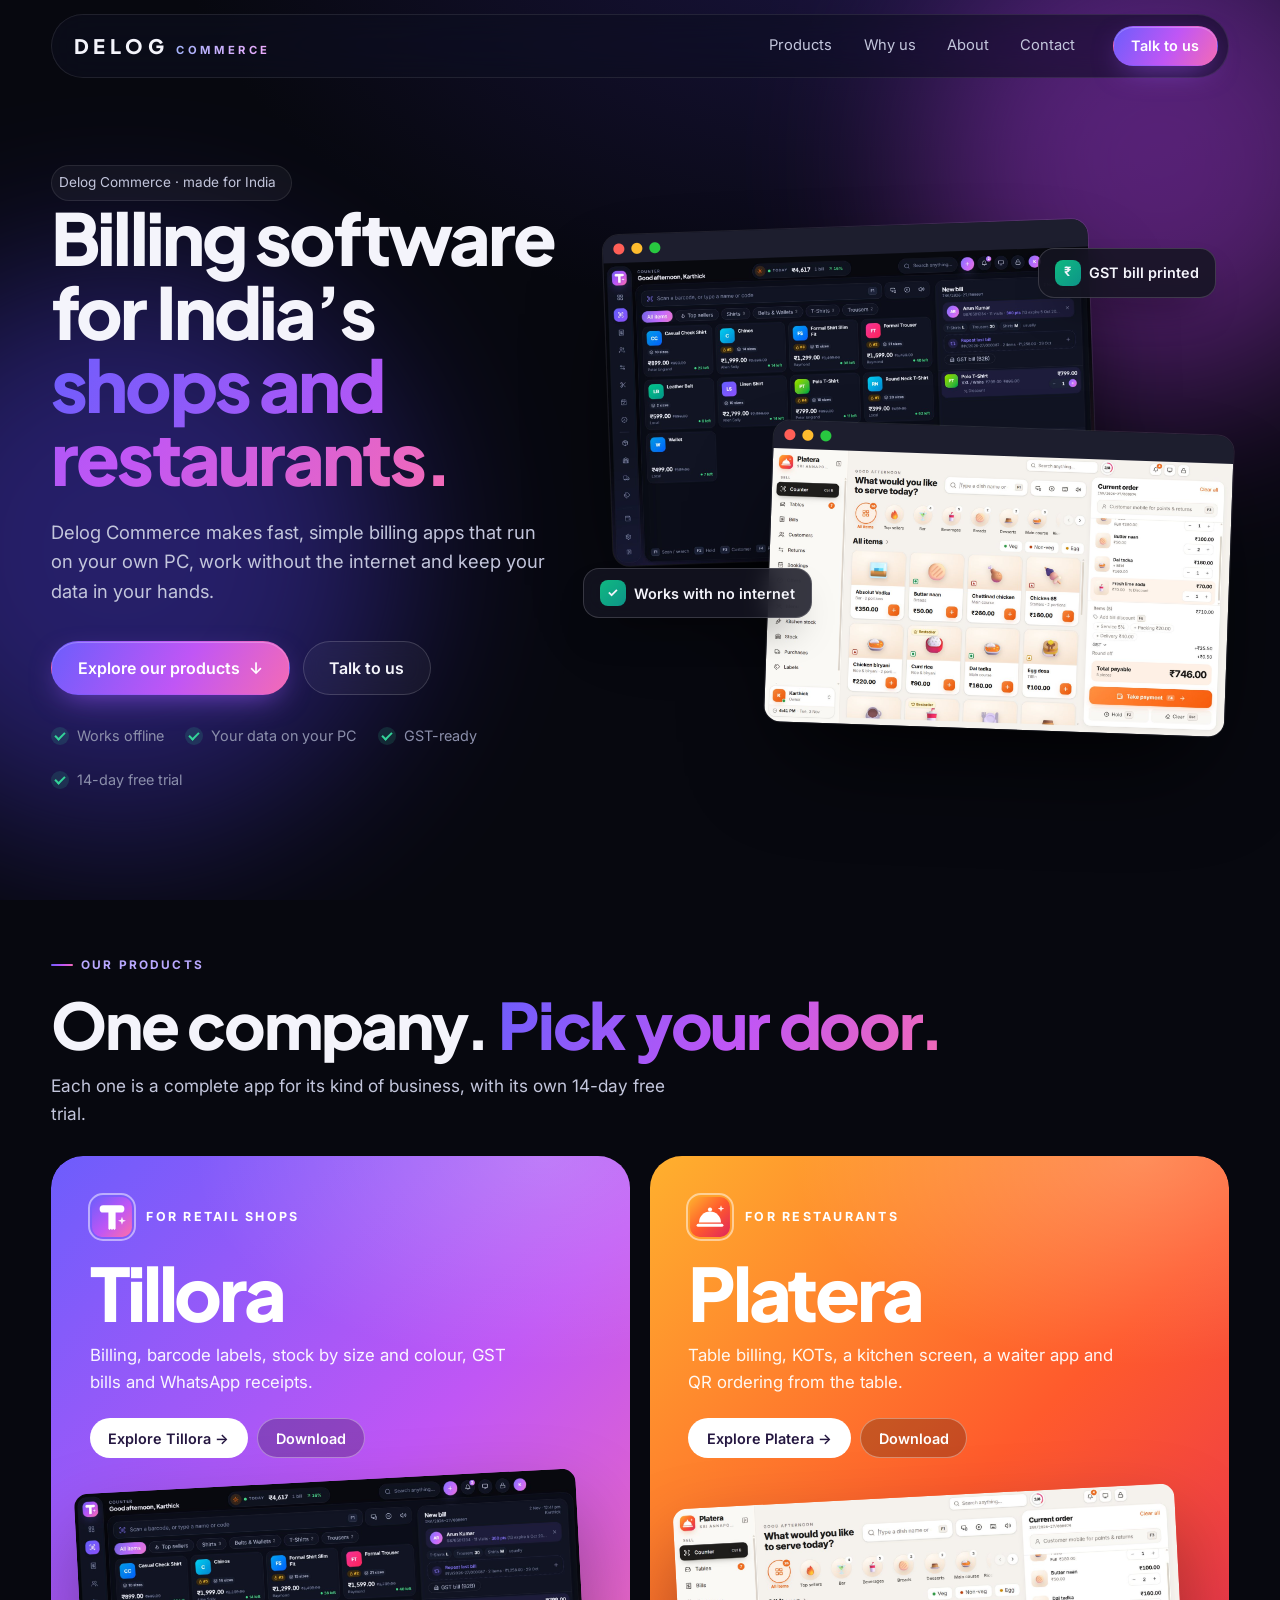
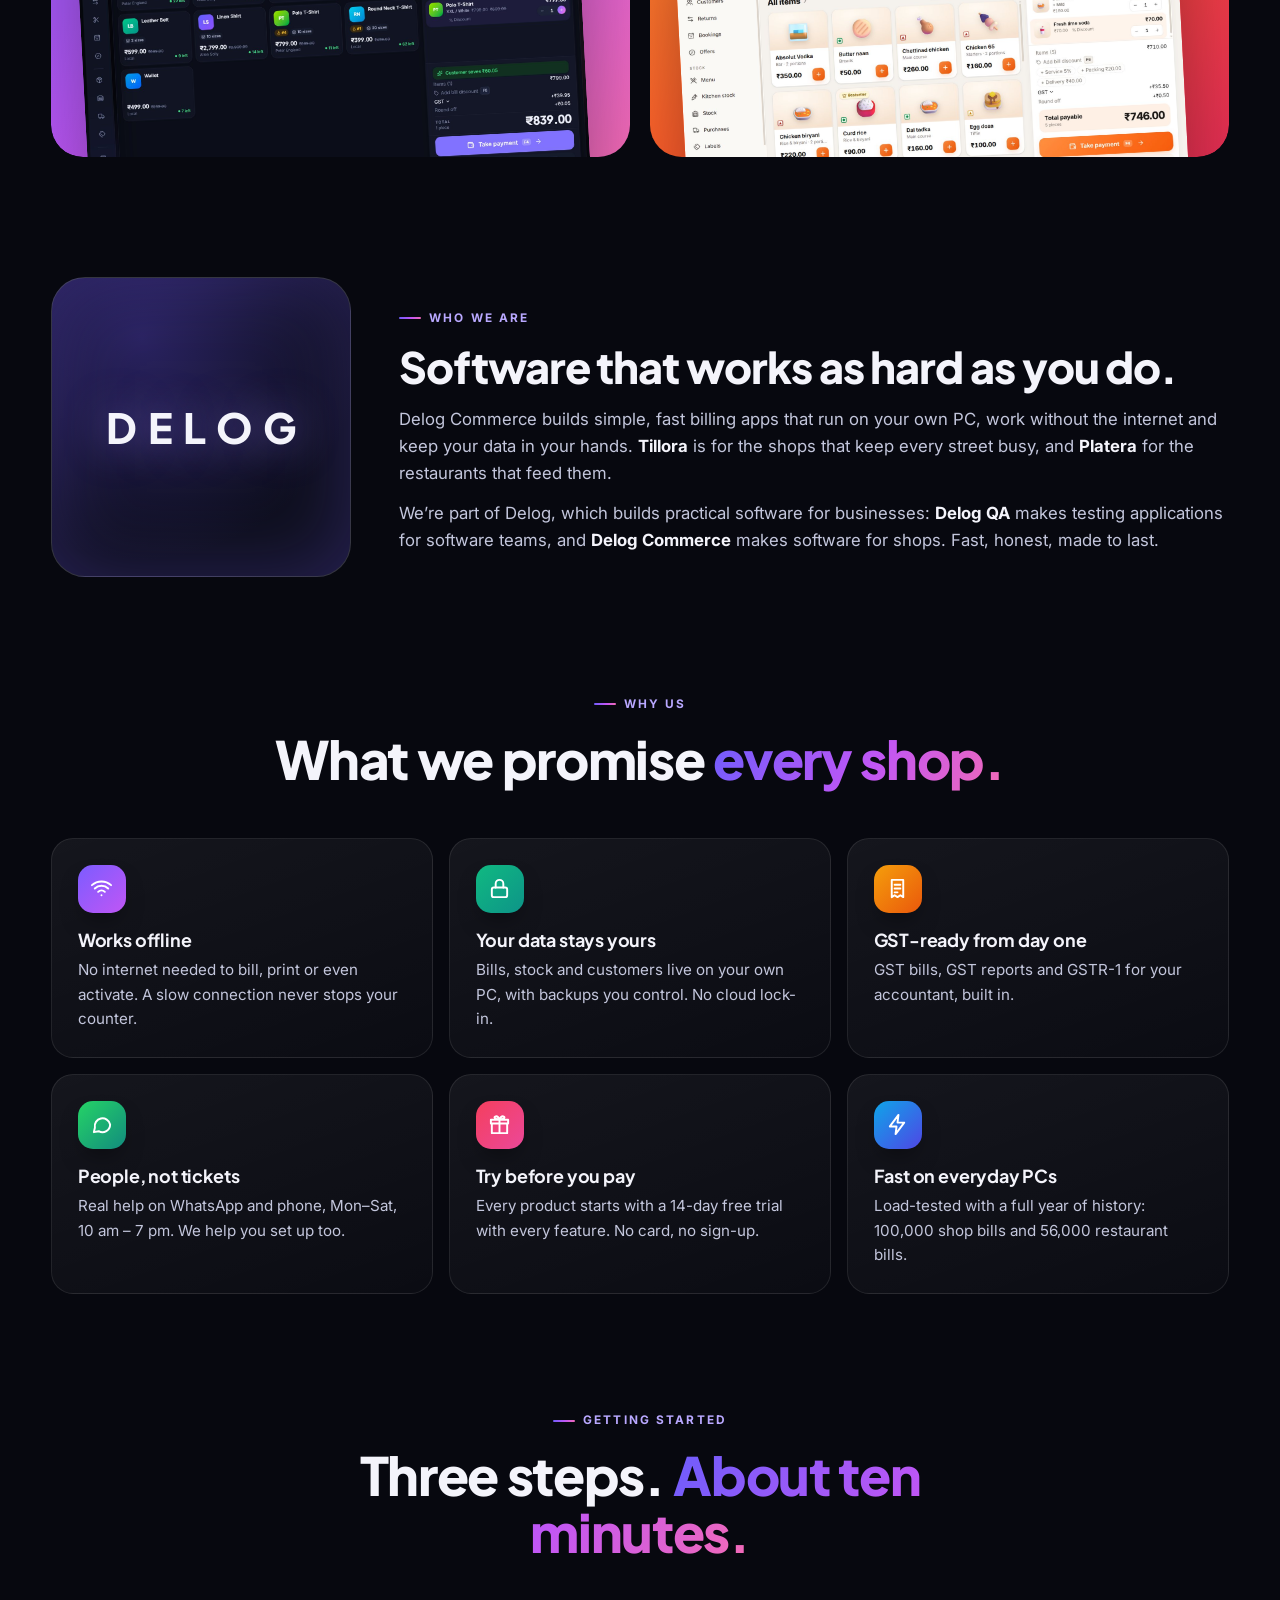
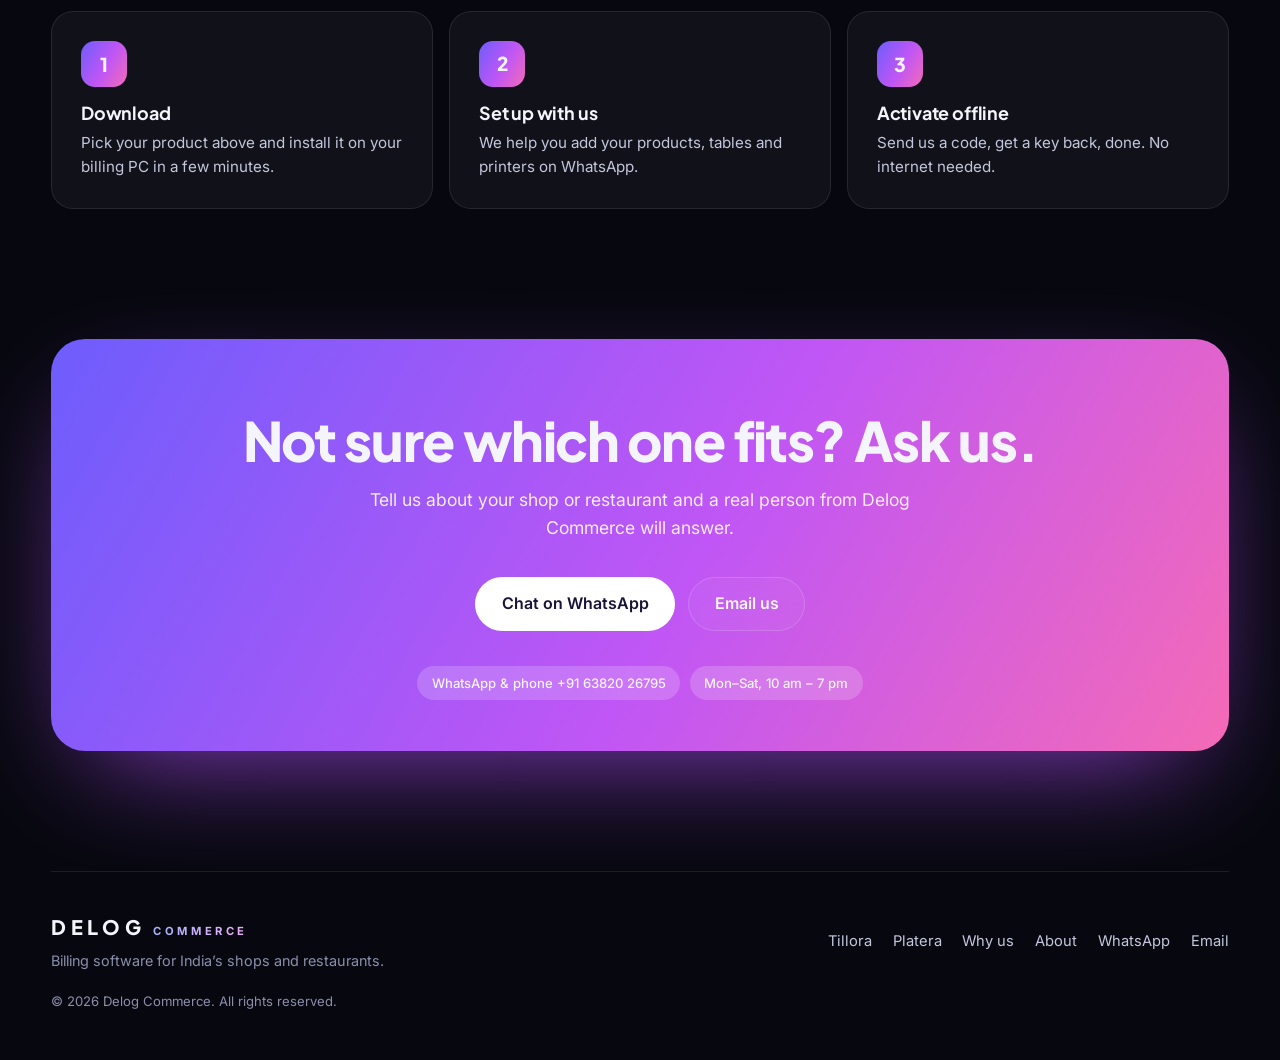
<file: index.html>
<!doctype html>
<html lang="en">
  <head>
    <meta charset="utf-8" />
    <meta name="viewport" content="width=device-width, initial-scale=1" />
    <title>Delog Commerce · Billing software for India’s shops and restaurants</title>
    <meta name="description" content="Delog Commerce makes Tillora for retail shops and Platera for restaurants: fast billing apps for Windows that work without the internet and keep your data on your own PC." />
    <meta property="og:title" content="Delog Commerce" />
    <meta property="og:description" content="Billing software for India’s shops and restaurants. Works offline, your data stays yours." />
    <meta property="og:image" content="assets/screens/counter.jpg" />
    <meta name="theme-color" content="#0b0d1a" />
    <link rel="icon" href="assets/tillora-icon.svg" type="image/svg+xml" />
    <script>
      // This page used to be Tillora's. Old links to its sections (index.html#download, #faq…) go to the Tillora page.
      ;(function () {
        var h = location.hash.slice(1)
        if (h === 'platera') location.replace('platera.html')
        else if (['tillora', 'counter', 'features', 'screens', 'shops', 'download', 'faq'].indexOf(h) >= 0) location.replace('tillora.html#' + h)
      })()
    </script>
    <link rel="preconnect" href="https://fonts.googleapis.com" />
    <link rel="preconnect" href="https://fonts.gstatic.com" crossorigin />
    <link href="https://fonts.googleapis.com/css2?family=Inter:wght@400;500;600&family=Plus+Jakarta+Sans:wght@500;600;700;800&display=swap" rel="stylesheet" />
    <link rel="stylesheet" href="styles.css?v=20261103-4" />
    <link rel="stylesheet" href="platera.css?v=20261103-4" />
    <link rel="stylesheet" href="home.css?v=20261103-4" />
  </head>
  <body class="home">
    <div class="aurora" aria-hidden="true"><span></span><span></span><span></span></div>

    <!-- ===== Navigation ===== -->
    <header class="nav" id="top">
      <a class="brand" href="#top" aria-label="Delog Commerce home">
        <span class="brand-word">DELOG</span><span class="brand-div">Commerce</span>
      </a>
      <nav class="nav-links" aria-label="Main">
        <a href="#products">Products</a>
        <a href="#promises">Why us</a>
        <a href="#about">About</a>
        <a href="#contact">Contact</a>
      </nav>
      <a class="btn btn-primary btn-sm" data-whatsapp="home" href="#">Talk to us</a>
      <button class="nav-menu" aria-label="Open menu" aria-expanded="false"><span></span><span></span></button>
    </header>

    <main>
      <!-- ===== Hero ===== -->
      <section class="home-hero">
        <div>
          <div class="eyebrow">Delog Commerce · made for India</div>
          <h1>Billing software for India’s <span class="grad">shops and restaurants.</span></h1>
          <p class="lead">Delog Commerce makes fast, simple billing apps that run on your own PC, work without the internet and keep your data in your hands.</p>
          <div class="cta-row">
            <a class="btn btn-primary btn-lg" href="#products">Explore our products <span aria-hidden="true">↓</span></a>
            <a class="btn btn-ghost btn-lg" data-whatsapp="home" href="#">Talk to us</a>
          </div>
          <ul class="trust">
            <li><i></i>Works offline</li>
            <li><i></i>Your data on your PC</li>
            <li><i></i>GST-ready</li>
            <li><i></i>14-day free trial</li>
          </ul>
        </div>
        <div class="hero-windows" aria-hidden="true">
          <figure class="hw-back"><img src="assets/screens/counter.jpg" alt="" /></figure>
          <figure class="hw-front"><img src="assets/platera/counter-home.jpg" alt="" /></figure>
          <div class="hw-chip hw-c1"><b>✓</b>Works with no internet</div>
          <div class="hw-chip hw-c2"><b>₹</b>GST bill printed</div>
        </div>
      </section>

      <!-- ===== Products: one door each ===== -->
      <section class="doors" id="products" data-doors>
        <div class="doors-head">
          <div>
            <div class="kicker">Our products</div>
            <h2>One company. <span class="grad">Pick your door.</span></h2>
            <p>Each one is a complete app for its kind of business, with its own 14-day free trial.</p>
          </div>
          <div class="door-arrows">
            <button type="button" data-door-prev aria-label="Previous product"><svg viewBox="0 0 24 24" aria-hidden="true"><path d="M15 6l-6 6 6 6" /></svg></button>
            <button type="button" data-door-next aria-label="Next product"><svg viewBox="0 0 24 24" aria-hidden="true"><path d="M9 6l6 6-6 6" /></svg></button>
          </div>
        </div>
        <div class="door-track" tabindex="0" aria-label="Our products"></div>
        <div class="door-dots"></div>
        <noscript><p class="doors-plain"><a href="tillora.html">Tillora for retail shops</a> · <a href="platera.html">Platera for restaurants</a></p></noscript>
      </section>

      <!-- ===== Who we are ===== -->
      <section class="about reveal" id="about">
        <div class="about-mark"><span class="brand-word">DELOG</span></div>
        <div>
          <div class="kicker">Who we are</div>
          <h2>Software that works as hard as you do.</h2>
          <p>Delog Commerce builds simple, fast billing apps that run on your own PC, work without the internet and keep your data in your hands. <b>Tillora</b> is for the shops that keep every street busy, and <b>Platera</b> for the restaurants that feed them.</p>
          <p>We’re part of Delog, which builds practical software for businesses: <b>Delog QA</b> makes testing applications for software teams, and <b>Delog Commerce</b> makes software for shops. Fast, honest, made to last.</p>
        </div>
      </section>

      <!-- ===== What we promise ===== -->
      <section id="promises">
        <div class="section-head reveal">
          <div class="kicker">Why us</div>
          <h2>What we promise <span class="grad">every shop.</span></h2>
        </div>
        <div class="promises">
          <article class="card reveal" data-tilt>
            <div class="ico i-violet"><svg viewBox="0 0 24 24"><path d="M2 8.5a15 15 0 0 1 20 0M5 12a10 10 0 0 1 14 0M8.5 15.5a5 5 0 0 1 7 0M12 19h.01" /></svg></div>
            <h3>Works offline</h3>
            <p>No internet needed to bill, print or even activate. A slow connection never stops your counter.</p>
          </article>
          <article class="card reveal" data-tilt>
            <div class="ico i-green"><svg viewBox="0 0 24 24"><rect x="4" y="11" width="16" height="10" rx="2" /><path d="M8 11V7a4 4 0 0 1 8 0v4" /></svg></div>
            <h3>Your data stays yours</h3>
            <p>Bills, stock and customers live on your own PC, with backups you control. No cloud lock-in.</p>
          </article>
          <article class="card reveal" data-tilt>
            <div class="ico i-amber"><svg viewBox="0 0 24 24"><path d="M6 3h12v18l-3-2-3 2-3-2-3 2zM9 8h6M9 12h6M9 16h3" /></svg></div>
            <h3>GST-ready from day one</h3>
            <p>GST bills, GST reports and GSTR-1 for your accountant, built in.</p>
          </article>
          <article class="card reveal" data-tilt>
            <div class="ico i-wa"><svg viewBox="0 0 24 24"><path d="M21 12a8 8 0 0 1-11.9 7L4 20l1.1-4.6A8 8 0 1 1 21 12z" /></svg></div>
            <h3>People, not tickets</h3>
            <p>Real help on WhatsApp and phone, Mon–Sat, 10 am – 7 pm. We help you set up too.</p>
          </article>
          <article class="card reveal" data-tilt>
            <div class="ico i-pink"><svg viewBox="0 0 24 24"><path d="M4 11h16v10H4zM3 7h18v4H3zM12 7v14M12 7S10.5 3 8 3.5 7 7 12 7zM12 7s1.5-4 4-3.5S17 7 12 7z" /></svg></div>
            <h3>Try before you pay</h3>
            <p>Every product starts with a 14-day free trial with every feature. No card, no sign-up.</p>
          </article>
          <article class="card reveal" data-tilt>
            <div class="ico i-blue"><svg viewBox="0 0 24 24"><path d="M13 2 4 14h7l-1 8 9-12h-7z" /></svg></div>
            <h3>Fast on everyday PCs</h3>
            <p>Load-tested with a full year of history: 100,000 shop bills and 56,000 restaurant bills.</p>
          </article>
        </div>
      </section>

      <!-- ===== Getting started ===== -->
      <section class="steps-wrap">
        <div class="section-head reveal">
          <div class="kicker">Getting started</div>
          <h2>Three steps. <span class="grad">About ten minutes.</span></h2>
        </div>
        <div class="steps">
          <div class="step reveal"><span class="step-n">1</span><h3>Download</h3><p>Pick your product above and install it on your billing PC in a few minutes.</p></div>
          <div class="step reveal"><span class="step-n">2</span><h3>Set up with us</h3><p>We help you add your products, tables and printers on WhatsApp.</p></div>
          <div class="step reveal"><span class="step-n">3</span><h3>Activate offline</h3><p>Send us a code, get a key back, done. No internet needed.</p></div>
        </div>
      </section>

      <!-- ===== Contact ===== -->
      <section class="cta reveal" id="contact">
        <div class="cta-card">
          <div class="cta-glow" aria-hidden="true"></div>
          <h2>Not sure which one fits? Ask us.</h2>
          <p>Tell us about your shop or restaurant and a real person from Delog Commerce will answer.</p>
          <div class="cta-row center">
            <a class="btn btn-white btn-lg" data-whatsapp="home" href="#">Chat on WhatsApp</a>
            <a class="btn btn-ghost btn-lg" data-email href="#">Email us</a>
          </div>
          <div class="reqs"><span>WhatsApp &amp; phone +91 63820 26795</span><span>Mon–Sat, 10 am – 7 pm</span></div>
        </div>
      </section>
    </main>

    <footer class="footer">
      <div class="f-brand">
        <a class="brand" href="#top"><span class="brand-word">DELOG</span><span class="brand-div">Commerce</span></a>
        <p>Billing software for India’s shops and restaurants.</p>
      </div>
      <div class="f-links">
        <a href="tillora.html">Tillora</a><a href="platera.html">Platera</a><a href="#promises">Why us</a><a href="#about">About</a><a data-whatsapp="home" href="#">WhatsApp</a><a data-email href="#">Email</a>
      </div>
      <p class="f-copy">© <span data-year>2026</span> Delog Commerce. All rights reserved.</p>
    </footer>

    <script src="main.js?v=20261103-4" defer></script>
  </body>
</html>
</file>
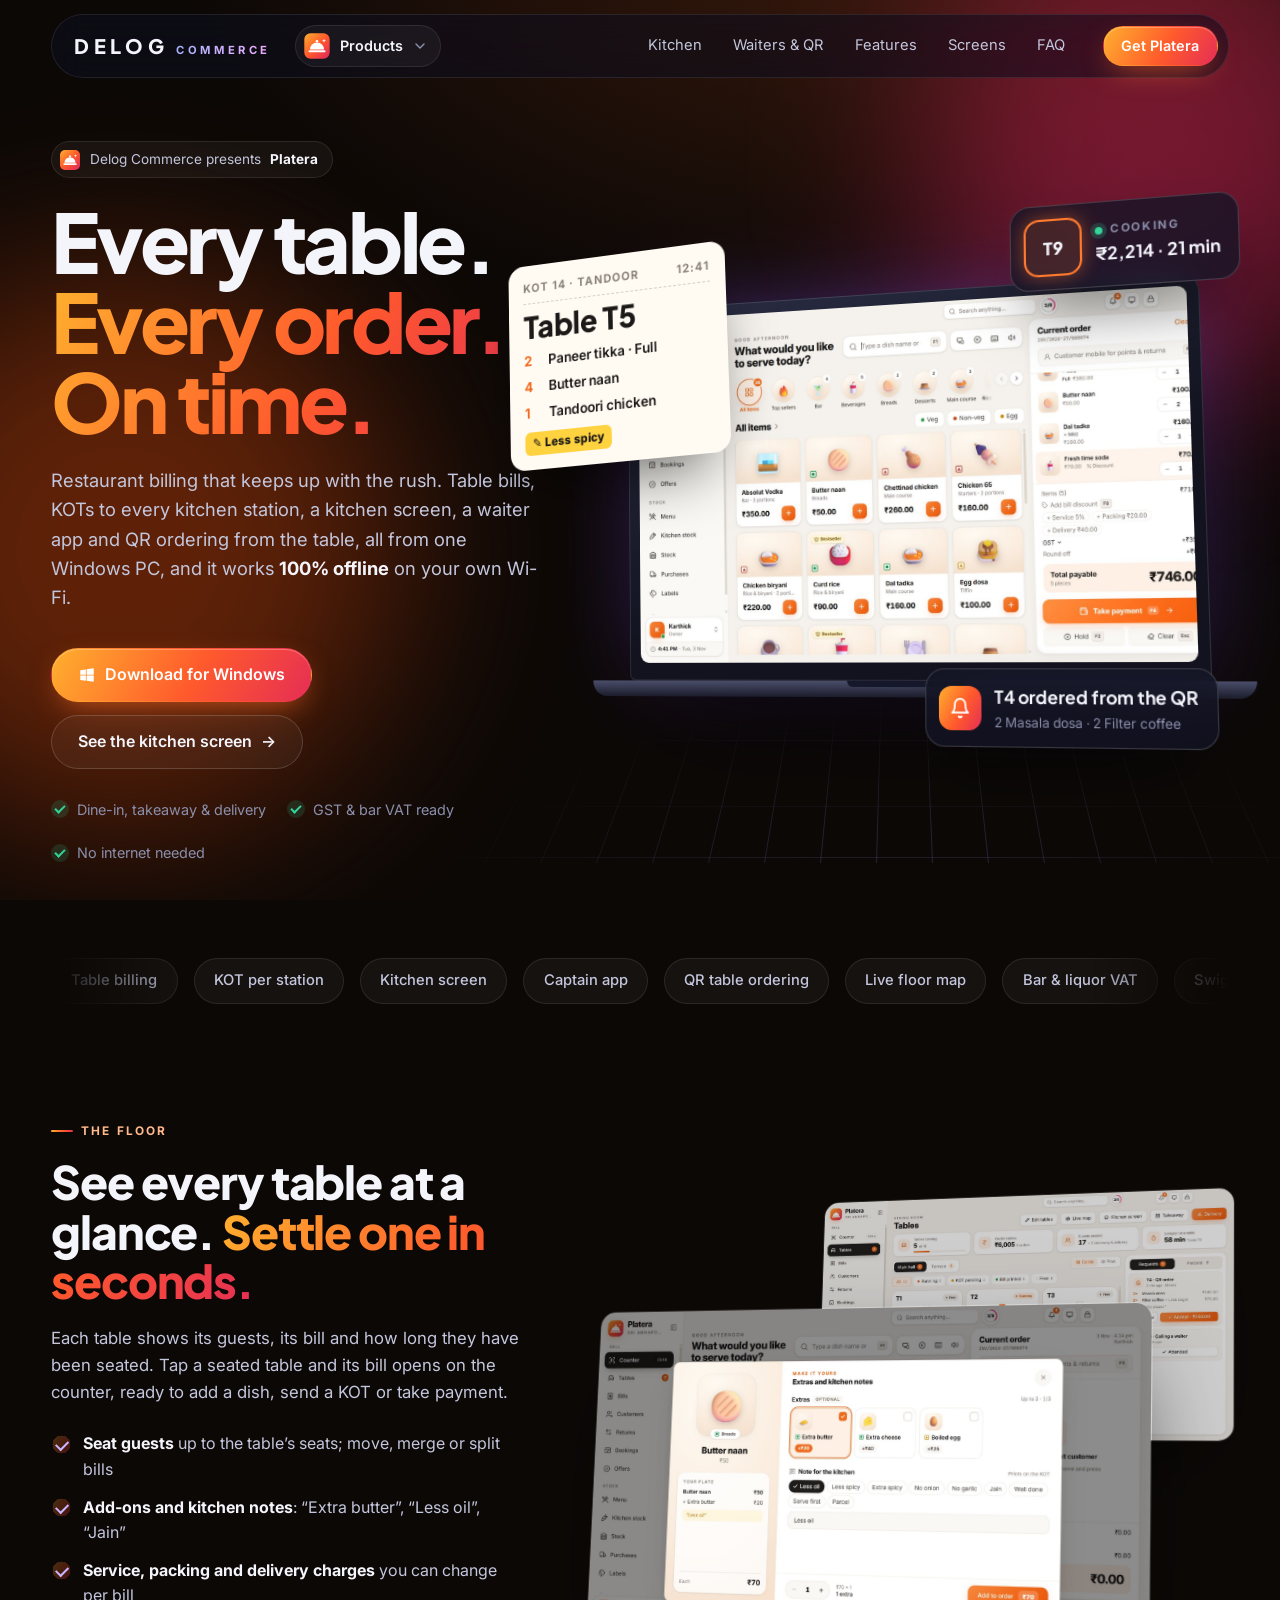
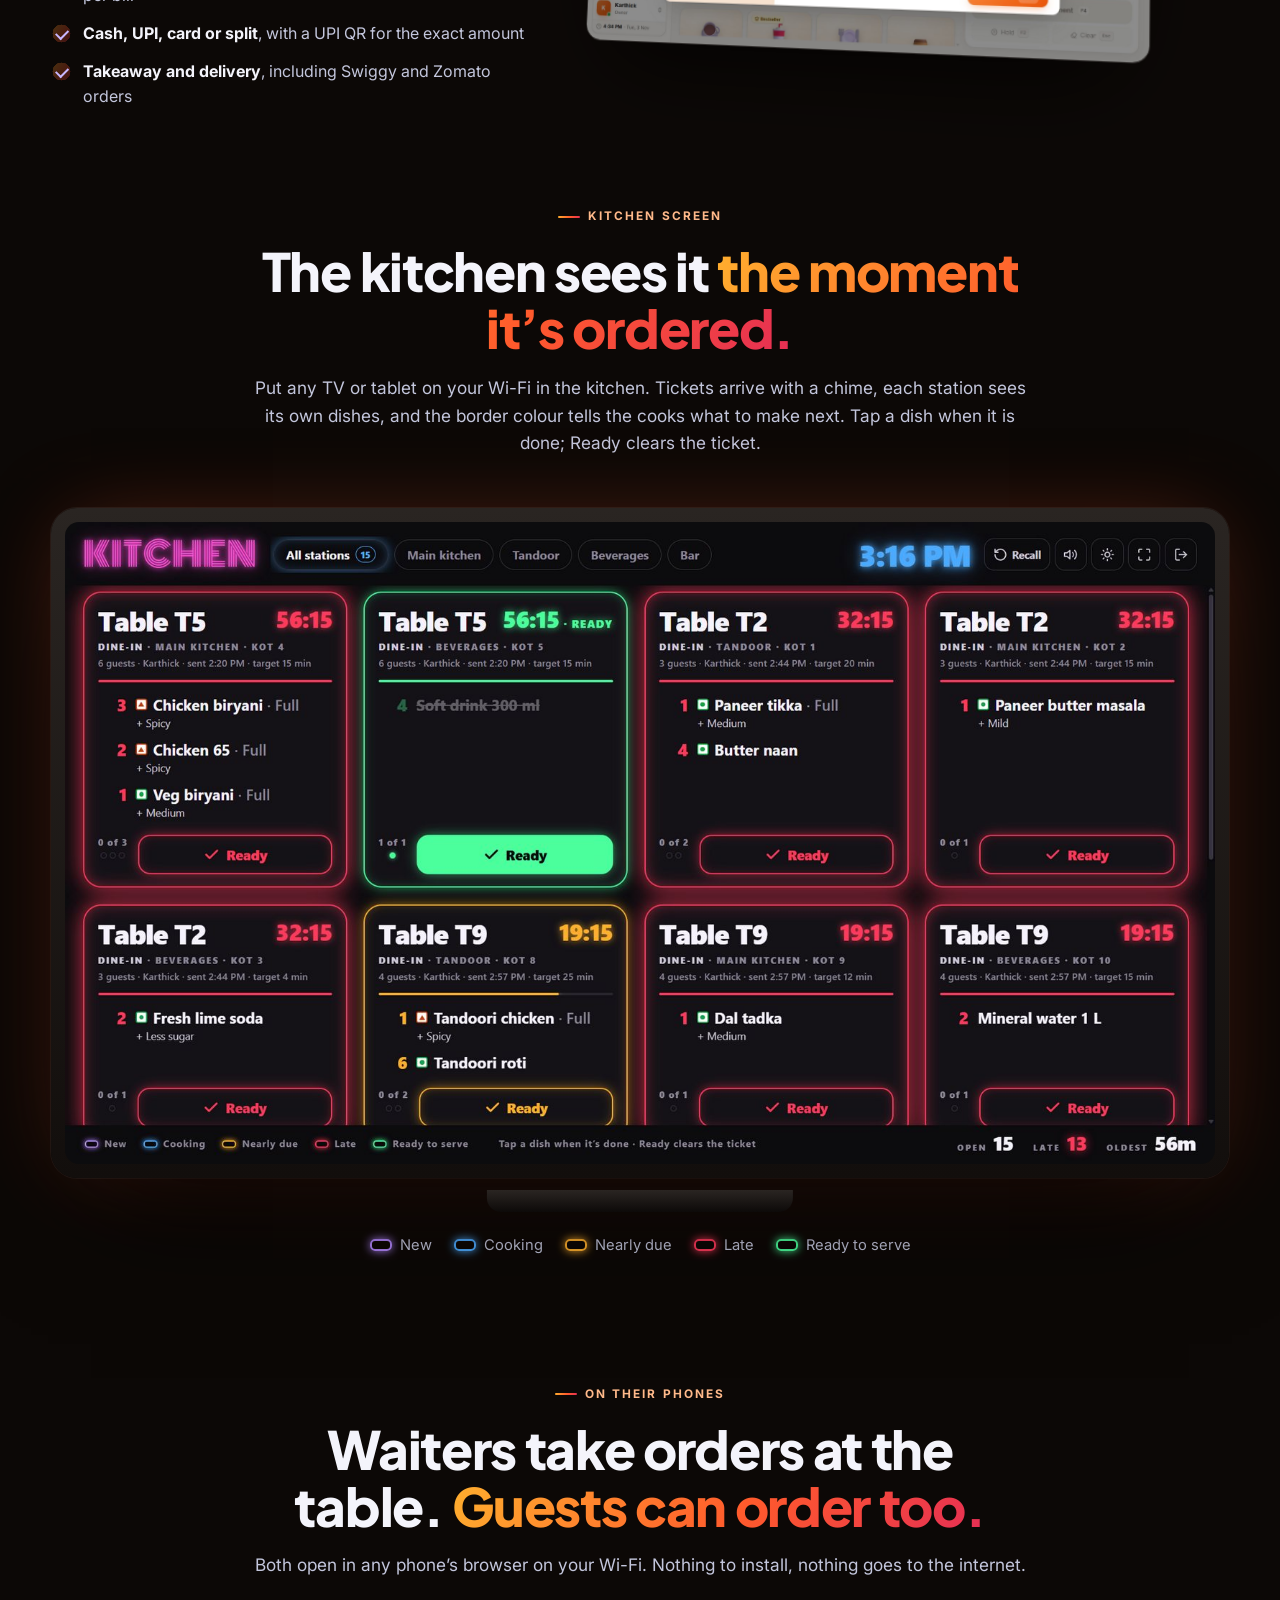
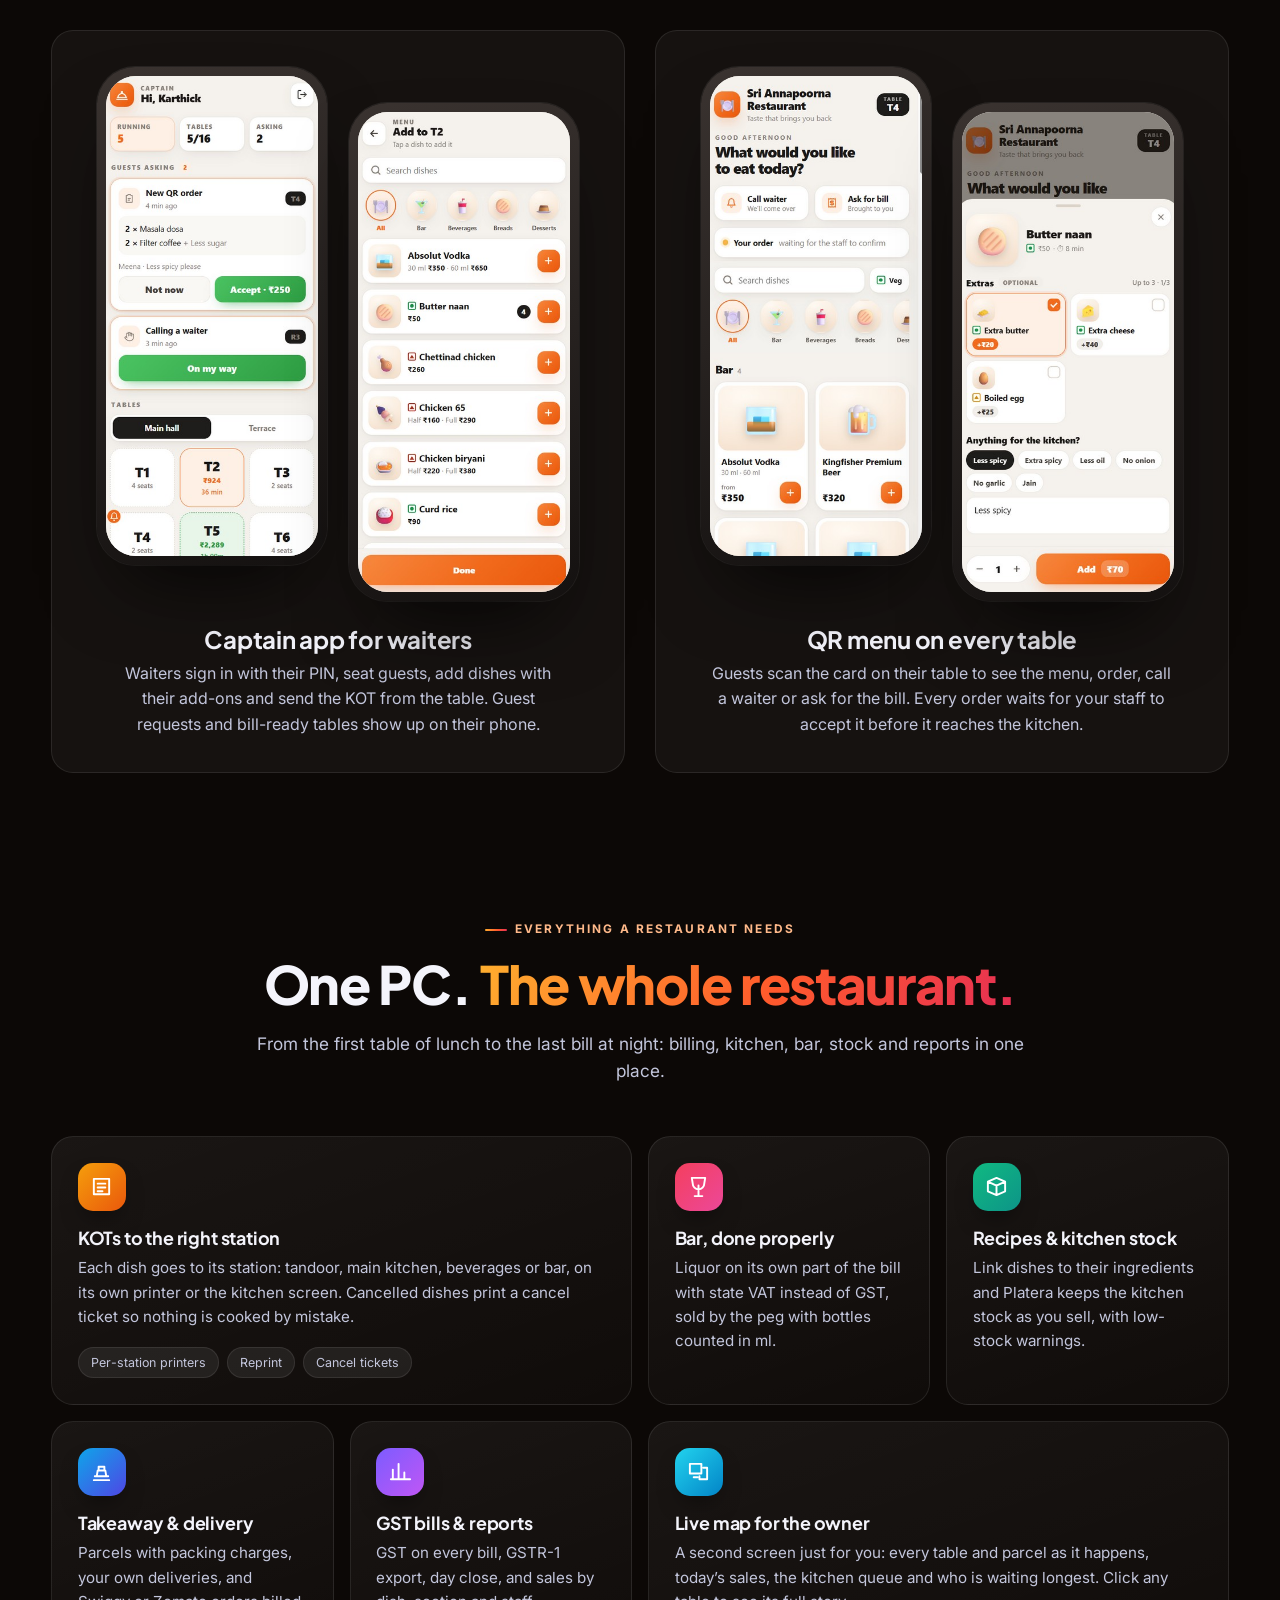
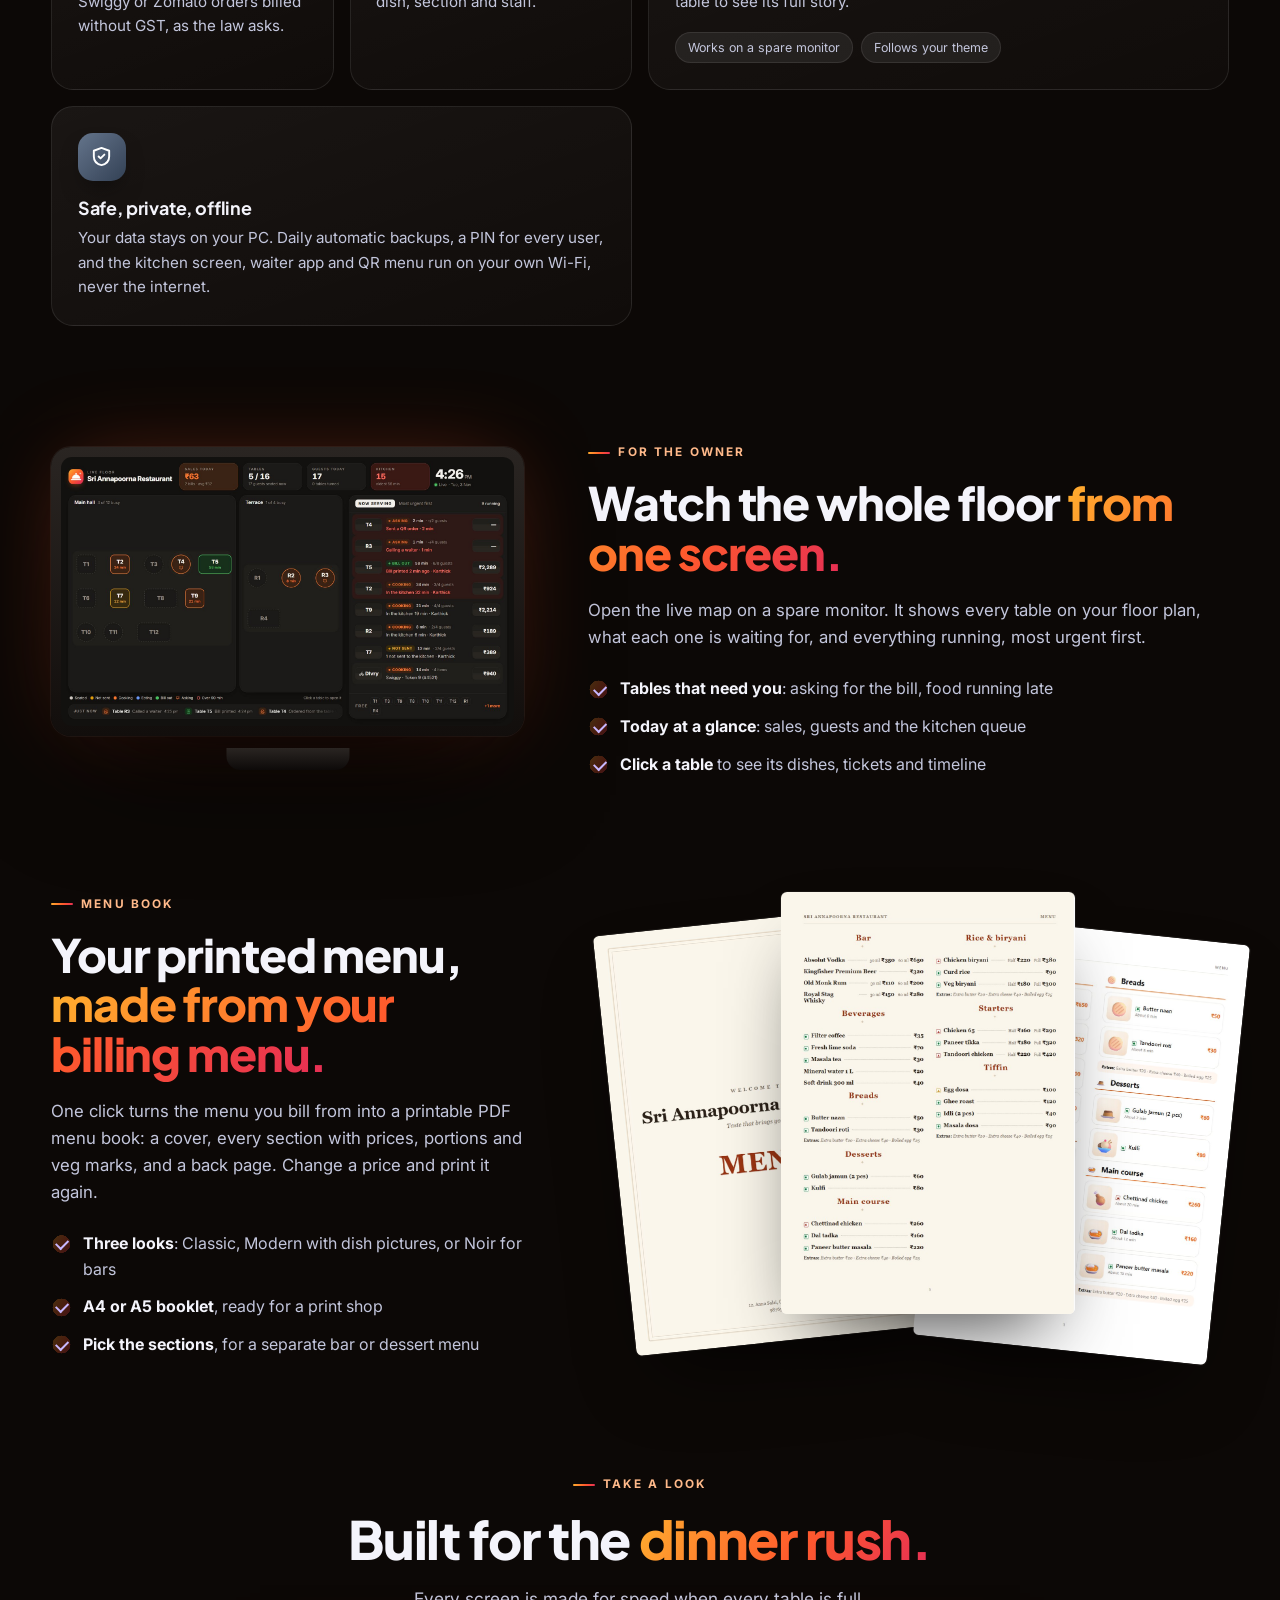
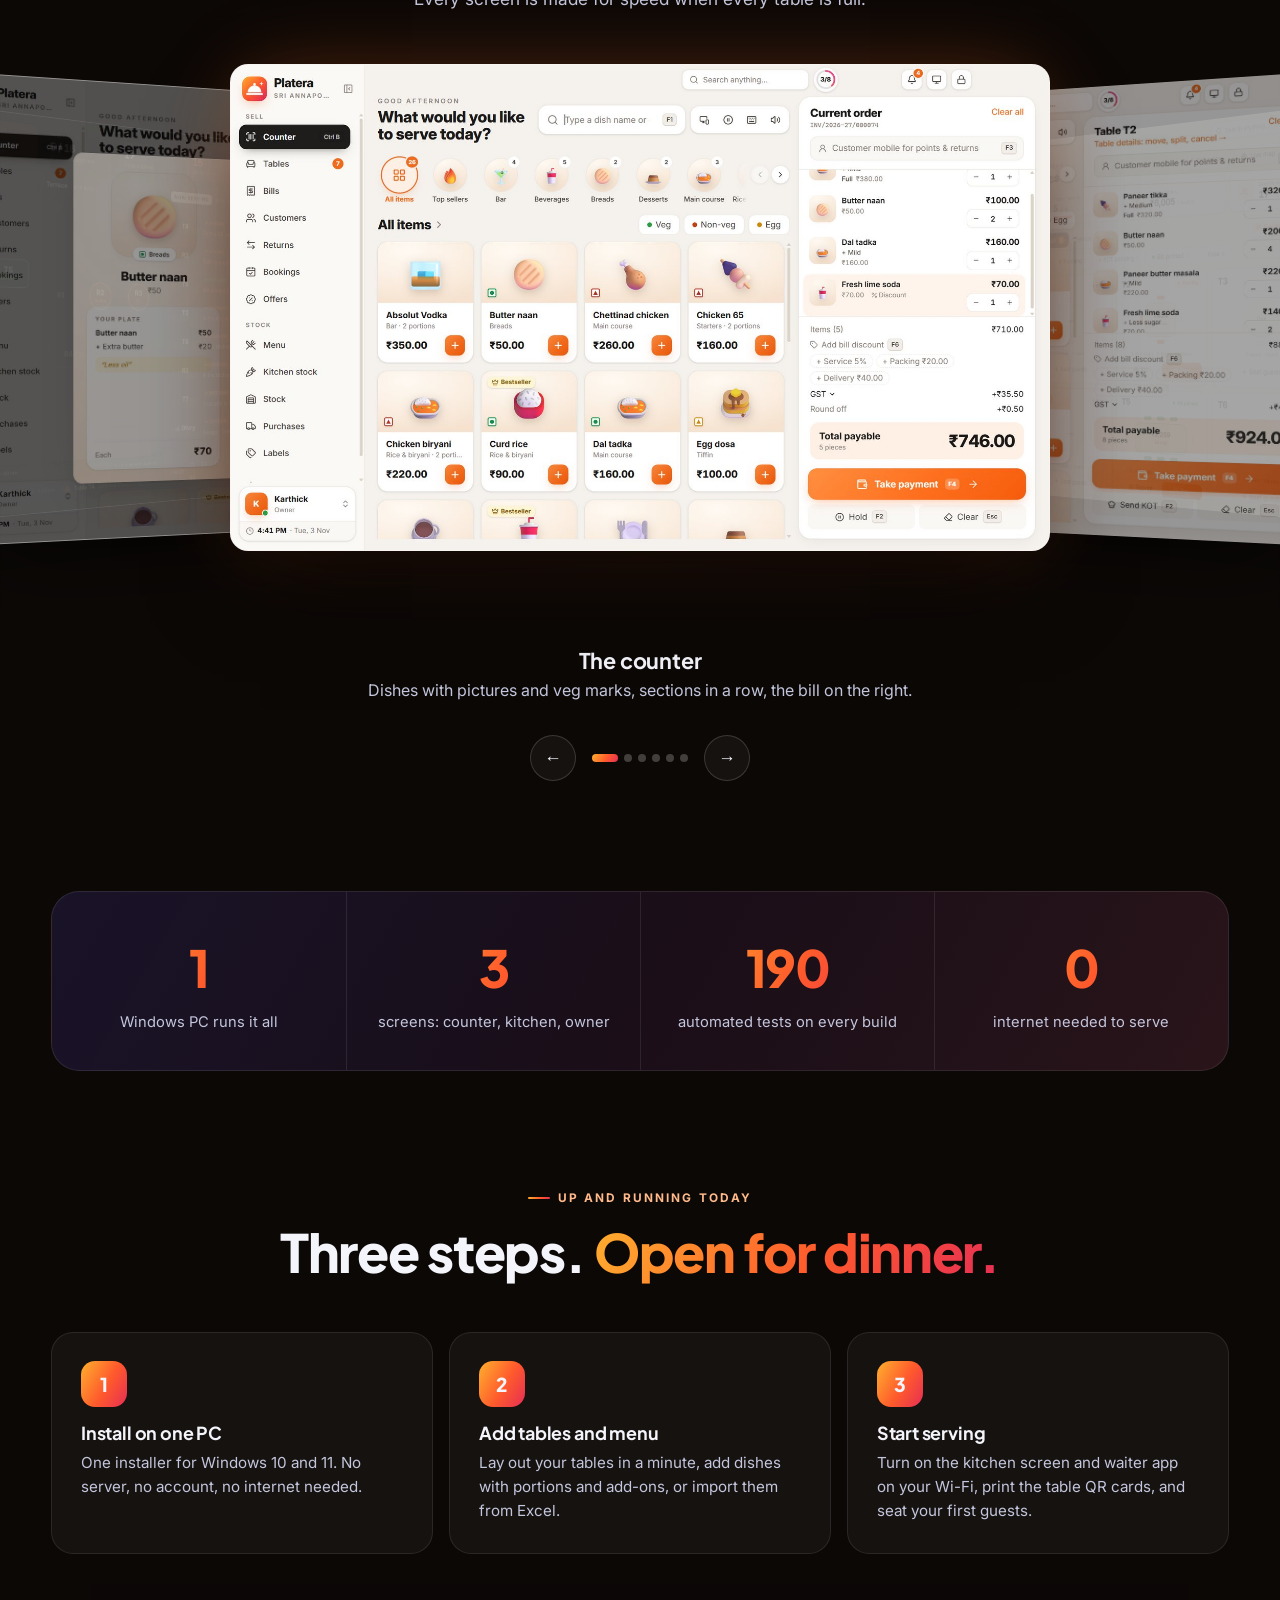
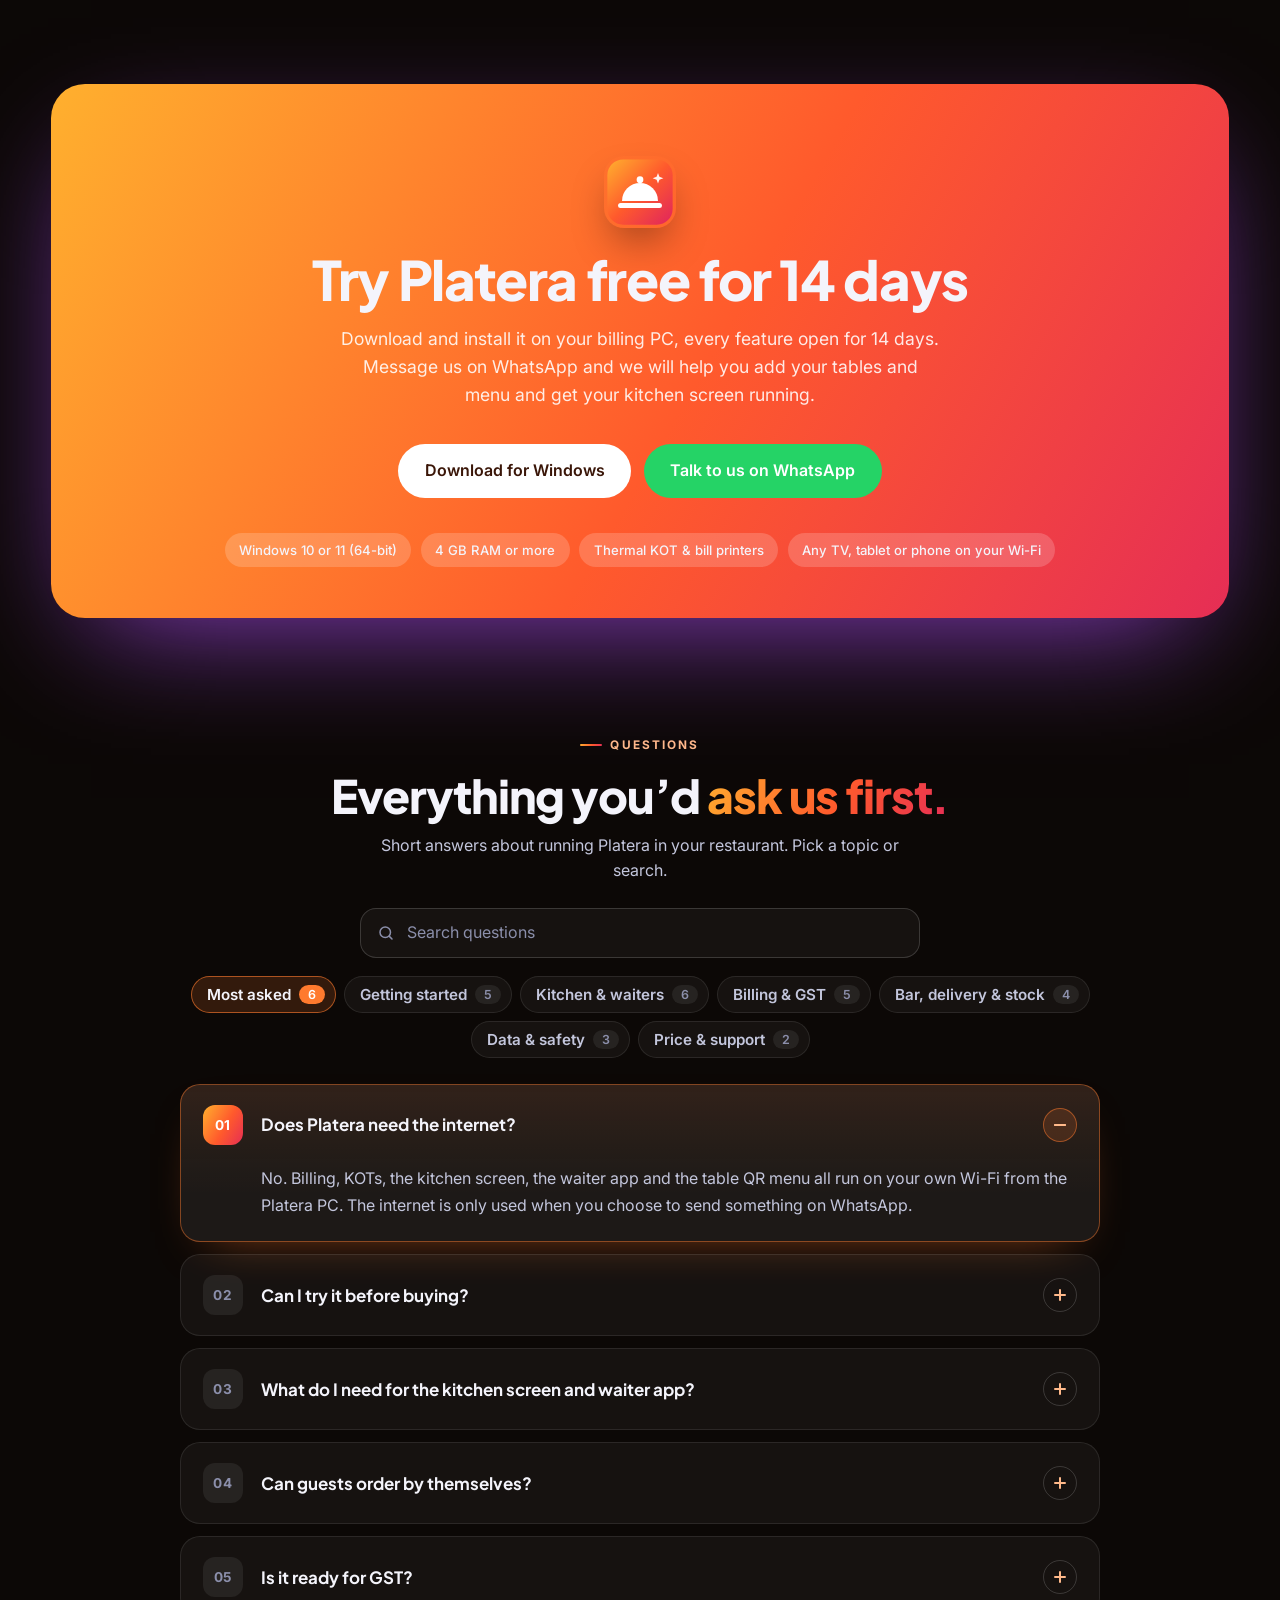
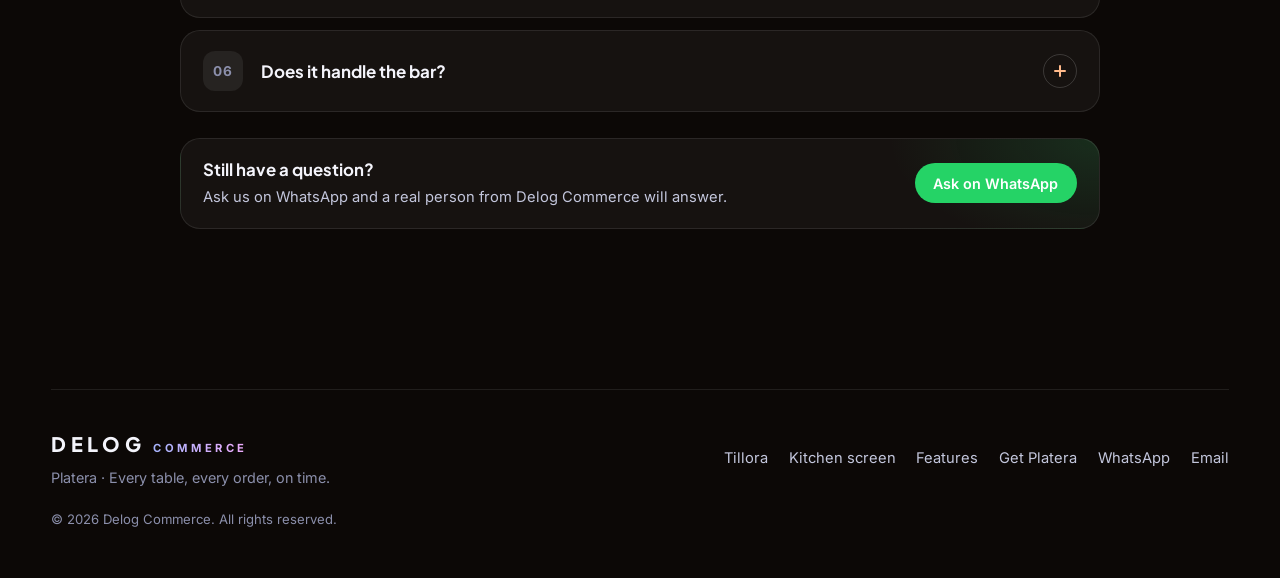
<file: platera.html>
<!doctype html>
<html lang="en">
  <head>
    <meta charset="utf-8" />
    <meta name="viewport" content="width=device-width, initial-scale=1" />
    <title>Platera by Delog Commerce · Restaurant billing that keeps up with the rush</title>
    <meta name="description" content="Platera is a restaurant POS for Windows: table billing, KOTs to every kitchen station, a kitchen screen, a waiter app and QR ordering from the table. GST and bar VAT ready, and it works fully offline on your own Wi-Fi." />
    <meta property="og:title" content="Platera by Delog Commerce" />
    <meta property="og:description" content="Every table. Every order. On time. Restaurant billing, kitchen screen, waiter app and table QR ordering, all offline." />
    <meta property="og:image" content="assets/platera/counter-home.jpg" />
    <meta name="theme-color" content="#0c0806" />
    <link rel="icon" href="assets/platera-icon.svg" type="image/svg+xml" />
    <link rel="preconnect" href="https://fonts.googleapis.com" />
    <link rel="preconnect" href="https://fonts.gstatic.com" crossorigin />
    <link href="https://fonts.googleapis.com/css2?family=Inter:wght@400;500;600&family=Plus+Jakarta+Sans:wght@500;600;700;800&display=swap" rel="stylesheet" />
    <link rel="stylesheet" href="styles.css?v=20261103-3" />
    <link rel="stylesheet" href="platera.css?v=20261103-3" />
  </head>
  <body class="platera">
    <div class="aurora" aria-hidden="true"><span></span><span></span><span></span></div>

    <!-- ===== Navigation ===== -->
    <header class="nav" id="top">
      <a class="brand" href="index.html" aria-label="Delog Commerce home">
        <span class="brand-word">DELOG</span><span class="brand-div">Commerce</span>
      </a>
      <div class="pmenu" data-product="platera">
        <button class="pmenu-btn" type="button" aria-expanded="false" aria-haspopup="true" aria-controls="pmenu-panel"></button>
        <div class="pmenu-panel" id="pmenu-panel" hidden></div>
      </div>
      <nav class="nav-links" aria-label="Main">
        <a href="#kitchen">Kitchen</a>
        <a href="#phones">Waiters &amp; QR</a>
        <a href="#features">Features</a>
        <a href="#screens">Screens</a>
        <a href="#faq">FAQ</a>
      </nav>
      <a class="btn btn-primary btn-sm" data-platera-download href="#get">Get Platera</a>
      <button class="nav-menu" aria-label="Open menu" aria-expanded="false"><span></span><span></span></button>
    </header>

    <main>
      <!-- ===== Hero ===== -->
      <section class="hero" id="platera">
        <div class="hero-copy reveal">
          <div class="eyebrow"><img src="assets/platera-icon.svg" alt="" width="22" height="22" /> Delog Commerce presents <b>Platera</b></div>
          <h1>Every table. <span class="grad">Every order. On time.</span></h1>
          <p class="lead">Restaurant billing that keeps up with the rush. Table bills, KOTs to every kitchen station, a kitchen screen, a waiter app and QR ordering from the table, all from one Windows PC, and it works <b>100% offline</b> on your own Wi-Fi.</p>
          <div class="cta-row">
            <a class="btn btn-primary btn-lg" data-platera-download href="#get">
              <svg viewBox="0 0 24 24" aria-hidden="true"><path d="M3 5.5 10.5 4.5v7H3zM11.5 4.3 21 3v8.5h-9.5zM3 12.5h7.5v7L3 18.5zM11.5 12.5H21V21l-9.5-1.3z" fill="currentColor" /></svg>
              <span data-platera-label>Get early access</span>
            </a>
            <a class="btn btn-ghost btn-lg" href="#kitchen">See the kitchen screen <span aria-hidden="true">→</span></a>
          </div>
          <ul class="trust">
            <li><i></i>Dine-in, takeaway &amp; delivery</li>
            <li><i></i>GST &amp; bar VAT ready</li>
            <li><i></i>No internet needed</li>
          </ul>
        </div>

        <div class="stage reveal" data-tilt-stage>
          <div class="floor" aria-hidden="true"></div>
          <div class="scene">
            <div class="laptop">
              <div class="lid">
                <div class="bezel"><img src="assets/platera/counter-home.jpg" alt="Platera counter: dishes with food pictures, sections and a bill in progress" /></div>
              </div>
              <div class="base"><span></span></div>
            </div>

            <div class="float f-kot" aria-hidden="true">
              <div class="k-head"><span>KOT 14 · TANDOOR</span><span>12:41</span></div>
              <div class="k-table">Table T5</div>
              <div class="k-item"><b>2</b> Paneer tikka · Full</div>
              <div class="k-item"><b>4</b> Butter naan</div>
              <div class="k-item"><b>1</b> Tandoori chicken</div>
              <span class="k-note">✎ Less spicy</span>
            </div>

            <div class="float f-table" aria-hidden="true">
              <span class="t-top">T9</span>
              <div><div class="f-label"><i class="dot"></i>COOKING</div><div class="f-mid">₹2,214 · 21 min</div></div>
            </div>

            <div class="float f-qr-order" aria-hidden="true">
              <span class="bell"><svg viewBox="0 0 24 24" fill="none" stroke="currentColor" stroke-width="2" stroke-linecap="round" stroke-linejoin="round"><path d="M6 8a6 6 0 0 1 12 0c0 7 3 9 3 9H3s3-2 3-9" /><path d="M10.3 21a1.94 1.94 0 0 0 3.4 0" /></svg></span>
              <div><div class="f-mid">T4 ordered from the QR</div><div class="f-small">2 Masala dosa · 2 Filter coffee</div></div>
            </div>
          </div>
        </div>
      </section>

      <!-- ===== Marquee ===== -->
      <div class="marquee" aria-hidden="true">
        <div class="marquee-track">
          <span>Table billing</span><span>KOT per station</span><span>Kitchen screen</span><span>Captain app</span><span>QR table ordering</span><span>Live floor map</span><span>Bar &amp; liquor VAT</span><span>Swiggy &amp; Zomato orders</span><span>Menu book PDF</span><span>Works offline</span>
          <span>Table billing</span><span>KOT per station</span><span>Kitchen screen</span><span>Captain app</span><span>QR table ordering</span><span>Live floor map</span><span>Bar &amp; liquor VAT</span><span>Swiggy &amp; Zomato orders</span><span>Menu book PDF</span><span>Works offline</span>
        </div>
      </div>

      <!-- ===== Tables & counter ===== -->
      <section class="split" id="tables">
        <div class="split-copy reveal">
          <div class="kicker">The floor</div>
          <h2>See every table at a glance. <span class="grad">Settle one in seconds.</span></h2>
          <p>Each table shows its guests, its bill and how long they have been seated. Tap a seated table and its bill opens on the counter, ready to add a dish, send a KOT or take payment.</p>
          <ul class="ticks">
            <li><b>Seat guests</b> up to the table’s seats; move, merge or split bills</li>
            <li><b>Add-ons and kitchen notes</b>: “Extra butter”, “Less oil”, “Jain”</li>
            <li><b>Service, packing and delivery charges</b> you can change per bill</li>
            <li><b>Cash, UPI, card or split</b>, with a UPI QR for the exact amount</li>
            <li><b>Takeaway and delivery</b>, including Swiggy and Zomato orders</li>
          </ul>
        </div>
        <div class="stack reveal" data-tilt>
          <img class="stack-back" src="assets/platera/tables.jpg" alt="Tables page with each table drawn as a table top, its bill and minutes seated, and guest requests on the side" loading="lazy" />
          <img class="stack-front" src="assets/platera/addons.jpg" alt="Add-ons window for Butter naan with extra butter picked and a Less oil note" loading="lazy" />
        </div>
      </section>

      <!-- ===== Kitchen screen ===== -->
      <section class="showcase" id="kitchen">
        <div class="section-head reveal">
          <div class="kicker">Kitchen screen</div>
          <h2>The kitchen sees it <span class="grad">the moment it’s ordered.</span></h2>
          <p>Put any TV or tablet on your Wi-Fi in the kitchen. Tickets arrive with a chime, each station sees its own dishes, and the border colour tells the cooks what to make next. Tap a dish when it is done; Ready clears the ticket.</p>
        </div>
        <div class="tv reveal"><img src="assets/platera/kitchen.jpg" alt="Kitchen screen: tickets for each table with glowing borders by urgency, timers and Ready buttons" loading="lazy" /></div>
        <div class="legend reveal">
          <span><i style="--c: #b388ff"></i>New</span>
          <span><i style="--c: #4dabff"></i>Cooking</span>
          <span><i style="--c: #ffb02e"></i>Nearly due</span>
          <span><i style="--c: #ff3b5c"></i>Late</span>
          <span><i style="--c: #4cff9d"></i>Ready to serve</span>
        </div>
      </section>

      <!-- ===== Phones ===== -->
      <section class="phones-wrap" id="phones">
        <div class="section-head reveal">
          <div class="kicker">On their phones</div>
          <h2>Waiters take orders at the table. <span class="grad">Guests can order too.</span></h2>
          <p>Both open in any phone’s browser on your Wi-Fi. Nothing to install, nothing goes to the internet.</p>
        </div>
        <div class="phones">
          <article class="phone-card reveal">
            <div class="phone-pair">
              <div class="phone"><div class="screen"><img src="assets/platera/captain-tables.jpg" alt="Captain app: tables, guest requests and running bills" loading="lazy" /></div></div>
              <div class="phone"><div class="screen"><img src="assets/platera/captain-menu.jpg" alt="Captain app menu with dishes and sections" loading="lazy" /></div></div>
            </div>
            <div>
              <h3>Captain app for waiters</h3>
              <p>Waiters sign in with their PIN, seat guests, add dishes with their add-ons and send the KOT from the table. Guest requests and bill-ready tables show up on their phone.</p>
            </div>
          </article>
          <article class="phone-card reveal">
            <div class="phone-pair">
              <div class="phone"><div class="screen"><img src="assets/platera/guest-menu.jpg" alt="Table QR menu: the restaurant's menu with sections, dish pictures and prices" loading="lazy" /></div></div>
              <div class="phone"><div class="screen"><img src="assets/platera/guest-dish.jpg" alt="Guest adding Butter naan with extra butter and a Less spicy note" loading="lazy" /></div></div>
            </div>
            <div>
              <h3>QR menu on every table</h3>
              <p>Guests scan the card on their table to see the menu, order, call a waiter or ask for the bill. Every order waits for your staff to accept it before it reaches the kitchen.</p>
            </div>
          </article>
        </div>
      </section>

      <!-- ===== Features bento ===== -->
      <section class="features" id="features">
        <div class="section-head reveal">
          <div class="kicker">Everything a restaurant needs</div>
          <h2>One PC. <span class="grad">The whole restaurant.</span></h2>
          <p>From the first table of lunch to the last bill at night: billing, kitchen, bar, stock and reports in one place.</p>
        </div>
        <div class="bento">
          <article class="card c-wide reveal" data-tilt>
            <div class="ico i-amber"><svg viewBox="0 0 24 24"><path d="M4 4h16v16H4z M8 9h8 M8 13h8 M8 17h5" /></svg></div>
            <h3>KOTs to the right station</h3>
            <p>Each dish goes to its station: tandoor, main kitchen, beverages or bar, on its own printer or the kitchen screen. Cancelled dishes print a cancel ticket so nothing is cooked by mistake.</p>
            <div class="chips"><span>Per-station printers</span><span>Reprint</span><span>Cancel tickets</span></div>
          </article>
          <article class="card reveal" data-tilt>
            <div class="ico i-pink"><svg viewBox="0 0 24 24"><path d="M8 22h8 M12 11v11 M5 3h14l-1 6a6 6 0 0 1-12 0z" /></svg></div>
            <h3>Bar, done properly</h3>
            <p>Liquor on its own part of the bill with state VAT instead of GST, sold by the peg with bottles counted in ml.</p>
          </article>
          <article class="card reveal" data-tilt>
            <div class="ico i-green"><svg viewBox="0 0 24 24"><path d="M3 7l9-4 9 4-9 4zM3 7v10l9 4 9-4V7M12 11v10" /></svg></div>
            <h3>Recipes &amp; kitchen stock</h3>
            <p>Link dishes to their ingredients and Platera keeps the kitchen stock as you sell, with low-stock warnings.</p>
          </article>
          <article class="card reveal" data-tilt>
            <div class="ico i-blue"><svg viewBox="0 0 24 24"><path d="M5 17h14 M7 17l1-6h8l1 6 M9 11V7h6v4 M4 21h16" /></svg></div>
            <h3>Takeaway &amp; delivery</h3>
            <p>Parcels with packing charges, your own deliveries, and Swiggy or Zomato orders billed without GST, as the law asks.</p>
          </article>
          <article class="card reveal" data-tilt>
            <div class="ico i-violet"><svg viewBox="0 0 24 24"><path d="M4 20V10M10 20V4M16 20v-7M22 20H2" /></svg></div>
            <h3>GST bills &amp; reports</h3>
            <p>GST on every bill, GSTR-1 export, day close, and sales by dish, section and staff.</p>
          </article>
          <article class="card c-wide reveal" data-tilt>
            <div class="ico i-cyan"><svg viewBox="0 0 24 24"><path d="M3 4h12v10H3zM17 8h4v12h-8v-3M7 18h4" /></svg></div>
            <h3>Live map for the owner</h3>
            <p>A second screen just for you: every table and parcel as it happens, today’s sales, the kitchen queue and who is waiting longest. Click any table to see its full story.</p>
            <div class="chips"><span>Works on a spare monitor</span><span>Follows your theme</span></div>
          </article>
          <article class="card c-wide reveal" data-tilt>
            <div class="ico i-slate"><svg viewBox="0 0 24 24"><path d="M12 3l8 3v6c0 5-3.5 8-8 9-4.5-1-8-4-8-9V6z M9 12l2 2 4-4" /></svg></div>
            <h3>Safe, private, offline</h3>
            <p>Your data stays on your PC. Daily automatic backups, a PIN for every user, and the kitchen screen, waiter app and QR menu run on your own Wi-Fi, never the internet.</p>
          </article>
        </div>
      </section>

      <!-- ===== Live map ===== -->
      <section class="split" id="live">
        <div class="tv tv-side reveal"><img src="assets/platera/live-map.jpg" alt="Owner's live map: tables on the floor plan beside a list of everything running, most urgent first" loading="lazy" /></div>
        <div class="split-copy reveal">
          <div class="kicker">For the owner</div>
          <h2>Watch the whole floor <span class="grad">from one screen.</span></h2>
          <p>Open the live map on a spare monitor. It shows every table on your floor plan, what each one is waiting for, and everything running, most urgent first.</p>
          <ul class="ticks">
            <li><b>Tables that need you</b>: asking for the bill, food running late</li>
            <li><b>Today at a glance</b>: sales, guests and the kitchen queue</li>
            <li><b>Click a table</b> to see its dishes, tickets and timeline</li>
          </ul>
        </div>
      </section>

      <!-- ===== Menu book ===== -->
      <section class="split" id="menu-book">
        <div class="split-copy reveal">
          <div class="kicker">Menu book</div>
          <h2>Your printed menu, <span class="grad">made from your billing menu.</span></h2>
          <p>One click turns the menu you bill from into a printable PDF menu book: a cover, every section with prices, portions and veg marks, and a back page. Change a price and print it again.</p>
          <ul class="ticks">
            <li><b>Three looks</b>: Classic, Modern with dish pictures, or Noir for bars</li>
            <li><b>A4 or A5 booklet</b>, ready for a print shop</li>
            <li><b>Pick the sections</b>, for a separate bar or dessert menu</li>
          </ul>
        </div>
        <div class="book reveal">
          <img src="assets/platera/menu-book-cover.jpg" alt="Menu book cover" loading="lazy" />
          <img src="assets/platera/menu-book-classic.jpg" alt="Menu book page in the Classic look" loading="lazy" />
          <img src="assets/platera/menu-book-modern.jpg" alt="Menu book page in the Modern look with dish pictures" loading="lazy" />
        </div>
      </section>

      <!-- ===== Screens carousel ===== -->
      <section class="screens" id="screens">
        <div class="section-head reveal">
          <div class="kicker">Take a look</div>
          <h2>Built for the <span class="grad">dinner rush.</span></h2>
          <p>Every screen is made for speed when every table is full.</p>
        </div>
        <div class="coverflow reveal" tabindex="0" aria-roledescription="carousel" aria-label="Platera screenshots">
          <figure data-title="The counter" data-text="Dishes with pictures and veg marks, sections in a row, the bill on the right."><img src="assets/platera/counter-home.jpg" alt="Counter" loading="lazy" /></figure>
          <figure data-title="Settle a table" data-text="A table’s bill with its add-ons, charges and a one-key Send KOT."><img src="assets/platera/counter.jpg" alt="Counter settling a table" loading="lazy" /></figure>
          <figure data-title="Tables" data-text="Every table, its bill and its time, with guest requests on the side."><img src="assets/platera/tables.jpg" alt="Tables" loading="lazy" /></figure>
          <figure class="dark" data-title="Kitchen screen" data-text="Tickets by urgency, a chime for new ones, Ready in one tap."><img src="assets/platera/kitchen.jpg" alt="Kitchen screen" loading="lazy" /></figure>
          <figure data-title="Live map" data-text="The whole floor on the owner’s screen, most urgent first."><img src="assets/platera/live-map.jpg" alt="Live map" loading="lazy" /></figure>
          <figure data-title="Add-ons and notes" data-text="Extras with their prices and quick kitchen notes."><img src="assets/platera/addons.jpg" alt="Add-ons window" loading="lazy" /></figure>
        </div>
        <div class="cf-caption" aria-live="polite"><h3></h3><p></p></div>
        <div class="cf-controls">
          <button class="cf-btn" data-cf="-1" aria-label="Previous screenshot">←</button>
          <div class="cf-dots"></div>
          <button class="cf-btn" data-cf="1" aria-label="Next screenshot">→</button>
        </div>
      </section>

      <!-- ===== Numbers ===== -->
      <section class="numbers reveal">
        <div class="num"><b data-count="1">1</b><span>Windows PC runs it all</span></div>
        <div class="num"><b data-count="3">3</b><span>screens: counter, kitchen, owner</span></div>
        <div class="num"><b data-count="209">209</b><span>automated tests on every build</span></div>
        <div class="num"><b data-count="0">0</b><span>internet needed to serve</span></div>
      </section>

      <!-- ===== Steps ===== -->
      <section class="steps-wrap">
        <div class="section-head reveal">
          <div class="kicker">Up and running today</div>
          <h2>Three steps. <span class="grad">Open for dinner.</span></h2>
        </div>
        <div class="steps">
          <div class="step reveal" data-tilt><span class="step-n">1</span><h3>Install on one PC</h3><p>One installer for Windows 10 and 11. No server, no account, no internet needed.</p></div>
          <div class="step reveal" data-tilt><span class="step-n">2</span><h3>Add tables and menu</h3><p>Lay out your tables in a minute, add dishes with portions and add-ons, or import them from Excel.</p></div>
          <div class="step reveal" data-tilt><span class="step-n">3</span><h3>Start serving</h3><p>Turn on the kitchen screen and waiter app on your Wi-Fi, print the table QR cards, and seat your first guests.</p></div>
        </div>
      </section>

      <!-- ===== Get Platera ===== -->
      <section class="cta reveal" id="get">
        <div class="cta-card">
          <div class="cta-glow" aria-hidden="true"></div>
          <img src="assets/platera-icon.svg" alt="" width="72" height="72" class="cta-icon" />
          <div class="soon" data-platera-soon>Early access</div>
          <h2 data-platera-heading>Bring Platera to your restaurant</h2>
          <p data-platera-text>Message us on WhatsApp and we will set you up with early access, help you add your tables and menu, and get your kitchen screen running.</p>
          <div class="cta-row center">
            <a class="btn btn-white btn-lg" data-platera-download data-platera-only href="#">Download for Windows</a>
            <a class="btn btn-wa btn-lg" data-whatsapp="platera" href="#">Talk to us on WhatsApp</a>
          </div>
          <div class="reqs">
            <span>Windows 10 or 11 (64-bit)</span><span>4 GB RAM or more</span><span>Thermal KOT &amp; bill printers</span><span>Any TV, tablet or phone on your Wi-Fi</span>
          </div>
        </div>
      </section>

      <!-- ===== FAQ ===== -->
      <section class="faq2" id="faq">
        <div class="faq-side reveal">
          <div class="kicker">Questions</div>
          <h2>Everything you’d <span class="grad">ask us first.</span></h2>
          <p>Short answers about running Platera in your restaurant. Pick a topic or search.</p>
          <label class="faq-search">
            <svg viewBox="0 0 24 24" aria-hidden="true"><circle cx="11" cy="11" r="7" /><path d="m20 20-3.5-3.5" /></svg>
            <input type="search" placeholder="Search questions" data-faq-search aria-label="Search questions" />
          </label>
          <div class="faq-topics" role="tablist" aria-label="Topics">
            <button type="button" class="on" data-topic="popular" role="tab" aria-selected="true">Most asked<span data-topic-count="popular"></span></button>
            <button type="button" class="" data-topic="start" role="tab" aria-selected="false">Getting started<span data-topic-count="start"></span></button>
            <button type="button" class="" data-topic="kitchen" role="tab" aria-selected="false">Kitchen &amp; waiters<span data-topic-count="kitchen"></span></button>
            <button type="button" class="" data-topic="billing" role="tab" aria-selected="false">Billing &amp; GST<span data-topic-count="billing"></span></button>
            <button type="button" class="" data-topic="bar" role="tab" aria-selected="false">Bar, delivery &amp; stock<span data-topic-count="bar"></span></button>
            <button type="button" class="" data-topic="data" role="tab" aria-selected="false">Data &amp; safety<span data-topic-count="data"></span></button>
            <button type="button" class="" data-topic="plans" role="tab" aria-selected="false">Price &amp; support<span data-topic-count="plans"></span></button>
          </div>
        </div>
        <div class="faq-items">
          <details class="qa" data-popular data-topic="start"><summary><span class="qn"></span><span class="qt">Does Platera need the internet?</span><span class="qi" aria-hidden="true"></span></summary><div class="qa-a"><p>No. Billing, KOTs, the kitchen screen, the waiter app and the table QR menu all run on your own Wi-Fi from the Platera PC. The internet is only used when you choose to send something on WhatsApp.</p></div></details>
          <details class="qa" data-topic="start"><summary><span class="qn"></span><span class="qt">What computer do I need?</span><span class="qi" aria-hidden="true"></span></summary><div class="qa-a"><p>One Windows 10 or 11 PC (64-bit) with 4 GB of RAM or more runs everything. Kitchen screens, waiters’ phones and guests’ phones simply open Platera in their browser over your Wi-Fi.</p></div></details>
          <details class="qa" data-topic="start"><summary><span class="qn"></span><span class="qt">How long does setup take?</span><span class="qi" aria-hidden="true"></span></summary><div class="qa-a"><p>Most restaurants are billing the same day. Lay out your tables (Platera can make the first floor for you), add your dishes with their portions and add-ons, and set your printers.</p></div></details>
          <details class="qa" data-topic="start"><summary><span class="qn"></span><span class="qt">Can I bring my menu from Excel?</span><span class="qi" aria-hidden="true"></span></summary><div class="qa-a"><p>Yes. Download the ready template from the Menu page, fill in your dishes and prices, and import it. Sections, portions and GST come in with it.</p></div></details>
          <details class="qa" data-popular data-topic="start"><summary><span class="qn"></span><span class="qt">Can I try it before buying?</span><span class="qi" aria-hidden="true"></span></summary><div class="qa-a"><p>Yes. Every new install starts with a 14-day free trial with every feature switched on, and nothing you add during the trial is lost when you buy.</p></div></details>
          <details class="qa" data-popular data-topic="kitchen"><summary><span class="qn"></span><span class="qt">What do I need for the kitchen screen and waiter app?</span><span class="qi" aria-hidden="true"></span></summary><div class="qa-a"><p>Any TV, tablet or phone with a browser on the same Wi-Fi as the Platera PC. Turn on the shop network in Settings, open the link it shows, and sign in with a PIN.</p></div></details>
          <details class="qa" data-topic="kitchen"><summary><span class="qn"></span><span class="qt">Can each kitchen station get its own tickets?</span><span class="qi" aria-hidden="true"></span></summary><div class="qa-a"><p>Yes. Each dish goes to its station, such as tandoor, main kitchen, beverages or bar, on that station’s printer or on the kitchen screen, where each station can see only its own tickets.</p></div></details>
          <details class="qa" data-topic="kitchen"><summary><span class="qn"></span><span class="qt">What happens when a dish is cancelled after it’s sent?</span><span class="qi" aria-hidden="true"></span></summary><div class="qa-a"><p>Platera prints a cancel ticket for that station, and the kitchen screen shows the dish struck out in red, so nothing is cooked by mistake. The reason is kept for your records.</p></div></details>
          <details class="qa" data-topic="kitchen"><summary><span class="qn"></span><span class="qt">How does the kitchen know what to cook first?</span><span class="qi" aria-hidden="true"></span></summary><div class="qa-a"><p>Tickets are ordered oldest first, and each one glows by urgency: blue while cooking on time, amber when nearly due, red when late, and green when every dish is ready to serve.</p></div></details>
          <details class="qa" data-popular data-topic="kitchen"><summary><span class="qn"></span><span class="qt">Can guests order by themselves?</span><span class="qi" aria-hidden="true"></span></summary><div class="qa-a"><p>Yes, if you turn on the table QR. Guests scan the card on their table, see your menu and send an order, call a waiter or ask for the bill.</p></div></details>
          <details class="qa" data-topic="kitchen"><summary><span class="qn"></span><span class="qt">What stops misuse of the table QR?</span><span class="qi" aria-hidden="true"></span></summary><div class="qa-a"><p>Every guest order waits for your staff to accept it before it reaches the kitchen. Each table has its own secret code, there is a limit on how often a table can ask, and one click makes new codes if cards are copied.</p></div></details>
          <details class="qa" data-popular data-topic="billing"><summary><span class="qn"></span><span class="qt">Is it ready for GST?</span><span class="qi" aria-hidden="true"></span></summary><div class="qa-a"><p>Yes. Bills show CGST and SGST, prices can include GST or add it on top, and you can export GSTR-1 and close each day with a summary for your accountant.</p></div></details>
          <details class="qa" data-topic="billing"><summary><span class="qn"></span><span class="qt">Can I add a service charge?</span><span class="qi" aria-hidden="true"></span></summary><div class="qa-a"><p>Yes, and only when the guest agrees, as the rules ask. Packing and delivery charges work the same way, and you can change any of them on a single bill.</p></div></details>
          <details class="qa" data-topic="billing"><summary><span class="qn"></span><span class="qt">Can I move, merge or split a table’s bill?</span><span class="qi" aria-hidden="true"></span></summary><div class="qa-a"><p>Yes. Move guests to another table, merge two tables into one bill, or split some dishes onto a separate bill when friends pay apart.</p></div></details>
          <details class="qa" data-topic="billing"><summary><span class="qn"></span><span class="qt">How can guests pay?</span><span class="qi" aria-hidden="true"></span></summary><div class="qa-a"><p>Cash with change worked out, UPI with a QR for the exact amount, card, or a split across them.</p></div></details>
          <details class="qa" data-topic="billing"><summary><span class="qn"></span><span class="qt">Can I print a menu card for the tables?</span><span class="qi" aria-hidden="true"></span></summary><div class="qa-a"><p>Yes. Menu → More → Menu book makes a printable PDF menu from the dishes you bill from, in a Classic, Modern or Noir look, A4 or A5.</p></div></details>
          <details class="qa" data-popular data-topic="bar"><summary><span class="qn"></span><span class="qt">Does it handle the bar?</span><span class="qi" aria-hidden="true"></span></summary><div class="qa-a"><p>Yes. Liquor is billed on its own part of the bill with state VAT instead of GST, sold by the peg or bottle, with stock kept in ml.</p></div></details>
          <details class="qa" data-topic="bar"><summary><span class="qn"></span><span class="qt">What about Swiggy and Zomato orders?</span><span class="qi" aria-hidden="true"></span></summary><div class="qa-a"><p>Bill them as delivery orders. Platera leaves GST off those bills, since the platform pays it, and reports them separately for GSTR-1.</p></div></details>
          <details class="qa" data-topic="bar"><summary><span class="qn"></span><span class="qt">Does it do takeaway and my own deliveries?</span><span class="qi" aria-hidden="true"></span></summary><div class="qa-a"><p>Yes. Parcels get a token number and a packing charge, and your own deliveries can carry a delivery charge with the customer’s address on the order.</p></div></details>
          <details class="qa" data-topic="bar"><summary><span class="qn"></span><span class="qt">Does it track kitchen stock?</span><span class="qi" aria-hidden="true"></span></summary><div class="qa-a"><p>Yes. Link each dish to its recipe and Platera takes the ingredients out of kitchen stock as you sell, warning you when something runs low.</p></div></details>
          <details class="qa" data-topic="data"><summary><span class="qn"></span><span class="qt">Where is my data kept? Is it safe?</span><span class="qi" aria-hidden="true"></span></summary><div class="qa-a"><p>On your own PC, never on our servers. Platera backs it up automatically to a folder you choose, such as a pen drive or a synced folder.</p></div></details>
          <details class="qa" data-topic="data"><summary><span class="qn"></span><span class="qt">Can my staff see sales and reports?</span><span class="qi" aria-hidden="true"></span></summary><div class="qa-a"><p>Only if you let them. Every user signs in with their own PIN, and reports, prices and settings stay with the owner.</p></div></details>
          <details class="qa" data-topic="data"><summary><span class="qn"></span><span class="qt">Which printers work?</span><span class="qi" aria-hidden="true"></span></summary><div class="qa-a"><p>Any 80 mm or 58 mm thermal printer and A4 printer installed on Windows. Each kitchen station can have its own KOT printer.</p></div></details>
          <details class="qa" data-topic="plans"><summary><span class="qn"></span><span class="qt">How is Platera priced?</span><span class="qi" aria-hidden="true"></span></summary><div class="qa-a"><p>Choose a yearly or a lifetime license after your trial. Ask us on WhatsApp for the price for your restaurant; your key works on the PC it is activated on.</p></div></details>
          <details class="qa" data-topic="plans"><summary><span class="qn"></span><span class="qt">Will you help me set it up?</span><span class="qi" aria-hidden="true"></span></summary><div class="qa-a"><p>Yes. Message us on WhatsApp and we will help you add your tables and menu, connect your printers and get the kitchen screen running.</p></div></details>
          <p class="faq-empty" hidden>No question matches that. <a data-whatsapp="platera" href="#">Ask us on WhatsApp</a> instead.</p>
        </div>
        <div class="faq-help">
          <div>
            <b>Still have a question?</b>
            <p>Ask us on WhatsApp and a real person from Delog Commerce will answer.</p>
          </div>
          <a class="btn btn-wa btn-sm" data-whatsapp="platera" href="#">Ask on WhatsApp</a>
        </div>
      </section>
    </main>

    <footer class="footer">
      <div class="f-brand">
        <a class="brand" href="index.html"><span class="brand-word">DELOG</span><span class="brand-div">Commerce</span></a>
        <p>Platera · Every table, every order, on time.</p>
      </div>
      <div class="f-links">
        <a href="tillora.html">Tillora</a><a href="#kitchen">Kitchen screen</a><a href="#features">Features</a><a href="#get">Get Platera</a><a data-whatsapp="platera" href="#">WhatsApp</a><a data-email href="#">Email</a>
      </div>
      <p class="f-copy">© <span data-year>2026</span> Delog Commerce. All rights reserved.</p>
    </footer>

    <script src="main.js?v=20261103-3" defer></script>
  </body>
</html>
</file>
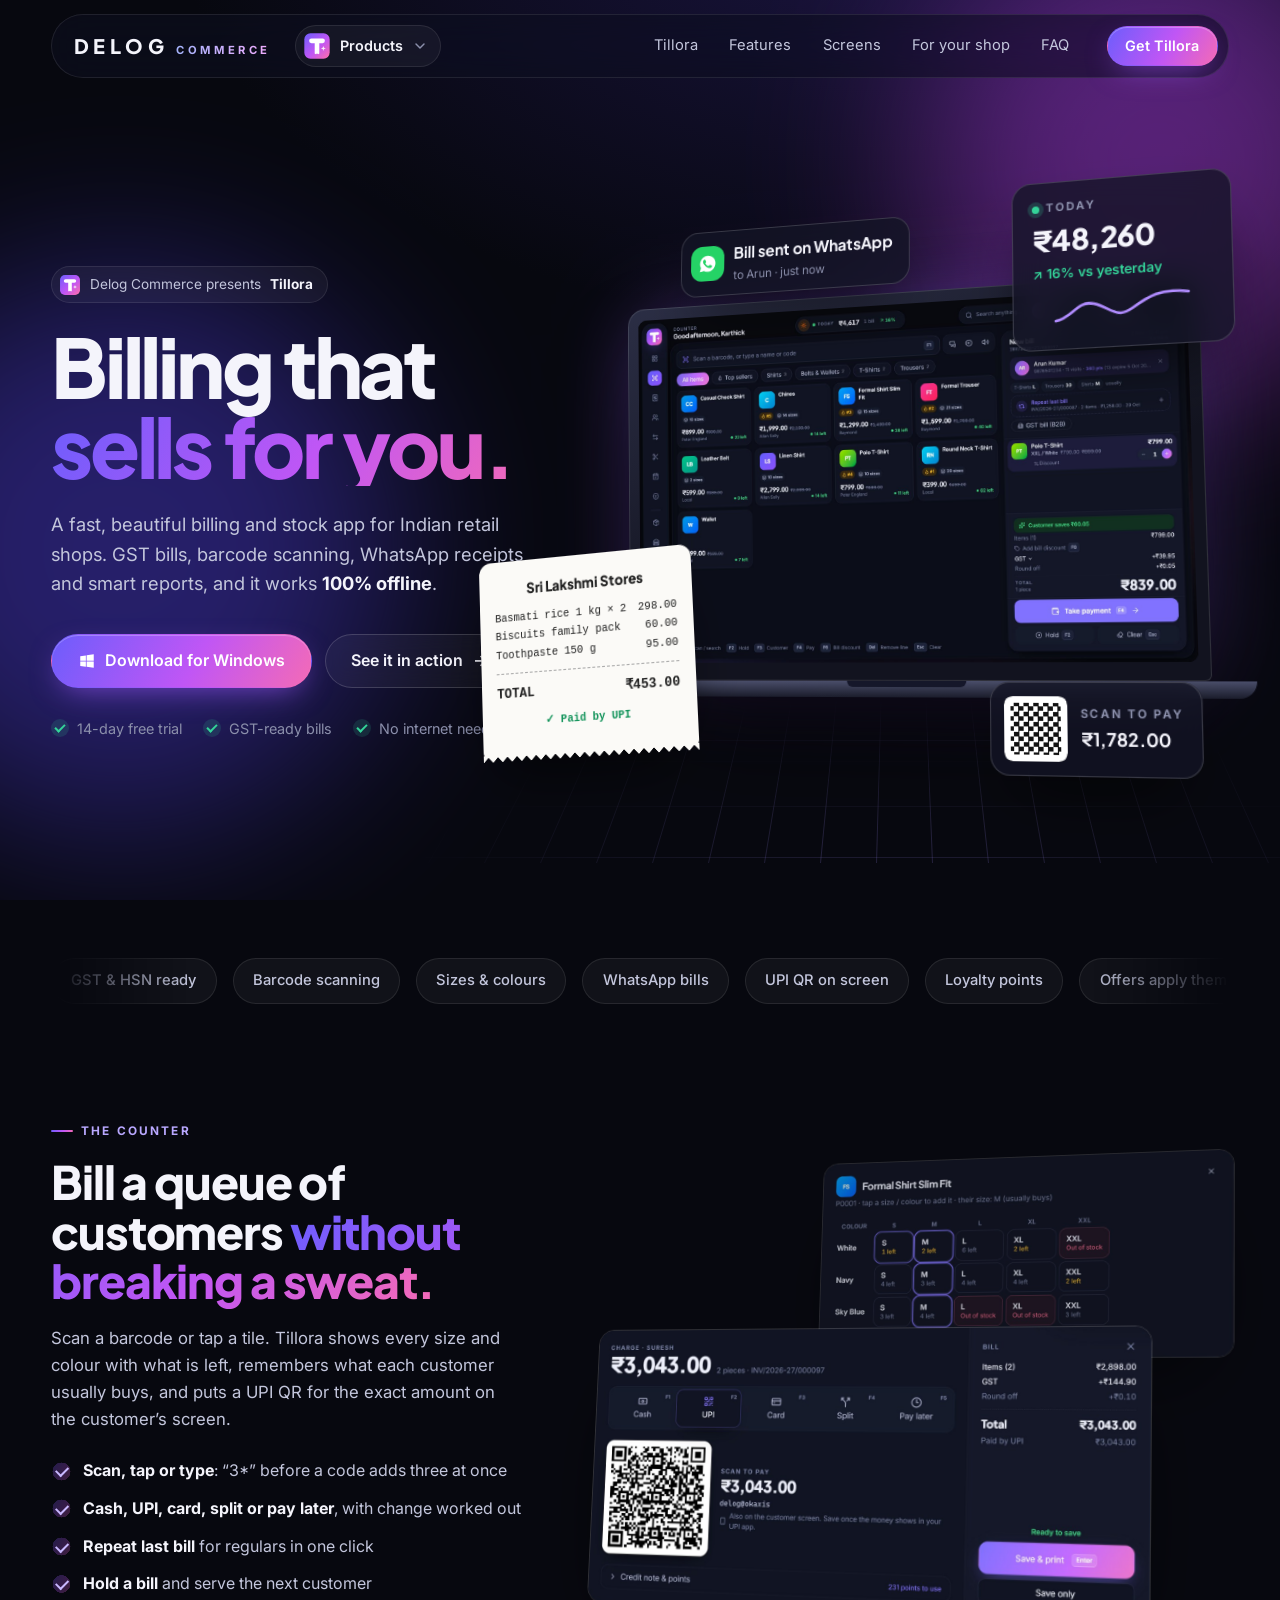
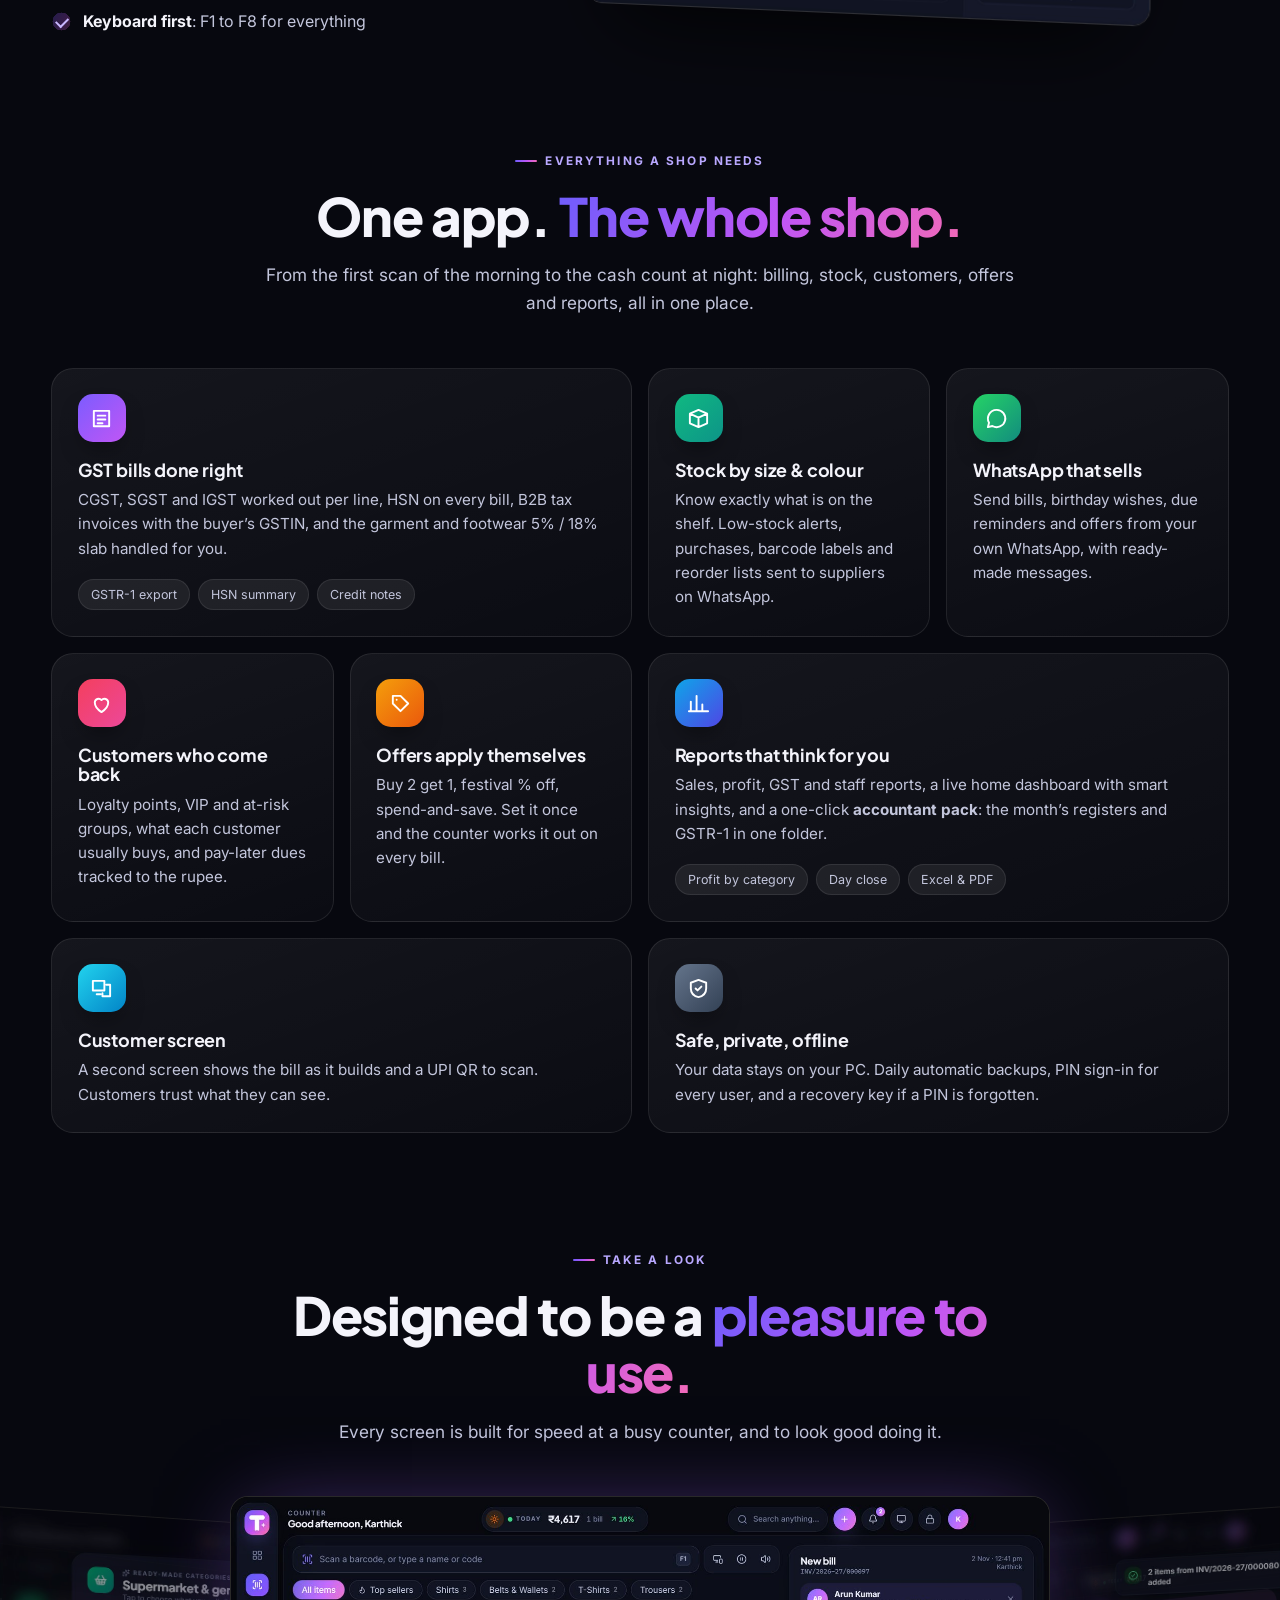
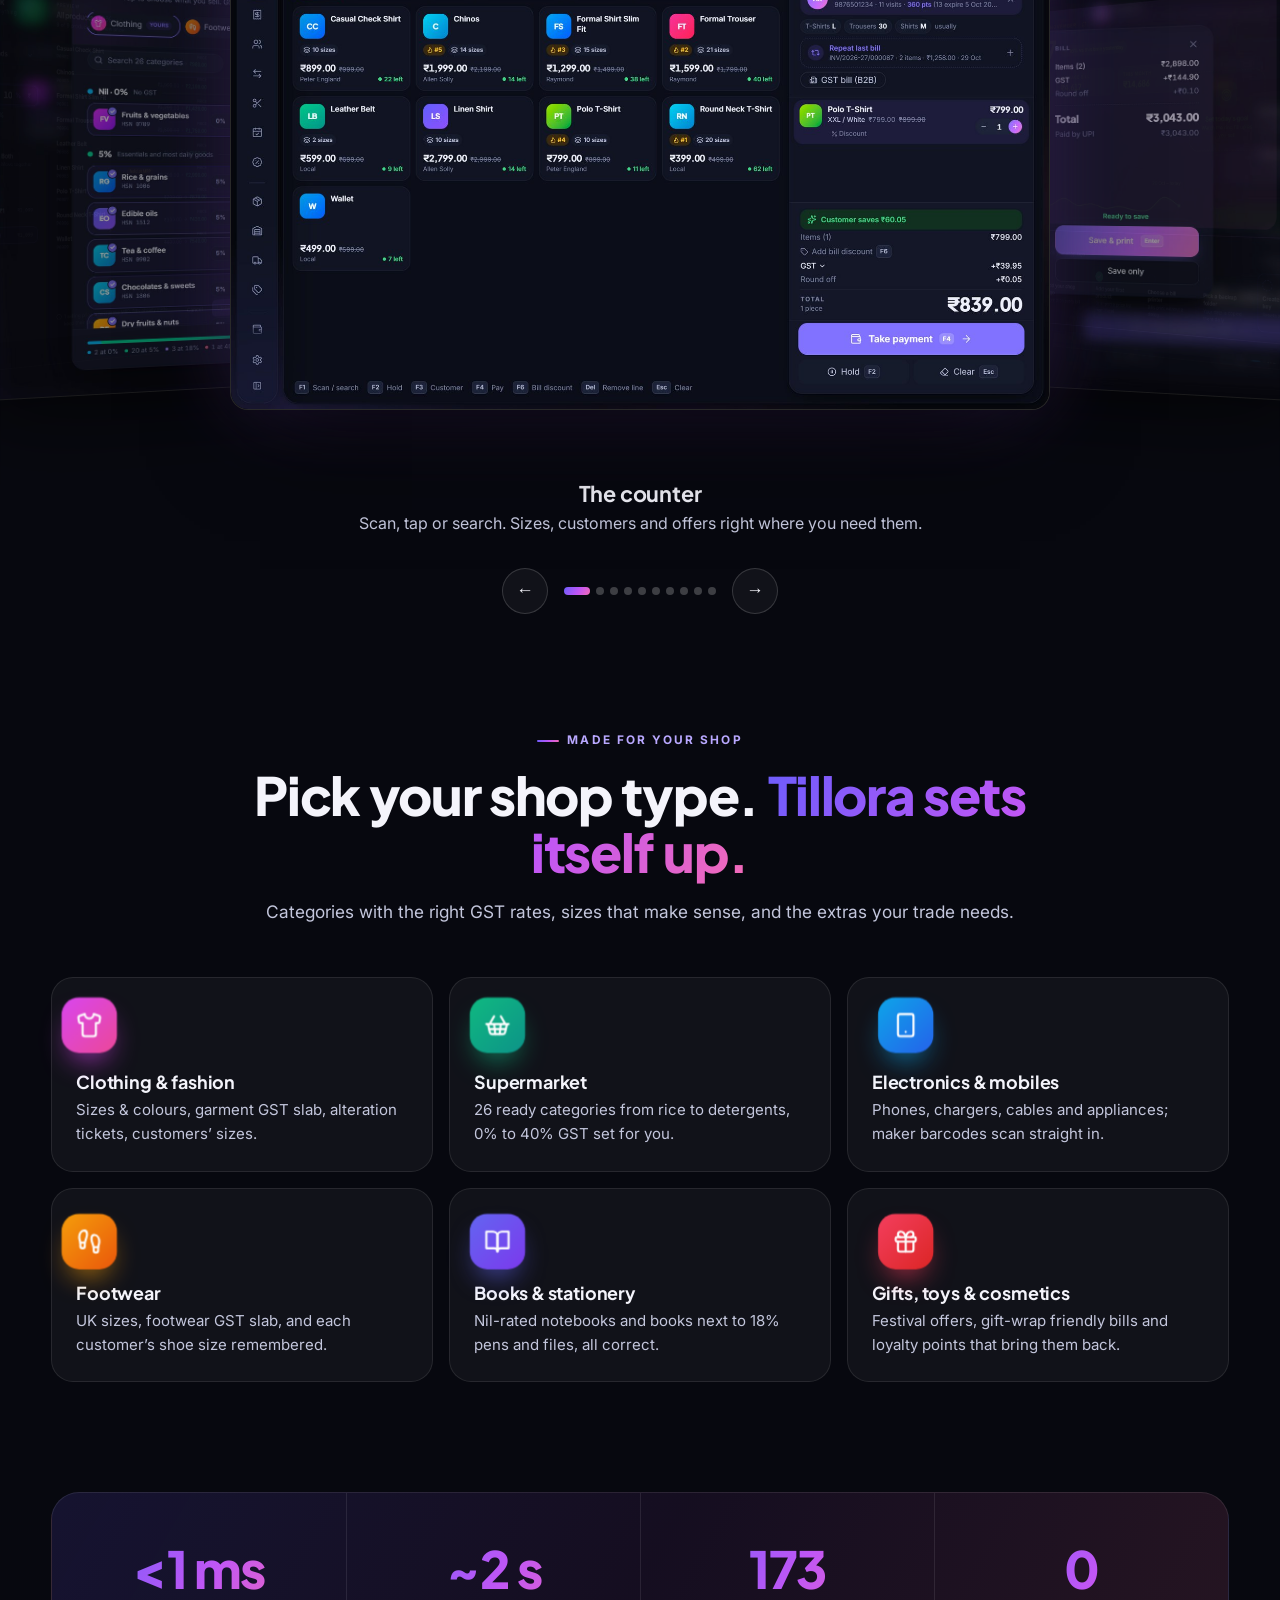
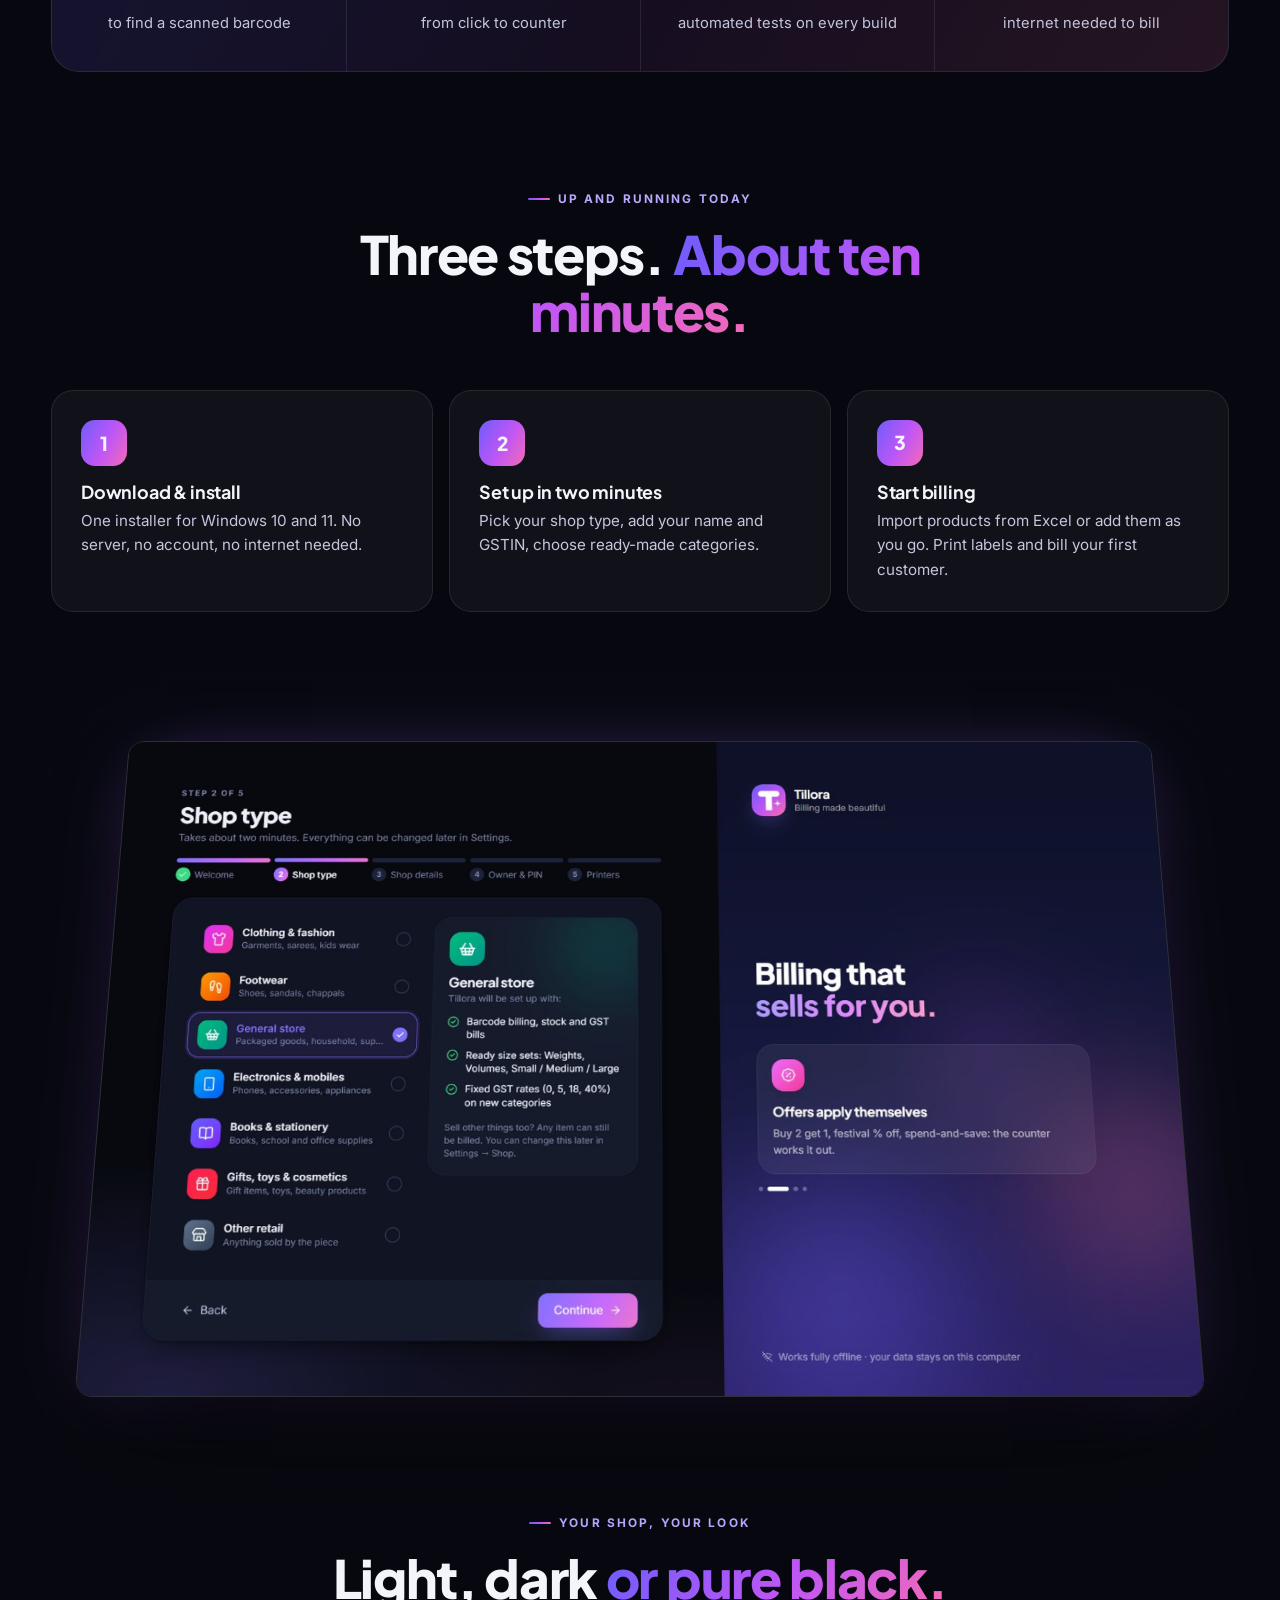
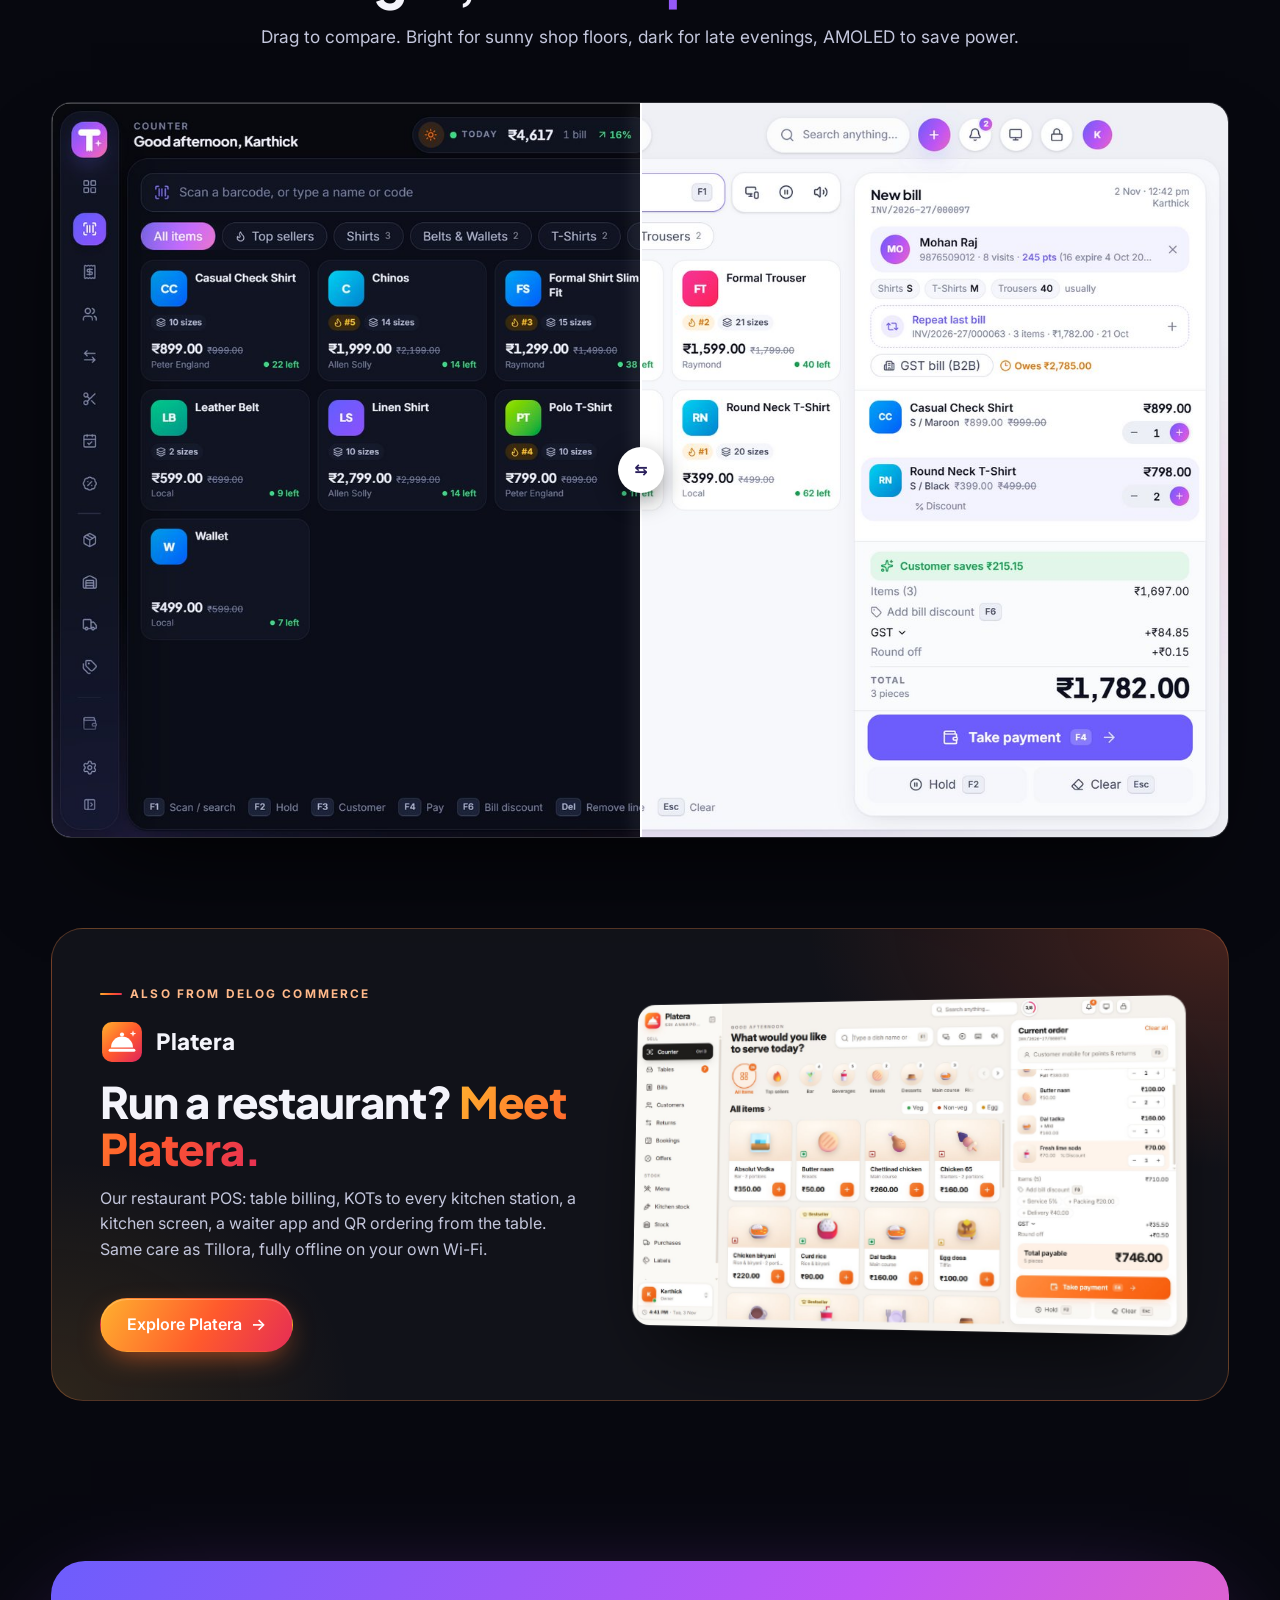
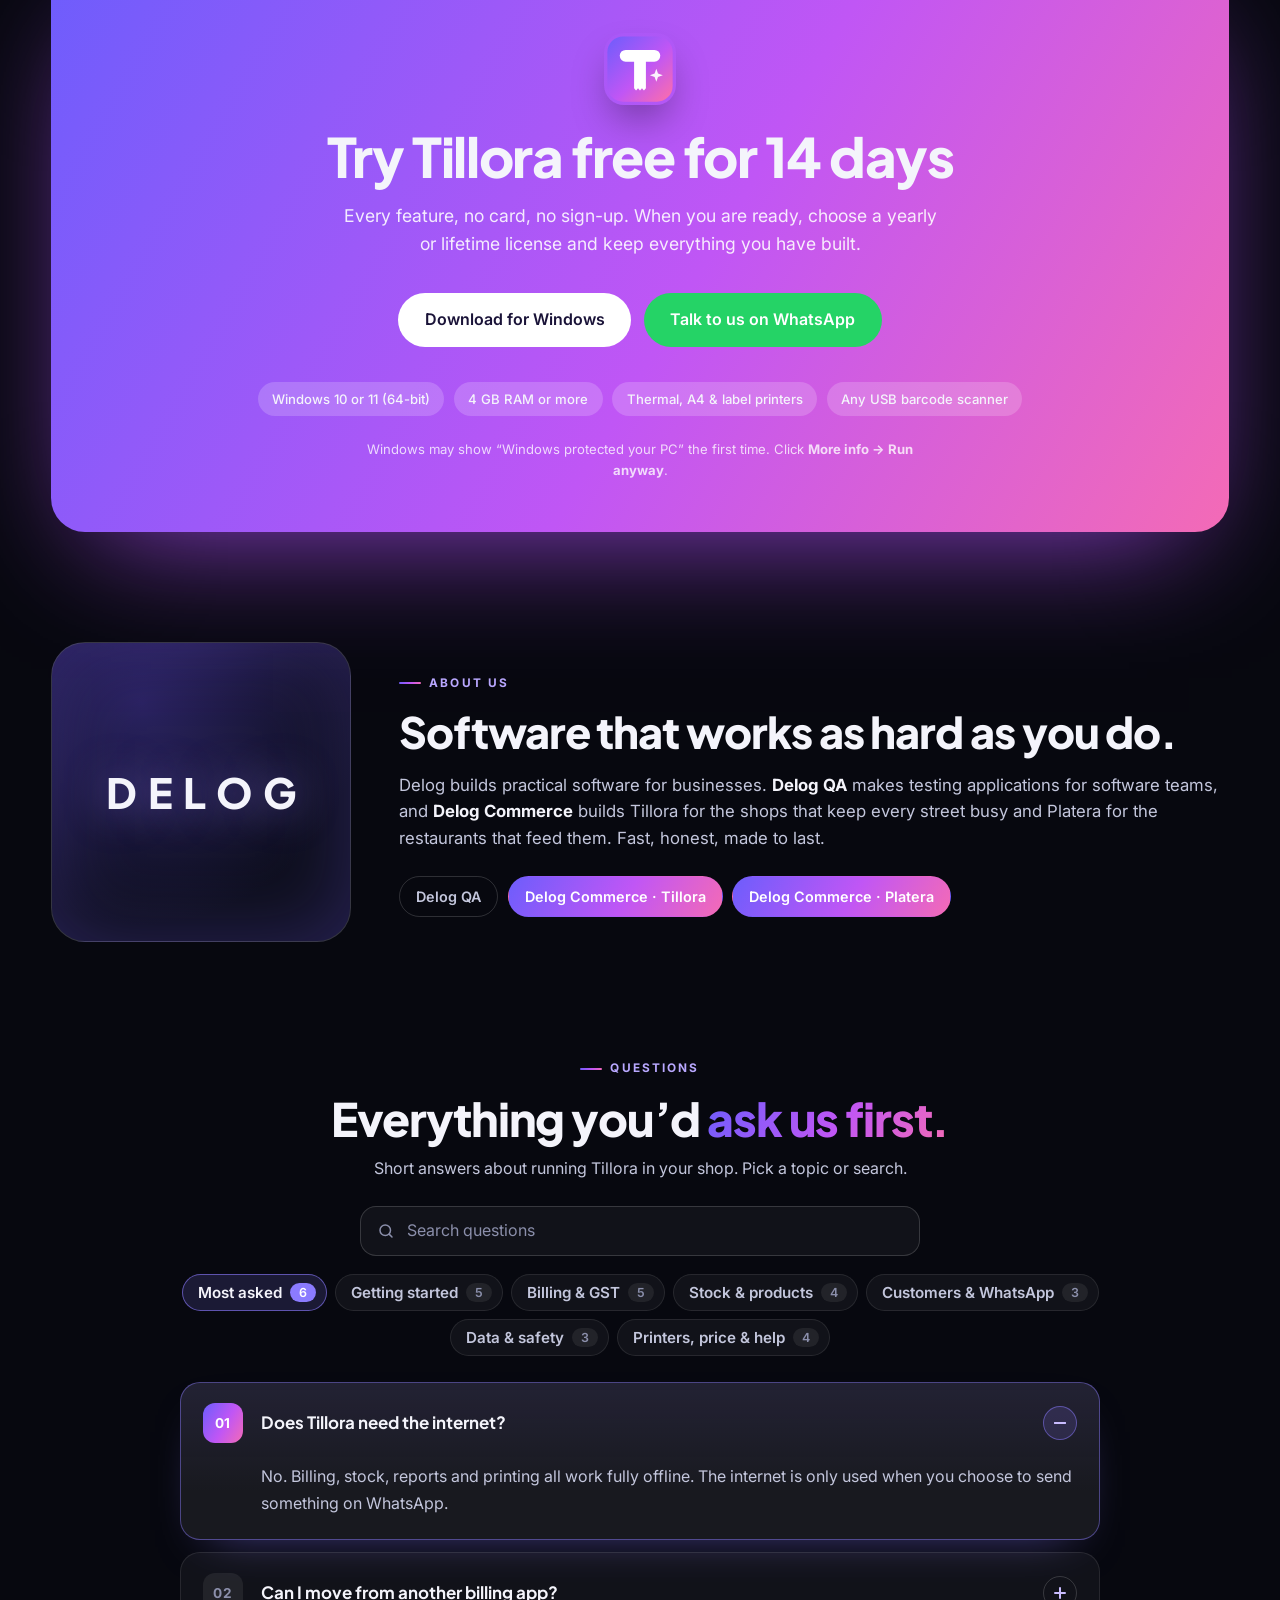
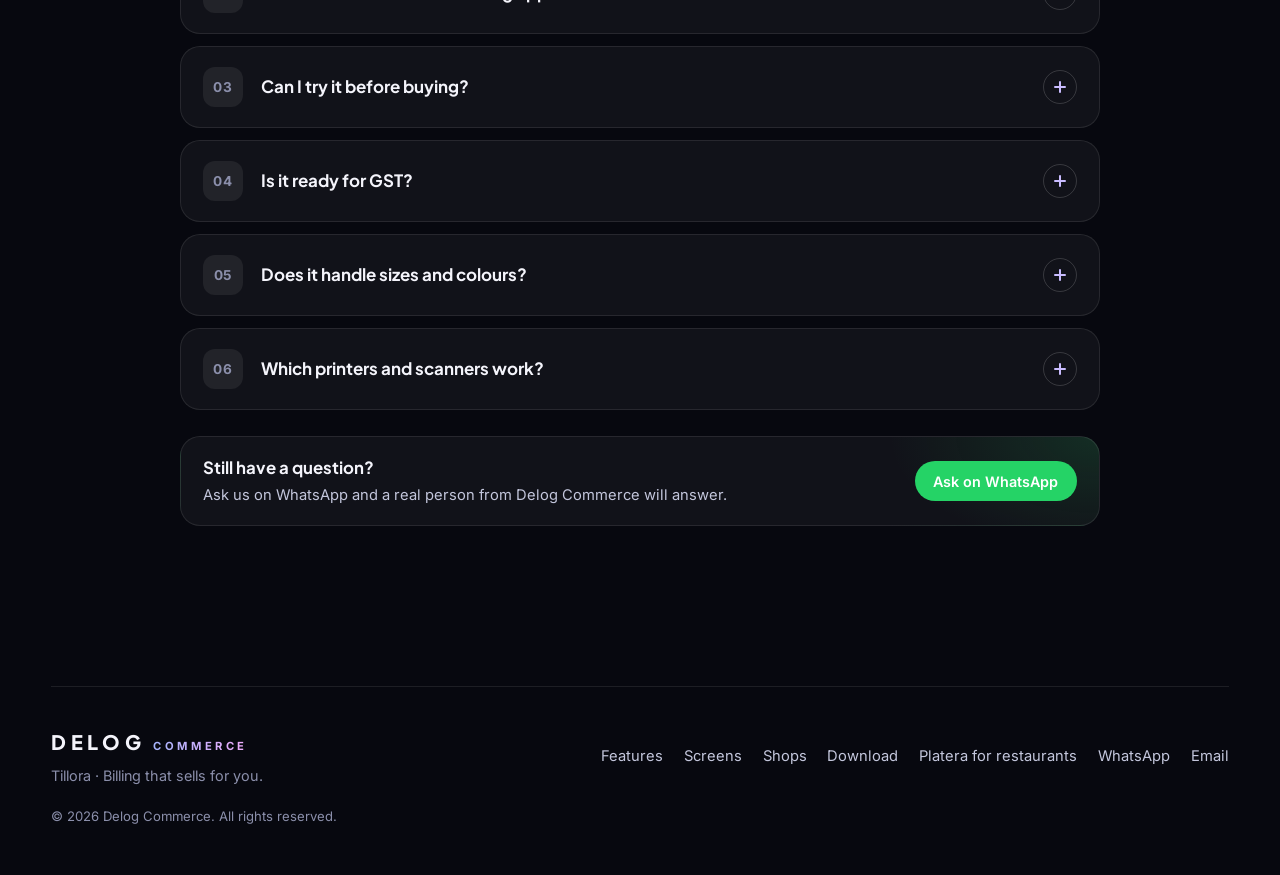
<file: tillora.html>
<!doctype html>
<html lang="en">
  <head>
    <meta charset="utf-8" />
    <meta name="viewport" content="width=device-width, initial-scale=1" />
    <title>Tillora by Delog Commerce · Billing that sells for you</title>
    <meta name="description" content="Tillora is a fast, beautiful billing and stock app for Indian retail shops: GST bills, barcode scanning, WhatsApp receipts and smart reports. Works 100% offline on Windows." />
    <meta property="og:title" content="Tillora by Delog Commerce" />
    <meta property="og:description" content="Billing that sells for you. GST-ready, works fully offline, made for every kind of shop." />
    <meta property="og:image" content="assets/screens/counter.jpg" />
    <meta name="theme-color" content="#0b0d1a" />
    <link rel="icon" href="assets/tillora-icon.svg" type="image/svg+xml" />
    <link rel="preconnect" href="https://fonts.googleapis.com" />
    <link rel="preconnect" href="https://fonts.gstatic.com" crossorigin />
    <link href="https://fonts.googleapis.com/css2?family=Inter:wght@400;500;600&family=Plus+Jakarta+Sans:wght@500;600;700;800&display=swap" rel="stylesheet" />
    <link rel="stylesheet" href="styles.css?v=20261103-3" />
    <link rel="stylesheet" href="platera.css?v=20261103-3" />
  </head>
  <body>
    <div class="aurora" aria-hidden="true"><span></span><span></span><span></span></div>

    <!-- ===== Navigation ===== -->
    <header class="nav" id="top">
      <a class="brand" href="index.html" aria-label="Delog Commerce home">
        <span class="brand-word">DELOG</span><span class="brand-div">Commerce</span>
      </a>
      <div class="pmenu" data-product="tillora">
        <button class="pmenu-btn" type="button" aria-expanded="false" aria-haspopup="true" aria-controls="pmenu-panel"></button>
        <div class="pmenu-panel" id="pmenu-panel" hidden></div>
      </div>
      <nav class="nav-links" aria-label="Main">
        <a href="#tillora">Tillora</a>
        <a href="#features">Features</a>
        <a href="#screens">Screens</a>
        <a href="#shops">For your shop</a>
        <a href="#faq">FAQ</a>
      </nav>
      <a class="btn btn-primary btn-sm" data-download href="#download">Get Tillora</a>
      <button class="nav-menu" aria-label="Open menu" aria-expanded="false"><span></span><span></span></button>
    </header>

    <main>
      <!-- ===== Hero ===== -->
      <section class="hero" id="tillora">
        <div class="hero-copy reveal">
          <div class="eyebrow"><img src="assets/tillora-icon.svg" alt="" width="22" height="22" /> Delog Commerce presents <b>Tillora</b></div>
          <h1>Billing that <span class="grad">sells for you.</span></h1>
          <p class="lead">A fast, beautiful billing and stock app for Indian retail shops. GST bills, barcode scanning, WhatsApp receipts and smart reports, and it works <b>100% offline</b>.</p>
          <div class="cta-row">
            <a class="btn btn-primary btn-lg" data-download href="#download">
              <svg viewBox="0 0 24 24" aria-hidden="true"><path d="M3 5.5 10.5 4.5v7H3zM11.5 4.3 21 3v8.5h-9.5zM3 12.5h7.5v7L3 18.5zM11.5 12.5H21V21l-9.5-1.3z" fill="currentColor" /></svg>
              Download for Windows
            </a>
            <a class="btn btn-ghost btn-lg" href="#screens">See it in action <span aria-hidden="true">→</span></a>
          </div>
          <ul class="trust">
            <li><i></i>14-day free trial</li>
            <li><i></i>GST-ready bills</li>
            <li><i></i>No internet needed</li>
          </ul>
        </div>

        <div class="stage reveal" data-tilt-stage>
          <div class="floor" aria-hidden="true"></div>
          <div class="scene">
            <div class="laptop">
              <div class="lid">
                <div class="bezel"><img src="assets/screens/counter.jpg" alt="Tillora billing counter with a customer, their usual sizes and a bill in progress" /></div>
              </div>
              <div class="base"><span></span></div>
            </div>

            <div class="float f-receipt" aria-hidden="true">
              <div class="r-shop">Sri Lakshmi Stores</div>
              <div class="r-line"><span>Basmati rice 1 kg × 2</span><span>298.00</span></div>
              <div class="r-line"><span>Biscuits family pack</span><span>60.00</span></div>
              <div class="r-line"><span>Toothpaste 150 g</span><span>95.00</span></div>
              <div class="r-dash"></div>
              <div class="r-total"><span>TOTAL</span><span>₹453.00</span></div>
              <div class="r-paid">✓ Paid by UPI</div>
              <div class="r-tear"></div>
            </div>

            <div class="float f-stat" aria-hidden="true">
              <div class="f-label"><i class="dot"></i>TODAY</div>
              <div class="f-big">₹48,260</div>
              <div class="f-up">↗ 16% vs yesterday</div>
              <svg viewBox="0 0 120 34" class="spark"><path d="M0 28 C15 26 20 10 35 14 S55 30 70 20 S95 4 120 8" /></svg>
            </div>

            <div class="float f-qr" aria-hidden="true">
              <div class="qr"></div>
              <div><div class="f-label">SCAN TO PAY</div><div class="f-mid">₹1,782.00</div></div>
            </div>

            <div class="float f-wa" aria-hidden="true">
              <span class="wa-ico"><svg viewBox="0 0 24 24"><path fill="currentColor" d="M12 2a10 10 0 0 0-8.7 14.9L2 22l5.2-1.3A10 10 0 1 0 12 2Zm5.6 14.1c-.2.7-1.4 1.3-2 1.4-.5 0-1.1.1-1.8-.1l-1.7-.6c-2.9-1.3-4.8-4.2-5-4.4-.1-.2-1.2-1.6-1.2-3s.8-2.1 1-2.4c.3-.3.6-.4.8-.4h.6c.2 0 .4 0 .6.5l.9 2.2c.1.1.1.3 0 .5l-.3.5-.4.5c-.1.1-.3.3-.1.6.2.3.7 1.2 1.6 2 1.1 1 2 1.3 2.3 1.4.3.1.5.1.6-.1l.9-1.1c.2-.3.4-.2.7-.1l2 .9c.3.1.5.2.5.3.1.2.1.7-.1 1.4Z" /></svg></span>
              <div><div class="f-mid">Bill sent on WhatsApp</div><div class="f-small">to Arun · just now</div></div>
            </div>
          </div>
        </div>
      </section>

      <!-- ===== Marquee ===== -->
      <div class="marquee" aria-hidden="true">
        <div class="marquee-track">
          <span>GST &amp; HSN ready</span><span>Barcode scanning</span><span>Sizes &amp; colours</span><span>WhatsApp bills</span><span>UPI QR on screen</span><span>Loyalty points</span><span>Offers apply themselves</span><span>Customer screen</span><span>Daily backups</span><span>Works offline</span>
          <span>GST &amp; HSN ready</span><span>Barcode scanning</span><span>Sizes &amp; colours</span><span>WhatsApp bills</span><span>UPI QR on screen</span><span>Loyalty points</span><span>Offers apply themselves</span><span>Customer screen</span><span>Daily backups</span><span>Works offline</span>
        </div>
      </div>

      <!-- ===== Counter spotlight ===== -->
      <section class="split" id="counter">
        <div class="split-copy reveal">
          <div class="kicker">The counter</div>
          <h2>Bill a queue of customers <span class="grad">without breaking a sweat.</span></h2>
          <p>Scan a barcode or tap a tile. Tillora shows every size and colour with what is left, remembers what each customer usually buys, and puts a UPI QR for the exact amount on the customer’s screen.</p>
          <ul class="ticks">
            <li><b>Scan, tap or type</b>: “3*” before a code adds three at once</li>
            <li><b>Cash, UPI, card, split or pay later</b>, with change worked out</li>
            <li><b>Repeat last bill</b> for regulars in one click</li>
            <li><b>Hold a bill</b> and serve the next customer</li>
            <li><b>Keyboard first</b>: F1 to F8 for everything</li>
          </ul>
        </div>
        <div class="stack reveal" data-tilt>
          <img class="stack-back" src="assets/screens/sizes-window.jpg" alt="Size and colour grid showing pieces left for each size" loading="lazy" />
          <img class="stack-front" src="assets/screens/payment-window.jpg" alt="Payment window with a UPI QR for the exact bill amount" loading="lazy" />
        </div>
      </section>

      <!-- ===== Features bento ===== -->
      <section class="features" id="features">
        <div class="section-head reveal">
          <div class="kicker">Everything a shop needs</div>
          <h2>One app. <span class="grad">The whole shop.</span></h2>
          <p>From the first scan of the morning to the cash count at night: billing, stock, customers, offers and reports, all in one place.</p>
        </div>
        <div class="bento">
          <article class="card c-wide reveal" data-tilt>
            <div class="ico i-violet"><svg viewBox="0 0 24 24"><path d="M4 4h16v16H4z M8 9h8 M8 13h8 M8 17h5" /></svg></div>
            <h3>GST bills done right</h3>
            <p>CGST, SGST and IGST worked out per line, HSN on every bill, B2B tax invoices with the buyer’s GSTIN, and the garment and footwear 5% / 18% slab handled for you.</p>
            <div class="chips"><span>GSTR-1 export</span><span>HSN summary</span><span>Credit notes</span></div>
          </article>
          <article class="card reveal" data-tilt>
            <div class="ico i-green"><svg viewBox="0 0 24 24"><path d="M3 7l9-4 9 4-9 4zM3 7v10l9 4 9-4V7M12 11v10" /></svg></div>
            <h3>Stock by size &amp; colour</h3>
            <p>Know exactly what is on the shelf. Low-stock alerts, purchases, barcode labels and reorder lists sent to suppliers on WhatsApp.</p>
          </article>
          <article class="card reveal" data-tilt>
            <div class="ico i-wa"><svg viewBox="0 0 24 24"><path d="M12 3a9 9 0 0 0-7.8 13.4L3 21l4.7-1.2A9 9 0 1 0 12 3z" /></svg></div>
            <h3>WhatsApp that sells</h3>
            <p>Send bills, birthday wishes, due reminders and offers from your own WhatsApp, with ready-made messages.</p>
          </article>
          <article class="card reveal" data-tilt>
            <div class="ico i-pink"><svg viewBox="0 0 24 24"><path d="M12 21s-7-4.5-7-10a4 4 0 0 1 7-2.6A4 4 0 0 1 19 11c0 5.5-7 10-7 10z" /></svg></div>
            <h3>Customers who come back</h3>
            <p>Loyalty points, VIP and at-risk groups, what each customer usually buys, and pay-later dues tracked to the rupee.</p>
          </article>
          <article class="card reveal" data-tilt>
            <div class="ico i-amber"><svg viewBox="0 0 24 24"><path d="M20 12l-8 8-8-8V4h8z M8 8h.01" /></svg></div>
            <h3>Offers apply themselves</h3>
            <p>Buy 2 get 1, festival % off, spend-and-save. Set it once and the counter works it out on every bill.</p>
          </article>
          <article class="card c-wide reveal" data-tilt>
            <div class="ico i-blue"><svg viewBox="0 0 24 24"><path d="M4 20V10M10 20V4M16 20v-7M22 20H2" /></svg></div>
            <h3>Reports that think for you</h3>
            <p>Sales, profit, GST and staff reports, a live home dashboard with smart insights, and a one-click <b>accountant pack</b>: the month’s registers and GSTR-1 in one folder.</p>
            <div class="chips"><span>Profit by category</span><span>Day close</span><span>Excel &amp; PDF</span></div>
          </article>
          <article class="card c-wide reveal" data-tilt>
            <div class="ico i-cyan"><svg viewBox="0 0 24 24"><path d="M3 4h12v10H3zM17 8h4v12h-8v-3M7 18h4" /></svg></div>
            <h3>Customer screen</h3>
            <p>A second screen shows the bill as it builds and a UPI QR to scan. Customers trust what they can see.</p>
          </article>
          <article class="card c-wide reveal" data-tilt>
            <div class="ico i-slate"><svg viewBox="0 0 24 24"><path d="M12 3l8 3v6c0 5-3.5 8-8 9-4.5-1-8-4-8-9V6z M9 12l2 2 4-4" /></svg></div>
            <h3>Safe, private, offline</h3>
            <p>Your data stays on your PC. Daily automatic backups, PIN sign-in for every user, and a recovery key if a PIN is forgotten.</p>
          </article>
        </div>
      </section>

      <!-- ===== Screens carousel ===== -->
      <section class="screens" id="screens">
        <div class="section-head reveal">
          <div class="kicker">Take a look</div>
          <h2>Designed to be a <span class="grad">pleasure to use.</span></h2>
          <p>Every screen is built for speed at a busy counter, and to look good doing it.</p>
        </div>
        <div class="coverflow reveal" tabindex="0" aria-roledescription="carousel" aria-label="Tillora screenshots">
          <figure data-title="The counter" data-text="Scan, tap or search. Sizes, customers and offers right where you need them."><img src="assets/screens/counter.jpg" alt="Billing counter" loading="lazy" /></figure>
          <figure data-title="Take payment" data-text="Cash, UPI with a live QR, card, split or pay later."><img src="assets/screens/payment.jpg" alt="Payment window" loading="lazy" /></figure>
          <figure data-title="Home dashboard" data-text="Today’s sales, goals and smart insights the moment you sign in."><img src="assets/screens/dashboard.jpg" alt="Home dashboard" loading="lazy" /></figure>
          <figure data-title="Reports" data-text="Sales, profit, GST and staff, with an accountant pack in one click."><img src="assets/screens/reports.jpg" alt="Sales report" loading="lazy" /></figure>
          <figure data-title="Every category at a glance" data-text="Stock health, best sellers and a 12-week sales trend for each category."><img src="assets/screens/category.jpg" alt="Category panel" loading="lazy" /></figure>
          <figure data-title="Products" data-text="Every product with its sizes, price and stock. Import from Excel in minutes."><img src="assets/screens/products.jpg" alt="Products list" loading="lazy" /></figure>
          <figure data-title="Stock" data-text="What is on the shelf right now, size by size, with low-stock alerts."><img src="assets/screens/stock.jpg" alt="Stock list" loading="lazy" /></figure>
          <figure data-title="Customers" data-text="VIPs, regulars and who owes money, with WhatsApp reminders."><img src="assets/screens/customers.jpg" alt="Customers list" loading="lazy" /></figure>
          <figure data-title="Change prices in bulk" data-text="Raise a whole category by 10%, rounded to ₹…9, with a preview first."><img src="assets/screens/bulk-price.jpg" alt="Bulk price change preview" loading="lazy" /></figure>
          <figure data-title="Ready-made categories" data-text="A full category list for your kind of shop, GST and HSN filled in."><img src="assets/screens/categories.jpg" alt="Ready-made categories" loading="lazy" /></figure>
        </div>
        <div class="cf-caption" aria-live="polite"><h3></h3><p></p></div>
        <div class="cf-controls">
          <button class="cf-btn" data-cf="-1" aria-label="Previous screenshot">←</button>
          <div class="cf-dots"></div>
          <button class="cf-btn" data-cf="1" aria-label="Next screenshot">→</button>
        </div>
      </section>

      <!-- ===== Shops ===== -->
      <section class="shops" id="shops">
        <div class="section-head reveal">
          <div class="kicker">Made for your shop</div>
          <h2>Pick your shop type. <span class="grad">Tillora sets itself up.</span></h2>
          <p>Categories with the right GST rates, sizes that make sense, and the extras your trade needs.</p>
        </div>
        <div class="shop-grid">
          <div class="shop reveal" data-tilt><span class="s-ico" style="--a:#d946ef;--b:#ec4899"><svg viewBox="0 0 24 24" aria-hidden="true"><path d="M20.38 3.46 16 2a4 4 0 0 1-8 0L3.62 3.46a2 2 0 0 0-1.34 2.23l.58 3.47a1 1 0 0 0 .99.84H6v10c0 1.1.9 2 2 2h8a2 2 0 0 0 2-2V10h2.15a1 1 0 0 0 .99-.84l.58-3.47a2 2 0 0 0-1.34-2.23z"/></svg></span><h3>Clothing &amp; fashion</h3><p>Sizes &amp; colours, garment GST slab, alteration tickets, customers’ sizes.</p></div>
          <div class="shop reveal" data-tilt><span class="s-ico" style="--a:#10b981;--b:#0d9488"><svg viewBox="0 0 24 24" aria-hidden="true"><path d="m15 11-1 9"/><path d="m19 11-4-7"/><path d="M2 11h20"/><path d="m3.5 11 1.6 7.4a2 2 0 0 0 2 1.6h9.8a2 2 0 0 0 2-1.6l1.7-7.4"/><path d="M4.5 15.5h15"/><path d="m5 11 4-7"/><path d="m9 11 1 9"/></svg></span><h3>Supermarket</h3><p>26 ready categories from rice to detergents, 0% to 40% GST set for you.</p></div>
          <div class="shop reveal" data-tilt><span class="s-ico" style="--a:#0ea5e9;--b:#2563eb"><svg viewBox="0 0 24 24" aria-hidden="true"><rect width="14" height="20" x="5" y="2" rx="2"/><path d="M12 18h.01"/></svg></span><h3>Electronics &amp; mobiles</h3><p>Phones, chargers, cables and appliances; maker barcodes scan straight in.</p></div>
          <div class="shop reveal" data-tilt><span class="s-ico" style="--a:#f59e0b;--b:#ea580c"><svg viewBox="0 0 24 24" aria-hidden="true"><path d="M4 16v-2.38C4 11.5 2.97 10.5 3 8c.03-2.72 1.49-6 4.5-6C9.37 2 10 3.8 10 5.5c0 3.11-2 5.66-2 8.68V16a2 2 0 1 1-4 0Z"/><path d="M20 20v-2.38c0-2.12 1.03-3.12 1-5.62-.03-2.72-1.49-6-4.5-6C14.63 6 14 7.8 14 9.5c0 3.11 2 5.66 2 8.68V20a2 2 0 1 0 4 0Z"/><path d="M16 17h4"/><path d="M4 13h4"/></svg></span><h3>Footwear</h3><p>UK sizes, footwear GST slab, and each customer’s shoe size remembered.</p></div>
          <div class="shop reveal" data-tilt><span class="s-ico" style="--a:#6366f1;--b:#7c3aed"><svg viewBox="0 0 24 24" aria-hidden="true"><path d="M2 3h6a4 4 0 0 1 4 4v14a3 3 0 0 0-3-3H2z"/><path d="M22 3h-6a4 4 0 0 0-4 4v14a3 3 0 0 1 3-3h7z"/></svg></span><h3>Books &amp; stationery</h3><p>Nil-rated notebooks and books next to 18% pens and files, all correct.</p></div>
          <div class="shop reveal" data-tilt><span class="s-ico" style="--a:#f43f5e;--b:#dc2626"><svg viewBox="0 0 24 24" aria-hidden="true"><rect x="3" y="8" width="18" height="4" rx="1"/><path d="M12 8v13"/><path d="M19 12v7a2 2 0 0 1-2 2H7a2 2 0 0 1-2-2v-7"/><path d="M7.5 8a2.5 2.5 0 0 1 0-5A4.8 8 0 0 1 12 8a4.8 8 0 0 1 4.5-5 2.5 2.5 0 0 1 0 5"/></svg></span><h3>Gifts, toys &amp; cosmetics</h3><p>Festival offers, gift-wrap friendly bills and loyalty points that bring them back.</p></div>
        </div>
      </section>

      <!-- ===== Numbers ===== -->
      <section class="numbers reveal">
        <div class="num"><b data-count="1" data-prefix="&lt;" data-suffix=" ms">&lt;1 ms</b><span>to find a scanned barcode</span></div>
        <div class="num"><b data-count="2" data-prefix="~" data-suffix=" s">~2 s</b><span>from click to counter</span></div>
        <div class="num"><b data-count="174">174</b><span>automated tests on every build</span></div>
        <div class="num"><b data-count="0">0</b><span>internet needed to bill</span></div>
      </section>

      <!-- ===== Steps ===== -->
      <section class="steps-wrap">
        <div class="section-head reveal">
          <div class="kicker">Up and running today</div>
          <h2>Three steps. <span class="grad">About ten minutes.</span></h2>
        </div>
        <div class="steps">
          <div class="step reveal" data-tilt><span class="step-n">1</span><h3>Download &amp; install</h3><p>One installer for Windows 10 and 11. No server, no account, no internet needed.</p></div>
          <div class="step reveal" data-tilt><span class="step-n">2</span><h3>Set up in two minutes</h3><p>Pick your shop type, add your name and GSTIN, choose ready-made categories.</p></div>
          <div class="step reveal" data-tilt><span class="step-n">3</span><h3>Start billing</h3><p>Import products from Excel or add them as you go. Print labels and bill your first customer.</p></div>
        </div>
        <div class="setup-shot reveal"><img src="assets/screens/setup.jpg" alt="Setup wizard: choose your shop type and Tillora sets itself up for it" loading="lazy" /></div>
      </section>

      <!-- ===== Light / dark compare ===== -->
      <section class="compare-wrap">
        <div class="section-head reveal">
          <div class="kicker">Your shop, your look</div>
          <h2>Light, dark <span class="grad">or pure black.</span></h2>
          <p>Drag to compare. Bright for sunny shop floors, dark for late evenings, AMOLED to save power.</p>
        </div>
        <div class="compare reveal" style="--pos: 50%">
          <img src="assets/screens/counter-light.jpg" alt="Tillora in the light theme" loading="lazy" />
          <div class="compare-top"><img src="assets/screens/counter.jpg" alt="Tillora in the dark theme" loading="lazy" /></div>
          <input type="range" min="0" max="100" value="50" aria-label="Compare light and dark themes" />
          <div class="compare-handle" aria-hidden="true"><span>⇆</span></div>
        </div>
      </section>

      <!-- ===== Platera spotlight ===== -->
      <section class="sister" id="platera">
        <div class="sister-card reveal">
          <div>
            <div class="kicker">Also from Delog Commerce</div>
            <div class="sister-brand"><img src="assets/platera-icon.svg" alt="" />Platera</div>
            <h2>Run a restaurant? <span class="grad-p">Meet Platera.</span></h2>
            <p>Our restaurant POS: table billing, KOTs to every kitchen station, a kitchen screen, a waiter app and QR ordering from the table. Same care as Tillora, fully offline on your own Wi-Fi.</p>
            <div class="cta-row">
              <a class="btn btn-platera btn-lg" href="platera.html">Explore Platera <span aria-hidden="true">→</span></a>
            </div>
          </div>
          <a class="sister-shot" href="platera.html" aria-label="Explore Platera"><img src="assets/platera/counter-home.jpg" alt="Platera counter: dishes with food pictures, sections and a bill in progress" loading="lazy" /></a>
        </div>
      </section>

      <!-- ===== Trial / CTA ===== -->
      <section class="cta reveal" id="download">
        <div class="cta-card">
          <div class="cta-glow" aria-hidden="true"></div>
          <img src="assets/tillora-icon.svg" alt="" width="72" height="72" class="cta-icon" />
          <h2>Try Tillora free for 14 days</h2>
          <p>Every feature, no card, no sign-up. When you are ready, choose a yearly or lifetime license and keep everything you have built.</p>
          <div class="cta-row center">
            <a class="btn btn-white btn-lg" data-download href="#">Download for Windows</a>
            <a class="btn btn-wa btn-lg" data-whatsapp href="#">Talk to us on WhatsApp</a>
          </div>
          <div class="reqs">
            <span>Windows 10 or 11 (64-bit)</span><span>4 GB RAM or more</span><span>Thermal, A4 &amp; label printers</span><span>Any USB barcode scanner</span>
          </div>
          <p class="note">Windows may show “Windows protected your PC” the first time. Click <b>More info → Run anyway</b>.</p>
        </div>
      </section>

      <!-- ===== About ===== -->
      <section class="about reveal">
        <div class="about-mark"><span class="brand-word">DELOG</span></div>
        <div>
          <div class="kicker">About us</div>
          <h2>Software that works as hard as you do.</h2>
          <p>Delog builds practical software for businesses. <b>Delog QA</b> makes testing applications for software teams, and <b>Delog Commerce</b> builds Tillora for the shops that keep every street busy and Platera for the restaurants that feed them. Fast, honest, made to last.</p>
          <div class="divisions"><span>Delog QA</span><span class="on">Delog Commerce · Tillora</span><span class="on"><a href="platera.html">Delog Commerce · Platera</a></span></div>
        </div>
      </section>

      <!-- ===== FAQ ===== -->
      <section class="faq2" id="faq">
        <div class="faq-side reveal">
          <div class="kicker">Questions</div>
          <h2>Everything you’d <span class="grad">ask us first.</span></h2>
          <p>Short answers about running Tillora in your shop. Pick a topic or search.</p>
          <label class="faq-search">
            <svg viewBox="0 0 24 24" aria-hidden="true"><circle cx="11" cy="11" r="7" /><path d="m20 20-3.5-3.5" /></svg>
            <input type="search" placeholder="Search questions" data-faq-search aria-label="Search questions" />
          </label>
          <div class="faq-topics" role="tablist" aria-label="Topics">
            <button type="button" class="on" data-topic="popular" role="tab" aria-selected="true">Most asked<span data-topic-count="popular"></span></button>
            <button type="button" class="" data-topic="start" role="tab" aria-selected="false">Getting started<span data-topic-count="start"></span></button>
            <button type="button" class="" data-topic="billing" role="tab" aria-selected="false">Billing &amp; GST<span data-topic-count="billing"></span></button>
            <button type="button" class="" data-topic="stock" role="tab" aria-selected="false">Stock &amp; products<span data-topic-count="stock"></span></button>
            <button type="button" class="" data-topic="customers" role="tab" aria-selected="false">Customers &amp; WhatsApp<span data-topic-count="customers"></span></button>
            <button type="button" class="" data-topic="data" role="tab" aria-selected="false">Data &amp; safety<span data-topic-count="data"></span></button>
            <button type="button" class="" data-topic="help" role="tab" aria-selected="false">Printers, price &amp; help<span data-topic-count="help"></span></button>
          </div>
        </div>
        <div class="faq-items">
          <details class="qa" data-popular data-topic="start"><summary><span class="qn"></span><span class="qt">Does Tillora need the internet?</span><span class="qi" aria-hidden="true"></span></summary><div class="qa-a"><p>No. Billing, stock, reports and printing all work fully offline. The internet is only used when you choose to send something on WhatsApp.</p></div></details>
          <details class="qa" data-topic="start"><summary><span class="qn"></span><span class="qt">What computer do I need?</span><span class="qi" aria-hidden="true"></span></summary><div class="qa-a"><p>One Windows 10 or 11 PC (64-bit) with 4 GB of RAM or more. No server and no account to create.</p></div></details>
          <details class="qa" data-topic="start"><summary><span class="qn"></span><span class="qt">How long does setup take?</span><span class="qi" aria-hidden="true"></span></summary><div class="qa-a"><p>About ten minutes. Pick your shop type, add your name and GSTIN, and choose the ready-made categories with their GST rates already filled in.</p></div></details>
          <details class="qa" data-popular data-topic="start"><summary><span class="qn"></span><span class="qt">Can I move from another billing app?</span><span class="qi" aria-hidden="true"></span></summary><div class="qa-a"><p>Yes. Import your products from Excel with the ready template, and existing ChitTill data can be brought over during setup.</p></div></details>
          <details class="qa" data-popular data-topic="start"><summary><span class="qn"></span><span class="qt">Can I try it before buying?</span><span class="qi" aria-hidden="true"></span></summary><div class="qa-a"><p>Yes. Every install starts with a 14-day free trial with every feature, no card and no sign-up. Nothing you add during the trial is lost when you buy.</p></div></details>
          <details class="qa" data-popular data-topic="billing"><summary><span class="qn"></span><span class="qt">Is it ready for GST?</span><span class="qi" aria-hidden="true"></span></summary><div class="qa-a"><p>Yes. Bills show CGST, SGST or IGST with HSN codes, and you can export GSTR-1 and the month’s registers for your accountant.</p></div></details>
          <details class="qa" data-topic="billing"><summary><span class="qn"></span><span class="qt">Can I give a GST tax invoice to a business customer?</span><span class="qi" aria-hidden="true"></span></summary><div class="qa-a"><p>Yes. Add the buyer’s GSTIN at the counter and Tillora prints a B2B tax invoice, with IGST when they are in another state.</p></div></details>
          <details class="qa" data-topic="billing"><summary><span class="qn"></span><span class="qt">How can customers pay?</span><span class="qi" aria-hidden="true"></span></summary><div class="qa-a"><p>Cash with change worked out, UPI with a QR for the exact amount, card, a split across them, or pay later with the due tracked to the rupee.</p></div></details>
          <details class="qa" data-topic="billing"><summary><span class="qn"></span><span class="qt">How do returns and exchanges work?</span><span class="qi" aria-hidden="true"></span></summary><div class="qa-a"><p>Take the item back against its bill and Tillora issues a credit note. The customer can use it on their next bill, and stock goes back on the shelf.</p></div></details>
          <details class="qa" data-topic="billing"><summary><span class="qn"></span><span class="qt">Can I run offers like Buy 2 Get 1?</span><span class="qi" aria-hidden="true"></span></summary><div class="qa-a"><p>Yes. Set up Buy X get Y, percentage off or spend-and-save once, and the counter applies it on every bill by itself.</p></div></details>
          <details class="qa" data-popular data-topic="stock"><summary><span class="qn"></span><span class="qt">Does it handle sizes and colours?</span><span class="qi" aria-hidden="true"></span></summary><div class="qa-a"><p>Yes. Each product keeps its sizes and colours with the pieces left in each, and the counter shows them as a grid so you pick the right one.</p></div></details>
          <details class="qa" data-topic="stock"><summary><span class="qn"></span><span class="qt">Can I print barcode labels?</span><span class="qi" aria-hidden="true"></span></summary><div class="qa-a"><p>Yes. Print labels with the price and barcode on any label printer installed on Windows, for new stock as it comes in.</p></div></details>
          <details class="qa" data-topic="stock"><summary><span class="qn"></span><span class="qt">Will it tell me when stock runs low?</span><span class="qi" aria-hidden="true"></span></summary><div class="qa-a"><p>Yes. Low-stock alerts show what to reorder, and a reorder list by supplier can go to each supplier on WhatsApp.</p></div></details>
          <details class="qa" data-topic="stock"><summary><span class="qn"></span><span class="qt">Can I record purchases from suppliers?</span><span class="qi" aria-hidden="true"></span></summary><div class="qa-a"><p>Yes. Enter a supplier bill and the stock and costs update by themselves, so profit reports stay accurate.</p></div></details>
          <details class="qa" data-topic="customers"><summary><span class="qn"></span><span class="qt">Does it have loyalty points?</span><span class="qi" aria-hidden="true"></span></summary><div class="qa-a"><p>Yes. Customers earn points on every bill and use them on the next one. VIP, regular and at-risk groups show who to look after.</p></div></details>
          <details class="qa" data-topic="customers"><summary><span class="qn"></span><span class="qt">Can I send bills on WhatsApp?</span><span class="qi" aria-hidden="true"></span></summary><div class="qa-a"><p>Yes. Send the bill, birthday wishes, due reminders and offers from your own WhatsApp, with ready-made messages.</p></div></details>
          <details class="qa" data-topic="customers"><summary><span class="qn"></span><span class="qt">What is the customer screen?</span><span class="qi" aria-hidden="true"></span></summary><div class="qa-a"><p>A second screen facing the customer shows the bill as it builds and a UPI QR to scan. Customers trust what they can see.</p></div></details>
          <details class="qa" data-topic="data"><summary><span class="qn"></span><span class="qt">Where is my data kept? Is it safe?</span><span class="qi" aria-hidden="true"></span></summary><div class="qa-a"><p>On your own PC, never on our servers. Tillora backs it up automatically to a folder you choose, such as a pen drive or a synced folder.</p></div></details>
          <details class="qa" data-topic="data"><summary><span class="qn"></span><span class="qt">Can my staff see profits and reports?</span><span class="qi" aria-hidden="true"></span></summary><div class="qa-a"><p>Only if you let them. Every user signs in with their own PIN, and reports, costs and settings stay with the owner.</p></div></details>
          <details class="qa" data-topic="data"><summary><span class="qn"></span><span class="qt">What if I forget my PIN?</span><span class="qi" aria-hidden="true"></span></summary><div class="qa-a"><p>Use the recovery key you saved during setup to get back in and set a new PIN. Your data stays as it was.</p></div></details>
          <details class="qa" data-popular data-topic="help"><summary><span class="qn"></span><span class="qt">Which printers and scanners work?</span><span class="qi" aria-hidden="true"></span></summary><div class="qa-a"><p>Any 80 mm or 58 mm thermal printer, A4 printers and label printers installed on Windows, plus any USB or Bluetooth barcode scanner.</p></div></details>
          <details class="qa" data-topic="help"><summary><span class="qn"></span><span class="qt">Does the cash drawer open by itself?</span><span class="qi" aria-hidden="true"></span></summary><div class="qa-a"><p>Yes. A cash drawer connected to the bill printer opens when a cash bill is saved.</p></div></details>
          <details class="qa" data-topic="help"><summary><span class="qn"></span><span class="qt">How is Tillora priced?</span><span class="qi" aria-hidden="true"></span></summary><div class="qa-a"><p>After the trial, choose a yearly or a lifetime license. Ask us on WhatsApp from inside the app; enter the key and carry on.</p></div></details>
          <details class="qa" data-topic="help"><summary><span class="qn"></span><span class="qt">Will you help me set it up?</span><span class="qi" aria-hidden="true"></span></summary><div class="qa-a"><p>Yes. Message us on WhatsApp and we will help you import your products, connect your printers and bill your first customer.</p></div></details>
          <p class="faq-empty" hidden>No question matches that. <a data-whatsapp href="#">Ask us on WhatsApp</a> instead.</p>
        </div>
        <div class="faq-help">
          <div>
            <b>Still have a question?</b>
            <p>Ask us on WhatsApp and a real person from Delog Commerce will answer.</p>
          </div>
          <a class="btn btn-wa btn-sm" data-whatsapp href="#">Ask on WhatsApp</a>
        </div>
      </section>
    </main>

    <footer class="footer">
      <div class="f-brand">
        <a class="brand" href="index.html"><span class="brand-word">DELOG</span><span class="brand-div">Commerce</span></a>
        <p>Tillora · Billing that sells for you.</p>
      </div>
      <div class="f-links">
        <a href="#features">Features</a><a href="#screens">Screens</a><a href="#shops">Shops</a><a href="#download">Download</a><a href="platera.html">Platera for restaurants</a><a data-whatsapp href="#">WhatsApp</a><a data-email href="#">Email</a>
      </div>
      <p class="f-copy">© <span data-year>2026</span> Delog Commerce. All rights reserved.</p>
    </footer>

    <script src="main.js?v=20261103-3" defer></script>
  </body>
</html>
</file>
<file: styles.css>
/* Delog Commerce · Tillora website. Plain CSS, no build step. */
:root {
  --bg: #07080f;
  --bg-2: #0d0f1c;
  --surface: rgb(255 255 255 / 0.045);
  --surface-2: rgb(255 255 255 / 0.07);
  --border: rgb(255 255 255 / 0.09);
  --border-2: rgb(255 255 255 / 0.16);
  --text: #f4f4fb;
  --text-2: #c3c6dc;
  --muted: #8b8fab;
  --v: #6d5dfc;
  --p: #c056f5;
  --k: #ff6fa8;
  --grad: linear-gradient(120deg, var(--v) 0%, var(--p) 55%, var(--k) 110%);
  --wa: #25d366;
  --radius: 22px;
  --display: 'Plus Jakarta Sans', 'Segoe UI', system-ui, sans-serif;
  --sans: 'Inter', 'Segoe UI', system-ui, sans-serif;
  --mx: 0;
  --my: 0;
  /* Page width: fills wide screens (up to 1760 px) with a side gutter that grows with the screen. */
  --gutter: clamp(16px, 4vw, 72px);
  --wrap: min(1760px, calc(100% - 2 * var(--gutter)));
}

* {
  box-sizing: border-box;
}
html {
  scroll-behavior: smooth;
  scroll-padding-top: 90px;
}
html,
body {
  overflow-x: clip;
}
body {
  margin: 0;
  background: var(--bg);
  color: var(--text);
  font-family: var(--sans);
  font-size: 16px;
  line-height: 1.6;
  -webkit-font-smoothing: antialiased;
  overflow-x: hidden;
}
img {
  max-width: 100%;
  display: block;
}
a {
  color: inherit;
  text-decoration: none;
}
h1,
h2,
h3 {
  font-family: var(--display);
  letter-spacing: -0.025em;
  line-height: 1.08;
  margin: 0;
}
h2 {
  font-size: clamp(2rem, 4.2vw, 3.3rem);
  font-weight: 800;
}
h3 {
  font-size: 1.12rem;
  font-weight: 700;
  letter-spacing: -0.01em;
}
p {
  margin: 0;
}
.grad {
  background: var(--grad);
  -webkit-background-clip: text;
  background-clip: text;
  color: transparent;
}
.kicker {
  display: inline-flex;
  align-items: center;
  gap: 0.5rem;
  font-size: 0.74rem;
  font-weight: 700;
  letter-spacing: 0.18em;
  text-transform: uppercase;
  color: #b9a8ff;
  margin-bottom: 1rem;
}
.kicker::before {
  content: '';
  width: 22px;
  height: 2px;
  border-radius: 2px;
  background: var(--grad);
}

/* ---------- background ---------- */
.aurora {
  position: fixed;
  inset: 0;
  z-index: -1;
  overflow: hidden;
  background: radial-gradient(1200px 700px at 70% -10%, #1a1440 0%, transparent 60%), var(--bg);
}
.aurora span {
  position: absolute;
  border-radius: 50%;
  filter: blur(90px);
  opacity: 0.45;
  animation: drift 22s ease-in-out infinite alternate;
}
.aurora span:nth-child(1) {
  width: 560px;
  height: 560px;
  left: -160px;
  top: 30vh;
  background: #4c3bd6;
}
.aurora span:nth-child(2) {
  width: 480px;
  height: 480px;
  right: -120px;
  top: -80px;
  background: #b03ce0;
  animation-duration: 28s;
}
.aurora span:nth-child(3) {
  width: 420px;
  height: 420px;
  right: 20vw;
  top: 120vh;
  background: #e0458e;
  opacity: 0.25;
  animation-duration: 34s;
}
@keyframes drift {
  to {
    transform: translate3d(80px, -60px, 0) scale(1.15);
  }
}

/* ---------- buttons ---------- */
.btn {
  display: inline-flex;
  align-items: center;
  justify-content: center;
  gap: 0.6rem;
  border-radius: 999px;
  font-weight: 600;
  white-space: nowrap;
  transition: transform 0.2s ease, box-shadow 0.25s ease, background 0.2s ease;
  border: 1px solid transparent;
  cursor: pointer;
}
.btn svg {
  width: 18px;
  height: 18px;
}
.btn-sm {
  height: 40px;
  padding: 0 1.1rem;
  font-size: 0.9rem;
}
.btn-lg {
  height: 54px;
  padding: 0 1.6rem;
  font-size: 1rem;
}
.btn-primary {
  background: var(--grad);
  color: #fff;
  box-shadow: 0 10px 30px -10px rgb(160 90 255 / 0.7), inset 0 1px 0 rgb(255 255 255 / 0.25);
}
.btn-primary:hover {
  transform: translateY(-2px);
  box-shadow: 0 18px 40px -12px rgb(190 90 255 / 0.85), inset 0 1px 0 rgb(255 255 255 / 0.25);
}
.btn-ghost {
  background: var(--surface);
  border-color: var(--border-2);
  color: var(--text);
  backdrop-filter: blur(10px);
}
.btn-ghost:hover {
  background: var(--surface-2);
  transform: translateY(-2px);
}
.btn-white {
  background: #fff;
  color: #1a1338;
}
.btn-white:hover {
  transform: translateY(-2px);
}
.btn-wa {
  background: var(--wa);
  color: #fff;
}
.btn-wa:hover {
  transform: translateY(-2px);
}

/* ---------- nav ---------- */
.nav {
  position: sticky;
  top: 14px;
  z-index: 50;
  margin: 14px auto 0;
  width: var(--wrap);
  height: 64px;
  padding: 0 10px 0 22px;
  display: flex;
  align-items: center;
  gap: 1.5rem;
  border-radius: 999px;
  background: rgb(14 15 30 / 0.62);
  border: 1px solid var(--border);
  backdrop-filter: blur(18px) saturate(1.4);
  -webkit-backdrop-filter: blur(18px) saturate(1.4);
}
.brand {
  display: inline-flex;
  align-items: baseline;
  gap: 0.5rem;
}
.brand-word {
  font-family: var(--display);
  font-weight: 800;
  font-size: 1.25rem;
  letter-spacing: 0.22em;
}
.brand-div {
  font-size: 0.7rem;
  font-weight: 700;
  letter-spacing: 0.32em;
  text-transform: uppercase;
  background: linear-gradient(90deg, #a5b4fc, #f0abfc);
  -webkit-background-clip: text;
  background-clip: text;
  color: transparent;
}
.nav-links {
  margin-left: auto;
  display: flex;
  gap: 0.25rem;
}
.nav-links a {
  padding: 0.5rem 0.85rem;
  border-radius: 999px;
  font-size: 0.92rem;
  color: var(--text-2);
  transition: color 0.2s, background 0.2s;
}
.nav-links a:hover {
  color: var(--text);
  background: var(--surface-2);
}
.nav-menu {
  display: none;
  width: 42px;
  height: 42px;
  border-radius: 50%;
  border: 1px solid var(--border-2);
  background: transparent;
  position: relative;
  cursor: pointer;
}
.nav-menu span {
  position: absolute;
  left: 12px;
  right: 12px;
  height: 2px;
  background: var(--text);
  border-radius: 2px;
  transition: transform 0.25s;
}
.nav-menu span:first-child {
  top: 16px;
}
.nav-menu span:last-child {
  top: 24px;
}

/* ---------- layout ---------- */
main > section,
.marquee {
  width: var(--wrap);
  margin-inline: auto;
}
section {
  padding: 110px 0 0;
}
.section-head {
  max-width: 780px;
  margin: 0 auto 3.2rem;
  text-align: center;
}
.section-head .kicker {
  justify-content: center;
}
.section-head p {
  margin-top: 1.1rem;
  color: var(--text-2);
  font-size: 1.08rem;
}

/* ---------- hero ---------- */
.hero {
  display: grid;
  grid-template-columns: minmax(0, 0.85fr) minmax(0, 1.15fr);
  align-items: center;
  gap: 2rem;
  min-height: calc(100vh - 90px);
  padding-top: 40px;
}
.eyebrow {
  display: inline-flex;
  align-items: center;
  gap: 0.55rem;
  padding: 0.4rem 0.9rem 0.4rem 0.45rem;
  border-radius: 999px;
  background: var(--surface);
  border: 1px solid var(--border);
  font-size: 0.85rem;
  color: var(--text-2);
}
.eyebrow img {
  border-radius: 7px;
}
.eyebrow b {
  color: var(--text);
}
.hero h1 {
  margin-top: 1.4rem;
  font-size: clamp(2.9rem, 6.4vw, 5.4rem);
  font-weight: 800;
  letter-spacing: -0.04em;
  line-height: 0.98;
}
.hero h1 .grad {
  display: block;
}
.lead {
  margin-top: 1.5rem;
  max-width: 34rem;
  font-size: 1.15rem;
  color: var(--text-2);
}
.lead b {
  color: var(--text);
}
.cta-row {
  display: flex;
  flex-wrap: wrap;
  gap: 0.8rem;
  margin-top: 2.2rem;
}
.cta-row.center {
  justify-content: center;
}
.trust {
  list-style: none;
  padding: 0;
  margin: 1.8rem 0 0;
  display: flex;
  flex-wrap: wrap;
  gap: 1.3rem;
  font-size: 0.9rem;
  color: var(--muted);
}
.trust li {
  display: inline-flex;
  align-items: center;
  gap: 0.5rem;
}
.trust i {
  width: 18px;
  height: 18px;
  border-radius: 50%;
  background: rgb(52 211 153 / 0.15);
  position: relative;
}
.trust i::after {
  content: '';
  position: absolute;
  left: 6px;
  top: 3px;
  width: 4px;
  height: 8px;
  border: solid #34d399;
  border-width: 0 2px 2px 0;
  transform: rotate(45deg);
}

/* 3D stage: a laptop and floating cards that follow the pointer */
.stage {
  position: relative;
  height: clamp(560px, 38vw, 720px);
  perspective: 1600px;
  perspective-origin: 50% 40%;
}
.floor {
  position: absolute;
  left: -30%;
  right: -30%;
  bottom: -80px;
  height: 460px;
  background-image: linear-gradient(rgb(160 140 255 / 0.18) 1px, transparent 1px), linear-gradient(90deg, rgb(160 140 255 / 0.18) 1px, transparent 1px);
  background-size: 56px 56px;
  transform: rotateX(76deg);
  transform-origin: 50% 100%;
  mask-image: radial-gradient(ellipse at 50% 100%, #000 10%, transparent 65%);
  -webkit-mask-image: radial-gradient(ellipse at 50% 100%, #000 10%, transparent 65%);
  animation: floor 9s linear infinite;
}
@keyframes floor {
  to {
    background-position: 0 56px;
  }
}
.scene {
  position: absolute;
  inset: 0;
  transform-style: preserve-3d;
  transform: rotateX(calc(8deg + var(--my) * -6deg)) rotateY(calc(-16deg + var(--mx) * 10deg));
  transition: transform 0.6s cubic-bezier(0.2, 0.7, 0.2, 1);
}
.laptop {
  position: absolute;
  left: 6%;
  right: 4%;
  top: 70px;
  transform-style: preserve-3d;
}
.lid {
  position: relative;
  border-radius: 18px 18px 6px 6px;
  padding: 12px 12px 18px;
  background: linear-gradient(160deg, #2b2e45, #12131f 60%);
  box-shadow: 0 0 0 1px rgb(255 255 255 / 0.12) inset, 0 60px 120px -30px rgb(0 0 0 / 0.9), 0 0 90px -20px rgb(150 90 255 / 0.55);
  transform: rotateX(-4deg);
  transform-origin: 50% 100%;
}
.bezel {
  border-radius: 9px;
  overflow: hidden;
  background: #000;
  aspect-ratio: 16 / 10;
}
.bezel img {
  width: 100%;
  height: 100%;
  object-fit: cover;
  object-position: top left;
}
.base {
  position: relative;
  height: 16px;
  margin: 0 -7%;
  border-radius: 0 0 22px 22px;
  background: linear-gradient(180deg, #4a4e6a, #1b1d2c);
  box-shadow: 0 30px 50px -10px rgb(0 0 0 / 0.8);
}
.base span {
  position: absolute;
  left: 50%;
  top: 0;
  width: 18%;
  height: 6px;
  transform: translateX(-50%);
  border-radius: 0 0 8px 8px;
  background: #15172a;
}
.float {
  position: absolute;
  border-radius: 18px;
  background: rgb(18 20 36 / 0.78);
  border: 1px solid var(--border-2);
  backdrop-filter: blur(16px);
  -webkit-backdrop-filter: blur(16px);
  box-shadow: 0 30px 60px -20px rgb(0 0 0 / 0.75);
  animation: bob 6s ease-in-out infinite;
}
@keyframes bob {
  50% {
    translate: 0 -12px;
  }
}
.f-label {
  font-size: 0.66rem;
  font-weight: 700;
  letter-spacing: 0.16em;
  color: var(--muted);
  display: flex;
  align-items: center;
  gap: 0.4rem;
}
.dot {
  width: 7px;
  height: 7px;
  border-radius: 50%;
  background: #34d399;
  box-shadow: 0 0 0 4px rgb(52 211 153 / 0.2);
}
.f-big {
  font-family: var(--display);
  font-weight: 800;
  font-size: 1.7rem;
  letter-spacing: -0.02em;
}
.f-mid {
  font-family: var(--display);
  font-weight: 700;
  font-size: 1rem;
}
.f-small {
  font-size: 0.75rem;
  color: var(--muted);
}
.f-up {
  font-size: 0.78rem;
  font-weight: 600;
  color: #34d399;
}
.f-stat {
  right: -2%;
  top: 0;
  width: 200px;
  padding: 16px 18px 12px;
  transform: translateZ(120px);
}
.spark {
  margin-top: 6px;
  width: 100%;
  height: 34px;
  fill: none;
  stroke: url(#none);
  stroke: #b18cff;
  stroke-width: 2.5;
  stroke-linecap: round;
}
.f-receipt {
  left: -6%;
  bottom: 40px;
  width: 220px;
  padding: 16px 16px 22px;
  border-radius: 12px 12px 4px 4px;
  background: #fbfaf7;
  color: #222;
  font-family: ui-monospace, 'Cascadia Mono', Consolas, monospace;
  font-size: 0.68rem;
  border: none;
  transform: translateZ(160px) rotateZ(-4deg);
  animation-delay: -2s;
}
.r-shop {
  font-family: var(--display);
  font-weight: 800;
  font-size: 0.85rem;
  text-align: center;
  margin-bottom: 8px;
}
.r-line,
.r-total {
  display: flex;
  justify-content: space-between;
  gap: 8px;
}
.r-dash {
  border-top: 1px dashed #aaa;
  margin: 8px 0;
}
.r-total {
  font-weight: 800;
  font-size: 0.82rem;
}
.r-paid {
  margin-top: 8px;
  text-align: center;
  color: #12935a;
  font-weight: 700;
}
.r-tear {
  position: absolute;
  left: 0;
  right: 0;
  bottom: -8px;
  height: 9px;
  background: linear-gradient(135deg, #fbfaf7 33%, transparent 33%), linear-gradient(225deg, #fbfaf7 33%, transparent 33%);
  background-size: 10px 10px;
}
.f-qr {
  right: 4%;
  bottom: 20px;
  display: flex;
  align-items: center;
  gap: 12px;
  padding: 12px 16px 12px 12px;
  transform: translateZ(90px);
  animation-delay: -3.5s;
}
.qr {
  width: 58px;
  height: 58px;
  border-radius: 8px;
  background: #fff;
  padding: 6px;
  background-image: conic-gradient(#111 25%, #fff 0 50%, #111 0 75%, #fff 0);
  background-size: 9px 9px;
  box-shadow: inset 0 0 0 6px #fff;
}
.f-wa {
  left: 18%;
  top: 6px;
  display: flex;
  align-items: center;
  gap: 10px;
  padding: 10px 16px 10px 10px;
  transform: translateZ(70px);
  animation-delay: -1s;
}
.wa-ico {
  width: 36px;
  height: 36px;
  border-radius: 12px;
  display: inline-flex;
  align-items: center;
  justify-content: center;
  background: var(--wa);
  color: #fff;
}
.wa-ico svg {
  width: 20px;
  height: 20px;
}

/* ---------- marquee ---------- */
.marquee {
  margin-top: 70px;
  overflow: hidden;
  mask-image: linear-gradient(90deg, transparent, #000 12%, #000 88%, transparent);
  -webkit-mask-image: linear-gradient(90deg, transparent, #000 12%, #000 88%, transparent);
}
.marquee-track {
  display: flex;
  width: max-content;
  gap: 1rem;
  animation: marquee 40s linear infinite;
}
.marquee-track span {
  padding: 0.65rem 1.2rem;
  border-radius: 999px;
  border: 1px solid var(--border);
  background: var(--surface);
  color: var(--text-2);
  font-weight: 500;
  font-size: 0.92rem;
  white-space: nowrap;
}
@keyframes marquee {
  to {
    transform: translateX(-50%);
  }
}

/* ---------- counter split ---------- */
.split {
  display: grid;
  grid-template-columns: minmax(0, 0.85fr) minmax(0, 1.15fr);
  gap: 4rem;
  align-items: center;
}
.split h2 {
  font-size: clamp(1.9rem, 3.6vw, 2.9rem);
}
.split p {
  margin-top: 1.2rem;
  color: var(--text-2);
  font-size: 1.05rem;
}
.ticks {
  list-style: none;
  padding: 0;
  margin: 1.6rem 0 0;
  display: grid;
  gap: 0.75rem;
}
.ticks li {
  position: relative;
  padding-left: 2rem;
  color: var(--text-2);
}
.ticks li::before {
  content: '';
  position: absolute;
  left: 0;
  top: 0.15rem;
  width: 1.3rem;
  height: 1.3rem;
  border-radius: 50%;
  background: var(--grad);
  -webkit-mask: radial-gradient(circle, #000 60%, transparent 61%);
  opacity: 0.25;
}
.ticks li::after {
  content: '';
  position: absolute;
  left: 0.45rem;
  top: 0.38rem;
  width: 0.35rem;
  height: 0.65rem;
  border: solid #c9b8ff;
  border-width: 0 2px 2px 0;
  transform: rotate(45deg);
}
.ticks b {
  color: var(--text);
}
.stack {
  position: relative;
  height: 470px;
  perspective: 1400px;
  transform-style: preserve-3d;
}
.stack img {
  position: absolute;
  border-radius: 16px;
  border: 1px solid var(--border-2);
  box-shadow: 0 40px 90px -30px rgb(0 0 0 / 0.9);
  transition: transform 0.6s cubic-bezier(0.2, 0.7, 0.2, 1);
}
.stack-back {
  width: 68%;
  right: 0;
  top: 0;
  transform: rotateY(-14deg) rotateX(6deg) translateZ(-60px);
  opacity: 0.8;
}
.stack-front {
  width: 88%;
  left: 0;
  bottom: 0;
  transform: rotateY(-14deg) rotateX(6deg) translateZ(40px);
}
.stack:hover .stack-front {
  transform: rotateY(-6deg) rotateX(2deg) translateZ(80px);
}

/* ---------- bento ---------- */
.bento {
  display: grid;
  grid-template-columns: repeat(4, minmax(0, 1fr));
  gap: 1rem;
  perspective: 1200px;
}
.card {
  position: relative;
  padding: 1.6rem;
  border-radius: var(--radius);
  background: linear-gradient(160deg, rgb(255 255 255 / 0.06), rgb(255 255 255 / 0.02));
  border: 1px solid var(--border);
  transform-style: preserve-3d;
  transition: transform 0.35s ease, border-color 0.3s ease, background 0.3s;
  overflow: hidden;
}
.card::before {
  content: '';
  position: absolute;
  inset: 0;
  background: radial-gradient(400px circle at var(--gx, 50%) var(--gy, 0%), rgb(170 120 255 / 0.16), transparent 45%);
  opacity: 0;
  transition: opacity 0.3s;
  pointer-events: none;
}
.card:hover {
  border-color: rgb(180 150 255 / 0.35);
}
.card:hover::before {
  opacity: 1;
}
.c-wide {
  grid-column: span 2;
}
.card h3 {
  margin-top: 1.1rem;
}
.card p {
  margin-top: 0.55rem;
  color: var(--text-2);
  font-size: 0.95rem;
}
.ico {
  width: 48px;
  height: 48px;
  border-radius: 15px;
  display: grid;
  place-items: center;
  transform: translateZ(30px);
  box-shadow: 0 12px 24px -10px rgb(0 0 0 / 0.6);
}
.ico svg {
  width: 23px;
  height: 23px;
  fill: none;
  stroke: #fff;
  stroke-width: 2;
  stroke-linecap: round;
  stroke-linejoin: round;
}
.i-violet {
  background: linear-gradient(135deg, #7c5cff, #c056f5);
}
.i-green {
  background: linear-gradient(135deg, #10b981, #0d9488);
}
.i-wa {
  background: linear-gradient(135deg, #25d366, #128c7e);
}
.i-pink {
  background: linear-gradient(135deg, #f43f5e, #ec4899);
}
.i-amber {
  background: linear-gradient(135deg, #f59e0b, #ea580c);
}
.i-blue {
  background: linear-gradient(135deg, #0ea5e9, #4f46e5);
}
.i-cyan {
  background: linear-gradient(135deg, #22d3ee, #0284c7);
}
.i-slate {
  background: linear-gradient(135deg, #64748b, #334155);
}
.chips {
  display: flex;
  flex-wrap: wrap;
  gap: 0.5rem;
  margin-top: 1.1rem;
}
.chips span {
  font-size: 0.78rem;
  padding: 0.3rem 0.75rem;
  border-radius: 999px;
  background: var(--surface-2);
  border: 1px solid var(--border);
  color: var(--text-2);
}

/* ---------- coverflow ---------- */
.coverflow {
  position: relative;
  height: clamp(300px, 46vw, 560px);
  perspective: 1800px;
  outline: none;
}
.coverflow figure {
  position: absolute;
  left: 50%;
  top: 0;
  width: min(820px, 74vw);
  margin: 0;
  translate: -50% 0;
  border-radius: 18px;
  overflow: hidden;
  border: 1px solid var(--border-2);
  box-shadow: 0 40px 100px -30px rgb(0 0 0 / 0.95);
  transition: transform 0.7s cubic-bezier(0.2, 0.7, 0.2, 1), opacity 0.5s, filter 0.5s;
  cursor: pointer;
  background: #000;
}
.coverflow figure img {
  width: 100%;
  aspect-ratio: 16 / 10;
  object-fit: cover;
  object-position: top left;
}
.coverflow figure.active {
  cursor: default;
  box-shadow: 0 40px 100px -30px rgb(0 0 0 / 0.95), 0 0 80px -20px rgb(160 100 255 / 0.5);
}
.cf-caption {
  text-align: center;
  margin-top: 1.6rem;
  min-height: 70px;
}
.cf-caption h3 {
  font-size: 1.35rem;
}
.cf-caption p {
  color: var(--text-2);
  margin-top: 0.35rem;
}
.cf-controls {
  display: flex;
  justify-content: center;
  align-items: center;
  gap: 1rem;
  margin-top: 1rem;
}
.cf-btn {
  width: 46px;
  height: 46px;
  border-radius: 50%;
  border: 1px solid var(--border-2);
  background: var(--surface);
  color: var(--text);
  font-size: 1.1rem;
  cursor: pointer;
  transition: background 0.2s, transform 0.2s;
}
.cf-btn:hover {
  background: var(--surface-2);
  transform: scale(1.06);
}
.cf-dots {
  display: flex;
  gap: 6px;
}
.cf-dots button {
  width: 8px;
  height: 8px;
  padding: 0;
  border: 0;
  border-radius: 99px;
  background: rgb(255 255 255 / 0.22);
  cursor: pointer;
  transition: width 0.3s, background 0.3s;
}
.cf-dots button.on {
  width: 26px;
  background: var(--grad);
}

/* ---------- shops ---------- */
.shop-grid {
  display: grid;
  grid-template-columns: repeat(3, minmax(0, 1fr));
  gap: 1rem;
  perspective: 1200px;
}
.shop {
  padding: 1.5rem;
  border-radius: var(--radius);
  border: 1px solid var(--border);
  background: var(--surface);
  transition: transform 0.35s ease, border-color 0.3s;
  transform-style: preserve-3d;
}
.shop:hover {
  border-color: var(--border-2);
}
.s-ico {
  display: inline-grid;
  place-items: center;
  width: 54px;
  height: 54px;
  border-radius: 17px;
  background: linear-gradient(135deg, var(--a), var(--b));
  box-shadow: 0 14px 30px -12px var(--a);
  transform: translateZ(30px);
}
.s-ico svg {
  width: 26px;
  height: 26px;
  fill: none;
  stroke: #fff;
  stroke-width: 1.9;
  stroke-linecap: round;
  stroke-linejoin: round;
}
.shop h3 {
  margin-top: 1rem;
}
.shop p {
  margin-top: 0.45rem;
  color: var(--text-2);
  font-size: 0.94rem;
}

/* ---------- numbers ---------- */
.numbers {
  display: grid;
  grid-template-columns: repeat(4, minmax(0, 1fr));
  margin-top: 110px;
  border-radius: 28px;
  border: 1px solid var(--border);
  background: linear-gradient(120deg, rgb(109 93 252 / 0.14), rgb(192 86 245 / 0.08), rgb(255 111 168 / 0.12));
  overflow: hidden;
  padding: 0;
}
.num {
  padding: 2.2rem 1.6rem;
  text-align: center;
}
.num + .num {
  border-left: 1px solid var(--border);
}
.num b {
  display: block;
  font-family: var(--display);
  font-size: clamp(2.2rem, 4vw, 3.2rem);
  font-weight: 800;
  letter-spacing: -0.03em;
  background: var(--grad);
  -webkit-background-clip: text;
  background-clip: text;
  color: transparent;
}
.num span {
  color: var(--text-2);
  font-size: 0.92rem;
}

/* ---------- steps ---------- */
.steps {
  display: grid;
  grid-template-columns: repeat(3, minmax(0, 1fr));
  gap: 1rem;
  align-items: stretch;
  perspective: 1200px;
}
.step {
  position: relative;
  padding: 1.8rem;
  border-radius: var(--radius);
  border: 1px solid var(--border);
  background: var(--surface);
  transform-style: preserve-3d;
  transition: transform 0.35s ease;
  overflow: hidden;
}
.step-n {
  display: inline-grid;
  place-items: center;
  width: 46px;
  height: 46px;
  border-radius: 14px;
  background: var(--grad);
  font-family: var(--display);
  font-weight: 800;
  font-size: 1.2rem;
  transform: translateZ(30px);
}
.step h3 {
  margin-top: 1rem;
}
.step p {
  margin-top: 0.5rem;
  color: var(--text-2);
  font-size: 0.95rem;
}
.setup-shot {
  margin: 3rem auto 0;
  max-width: 1200px;
  perspective: 1600px;
}
.setup-shot img {
  border-radius: 18px;
  border: 1px solid var(--border-2);
  box-shadow: 0 50px 110px -40px rgb(0 0 0 / 0.95), 0 0 80px -30px rgb(150 100 255 / 0.5);
  transform: rotateX(14deg) scale(0.96);
  transform-origin: 50% 100%;
  transition: transform 0.8s cubic-bezier(0.2, 0.7, 0.2, 1);
}
.setup-shot:hover img {
  transform: rotateX(0deg) scale(1);
}

/* ---------- compare ---------- */
.compare {
  position: relative;
  max-width: 1200px;
  margin: 0 auto;
  border-radius: 20px;
  overflow: hidden;
  border: 1px solid var(--border-2);
  box-shadow: 0 50px 100px -40px rgb(0 0 0 / 0.95);
  aspect-ratio: 16 / 10;
}
.compare > img,
.compare-top img {
  position: absolute;
  inset: 0;
  width: 100%;
  height: 100%;
  object-fit: cover;
  object-position: top left;
}
.compare-top {
  position: absolute;
  inset: 0;
  clip-path: inset(0 calc(100% - var(--pos)) 0 0);
}
.compare input {
  position: absolute;
  inset: 0;
  width: 100%;
  height: 100%;
  opacity: 0;
  cursor: ew-resize;
  margin: 0;
}
.compare-handle {
  position: absolute;
  top: 0;
  bottom: 0;
  left: var(--pos);
  width: 2px;
  background: #fff;
  pointer-events: none;
  box-shadow: 0 0 20px rgb(255 255 255 / 0.6);
}
.compare-handle span {
  position: absolute;
  top: 50%;
  left: 50%;
  translate: -50% -50%;
  width: 46px;
  height: 46px;
  border-radius: 50%;
  background: #fff;
  color: #2a1f5c;
  display: grid;
  place-items: center;
  font-weight: 800;
  box-shadow: 0 8px 24px rgb(0 0 0 / 0.4);
}

/* ---------- CTA ---------- */
.cta {
  padding-top: 130px;
}
.cta-card {
  position: relative;
  overflow: hidden;
  border-radius: 34px;
  padding: 4.5rem 2rem 3.2rem;
  text-align: center;
  background: var(--grad);
  box-shadow: 0 40px 120px -40px rgb(180 80 255 / 0.8);
}
.cta-glow {
  position: absolute;
  inset: -40%;
  background: radial-gradient(circle at 30% 20%, rgb(255 255 255 / 0.35), transparent 40%), radial-gradient(circle at 80% 90%, rgb(255 255 255 / 0.18), transparent 40%);
  animation: spin 30s linear infinite;
}
@keyframes spin {
  to {
    transform: rotate(360deg);
  }
}
.cta-card > * {
  position: relative;
}
.cta-icon {
  margin: 0 auto 1.4rem;
  border-radius: 20px;
  box-shadow: 0 20px 40px -10px rgb(0 0 0 / 0.4);
}
.cta-card h2 {
  font-size: clamp(2rem, 4.4vw, 3.4rem);
}
.cta-card > p {
  max-width: 600px;
  margin: 1rem auto 0;
  font-size: 1.1rem;
  color: rgb(255 255 255 / 0.88);
}
.reqs {
  display: flex;
  flex-wrap: wrap;
  justify-content: center;
  gap: 0.6rem;
  margin-top: 2.2rem;
}
.reqs span {
  padding: 0.4rem 0.9rem;
  border-radius: 999px;
  background: rgb(255 255 255 / 0.18);
  font-size: 0.82rem;
  font-weight: 500;
}
.cta-card .note {
  margin-top: 1.4rem;
  font-size: 0.82rem;
  color: rgb(255 255 255 / 0.78);
}

/* ---------- about ---------- */
.about {
  display: grid;
  grid-template-columns: 300px minmax(0, 1fr);
  gap: 3rem;
  align-items: center;
}
.about-mark {
  aspect-ratio: 1;
  border-radius: 34px;
  display: grid;
  place-items: center;
  background: radial-gradient(circle at 30% 20%, #2a2360, #0e0f1d 70%);
  border: 1px solid var(--border-2);
  box-shadow: inset 0 0 80px rgb(120 90 255 / 0.25);
}
.about-mark .brand-word {
  font-size: 2.6rem;
  letter-spacing: 0.25em;
  text-shadow: 0 0 40px rgb(150 130 255 / 0.6);
  padding-left: 0.25em;
}
.about h2 {
  font-size: clamp(1.8rem, 3.4vw, 2.7rem);
}
.about p {
  margin-top: 1rem;
  color: var(--text-2);
  font-size: 1.05rem;
}
.about b {
  color: var(--text);
}
.divisions {
  display: flex;
  flex-wrap: wrap;
  gap: 0.6rem;
  margin-top: 1.5rem;
}
.divisions span {
  padding: 0.5rem 1rem;
  border-radius: 999px;
  border: 1px solid var(--border-2);
  font-weight: 600;
  font-size: 0.9rem;
  color: var(--text-2);
}
.divisions .on {
  background: var(--grad);
  color: #fff;
  border-color: transparent;
}

/* ---------- FAQ ---------- */
.faq-list {
  max-width: 820px;
  margin: 0 auto;
  display: grid;
  gap: 0.75rem;
}
details {
  border-radius: 18px;
  border: 1px solid var(--border);
  background: var(--surface);
  padding: 0 1.4rem;
  transition: background 0.2s, border-color 0.2s;
}
details[open] {
  background: var(--surface-2);
  border-color: var(--border-2);
}
summary {
  cursor: pointer;
  list-style: none;
  padding: 1.2rem 0;
  font-family: var(--display);
  font-weight: 700;
  font-size: 1.05rem;
  display: flex;
  justify-content: space-between;
  gap: 1rem;
}
summary::-webkit-details-marker {
  display: none;
}
summary::after {
  content: '+';
  font-size: 1.4rem;
  line-height: 1;
  color: #b9a8ff;
  transition: transform 0.3s;
}
details[open] summary::after {
  transform: rotate(45deg);
}
details p {
  padding-bottom: 1.25rem;
  color: var(--text-2);
}

/* ---------- footer ---------- */
.footer {
  width: var(--wrap);
  margin: 120px auto 0;
  padding: 2.4rem 0 3rem;
  border-top: 1px solid var(--border);
  display: grid;
  grid-template-columns: 1fr auto;
  gap: 1.2rem 2rem;
  align-items: center;
}
.f-brand p {
  margin-top: 0.4rem;
  color: var(--muted);
  font-size: 0.9rem;
}
.f-links {
  display: flex;
  flex-wrap: wrap;
  gap: 1.3rem;
  color: var(--text-2);
  font-size: 0.92rem;
}
.f-links a:hover {
  color: var(--text);
}
.f-copy {
  grid-column: 1 / -1;
  color: var(--muted);
  font-size: 0.82rem;
}

/* ---------- reveal on scroll ---------- */
.reveal {
  opacity: 0;
  transform: translateY(28px);
  transition: opacity 0.9s ease, transform 0.9s cubic-bezier(0.2, 0.7, 0.2, 1);
}
.reveal.in {
  opacity: 1;
  transform: none;
}
[data-tilt].in {
  transition: transform 0.35s ease, opacity 0.9s ease, border-color 0.3s;
}

/* ---------- responsive ---------- */
@media (max-width: 1020px) {
  .hero,
  .split {
    grid-template-columns: 1fr;
  }
  .hero {
    min-height: auto;
    text-align: left;
  }
  .stage {
    height: 520px;
  }
  .bento {
    grid-template-columns: repeat(2, minmax(0, 1fr));
  }
  .shop-grid {
    grid-template-columns: repeat(2, minmax(0, 1fr));
  }
  .steps {
    grid-template-columns: 1fr;
  }
  .numbers {
    grid-template-columns: repeat(2, minmax(0, 1fr));
  }
  .num:nth-child(3) {
    border-left: 0;
  }
  .num:nth-child(n + 3) {
    border-top: 1px solid var(--border);
  }
  .about {
    grid-template-columns: 1fr;
  }
  .about-mark {
    max-width: 260px;
  }
}
@media (max-width: 760px) {
  section {
    padding-top: 80px;
  }
  .nav {
    gap: 0.6rem;
  }
  .nav-links {
    display: none;
    position: absolute;
    top: 74px;
    left: 0;
    right: 0;
    flex-direction: column;
    padding: 0.8rem;
    border-radius: 24px;
    background: rgb(14 15 30 / 0.96);
    border: 1px solid var(--border);
  }
  .nav.open .nav-links {
    display: flex;
  }
  .nav-menu {
    display: block;
    margin-left: auto;
  }
  .nav > .btn {
    display: none;
  }
  .stage {
    height: 330px;
    overflow-x: clip;
    margin-inline: -16px;
  }
  .scene {
    transform: rotateX(6deg) rotateY(-7deg) scale(0.92);
  }
  .laptop {
    left: 10%;
    right: 6%;
    top: 46px;
  }
  .floor {
    left: 0;
    right: 0;
  }
  .f-receipt {
    width: 138px;
    left: 4%;
    bottom: 6px;
    padding: 10px 10px 14px;
    font-size: 0.5rem;
    transform: translateZ(60px) rotateZ(-4deg);
  }
  .r-shop {
    font-size: 0.66rem;
  }
  .r-total {
    font-size: 0.62rem;
  }
  .f-stat {
    width: 138px;
    right: 4%;
    padding: 10px 12px 8px;
    transform: translateZ(60px);
  }
  .f-big {
    font-size: 1.15rem;
  }
  .f-qr {
    right: 6%;
    bottom: 4px;
    padding: 8px 10px 8px 8px;
    transform: translateZ(40px);
  }
  .qr {
    width: 40px;
    height: 40px;
  }
  .f-wa {
    display: none;
  }
  .bento,
  .shop-grid {
    grid-template-columns: 1fr;
  }
  .c-wide {
    grid-column: auto;
  }
  .stack {
    height: 340px;
  }
  .footer {
    grid-template-columns: 1fr;
  }
}
@media (prefers-reduced-motion: reduce) {
  *,
  *::before,
  *::after {
    animation: none !important;
    transition: none !important;
  }
  .reveal {
    opacity: 1;
    transform: none;
  }
}
</file>
<file: platera.css>
/* Delog Commerce · Platera page, plus the product switch and Platera spotlight used on the Tillora page.
   Loaded after styles.css: it reuses every component there and only recolours them for Platera. */

/* ---------- Platera colours (from its app icon: amber → orange → rose) ---------- */
body.platera {
  --v: #ffb02e;
  --p: #ff5a2c;
  --k: #e0245e;
  --grad: linear-gradient(120deg, var(--v) 0%, var(--p) 55%, var(--k) 110%);
  --bg: #0c0806;
  --bg-2: #160f0b;
}
body.platera .kicker {
  color: #ffb98a;
}
body.platera .aurora {
  background: radial-gradient(1200px 700px at 70% -10%, #3a1a0c 0%, transparent 60%), var(--bg);
}
body.platera .aurora span:nth-child(1) {
  background: #c2410c;
}
body.platera .aurora span:nth-child(2) {
  background: #e0245e;
}
body.platera .aurora span:nth-child(3) {
  background: #f59e0b;
}
body.platera .btn-primary {
  box-shadow: 0 10px 30px -10px rgb(255 110 40 / 0.75), inset 0 1px 0 rgb(255 255 255 / 0.25);
}
body.platera .btn-primary:hover {
  box-shadow: 0 18px 40px -12px rgb(255 110 40 / 0.9), inset 0 1px 0 rgb(255 255 255 / 0.25);
}
body.platera .btn-white {
  color: #3a1608;
}

/* ---------- Products menu in the nav: the current product, and a panel listing them all ---------- */
.pmenu {
  position: relative;
}
.pmenu-btn {
  display: inline-flex;
  align-items: center;
  gap: 9px;
  height: 42px;
  padding: 0 12px 0 7px;
  border-radius: 999px;
  border: 1px solid var(--border);
  background: var(--surface);
  color: var(--text);
  font: 600 0.9rem var(--sans);
  cursor: pointer;
  transition: background 0.2s, border-color 0.2s;
}
.pmenu-btn:hover,
.pmenu-btn[aria-expanded='true'] {
  background: var(--surface-2);
  border-color: var(--border-2);
}
.pmenu-btn img {
  width: 28px;
  height: 28px;
  border-radius: 9px;
}
.pmenu-btn small {
  color: var(--muted);
  font-weight: 500;
}
.pmenu-btn svg {
  width: 16px;
  height: 16px;
  fill: none;
  stroke: var(--muted);
  stroke-width: 2.2;
  stroke-linecap: round;
  stroke-linejoin: round;
  transition: rotate 0.25s;
}
.pmenu-btn[aria-expanded='true'] svg {
  rotate: 180deg;
}
.pmenu-panel {
  position: absolute;
  top: calc(100% + 10px);
  left: 0;
  display: grid;
  grid-template-columns: 196px 320px;
  border-radius: 20px;
  overflow: hidden;
  /* Solid, not blurred: a blur inside the already-blurred nav isn't drawn reliably. */
  background: #15131b;
  border: 1px solid var(--border-2);
  box-shadow: 0 34px 70px -28px rgb(0 0 0 / 0.85);
  animation: pmenu-in 0.16s ease;
  z-index: 60;
}
.pmenu-panel[hidden] {
  display: none;
}
@keyframes pmenu-in {
  from {
    opacity: 0;
    translate: 0 -6px;
  }
}
.pmenu-list {
  padding: 10px;
  border-right: 1px solid var(--border);
  display: flex;
  flex-direction: column;
  gap: 2px;
}
.pmenu-head {
  padding: 4px 8px 8px;
  font-size: 0.66rem;
  font-weight: 700;
  letter-spacing: 0.18em;
  text-transform: uppercase;
  color: var(--muted);
}
.pmenu-item {
  display: flex;
  align-items: center;
  gap: 10px;
  padding: 8px;
  border-radius: 12px;
  transition: background 0.15s;
}
.pmenu-item img {
  width: 32px;
  height: 32px;
  flex: none;
  border-radius: 10px;
}
.pmenu-item b {
  display: block;
  font-size: 0.92rem;
  line-height: 1.2;
}
.pmenu-item small {
  display: block;
  font-size: 0.74rem;
  color: var(--muted);
}
.pmenu-item.sel {
  background: rgb(var(--pc) / 0.16);
  box-shadow: inset 3px 0 0 rgb(var(--pc));
}
.pmenu-item .here {
  margin-left: auto;
  color: rgb(var(--pc));
  font-weight: 800;
}
.pmenu-soon {
  display: flex;
  align-items: center;
  gap: 10px;
  padding: 8px;
  font-size: 0.8rem;
  color: var(--muted);
  opacity: 0.7;
}
.pmenu-soon i {
  width: 32px;
  height: 32px;
  flex: none;
  display: grid;
  place-items: center;
  border-radius: 10px;
  border: 1.5px dashed var(--border-2);
  font-style: normal;
}
.pmenu-preview {
  padding: 12px;
  background: radial-gradient(280px 180px at 100% 0%, rgb(var(--pc) / 0.2), transparent 70%);
}
.pmenu-preview img {
  width: 100%;
  aspect-ratio: 16 / 8.4;
  object-fit: cover;
  object-position: left top;
  border-radius: 10px;
  border: 1px solid var(--border);
}
.pmenu-preview b {
  display: block;
  margin: 10px 2px 4px;
  font-family: var(--display);
  font-size: 1rem;
}
.pmenu-preview ul {
  margin: 0 2px;
  padding: 0;
  list-style: none;
  display: grid;
  gap: 2px;
  font-size: 0.82rem;
  color: var(--text-2);
}
.pmenu-preview li::before {
  content: '✓ ';
  color: rgb(var(--pc));
  font-weight: 800;
}
.pmenu-go {
  display: inline-flex;
  margin: 10px 2px 2px;
  padding: 7px 14px;
  border-radius: 999px;
  background: rgb(var(--pc));
  color: #fff;
  font-size: 0.84rem;
  font-weight: 700;
}
.pmenu-go.here {
  background: var(--surface-2);
  color: var(--text-2);
}

/* ---------- hero floats for a restaurant ---------- */
.f-kot {
  left: -4%;
  top: 8%;
  width: 230px;
  padding: 14px 16px;
  background: #fffaf2;
  color: #1c1a19;
  border-radius: 16px;
  font-family: 'Segoe UI', var(--sans);
  border: none;
  box-shadow: 0 30px 60px -20px rgb(0 0 0 / 0.6);
  transform: translateZ(150px) rotateZ(-3deg);
  animation-delay: -2s;
}
.f-kot .k-head {
  display: flex;
  justify-content: space-between;
  font-size: 0.72rem;
  font-weight: 700;
  letter-spacing: 0.08em;
  color: #8a827a;
  padding-bottom: 6px;
  border-bottom: 1px dashed #d8cfc2;
}
.f-kot .k-table {
  font-family: var(--display);
  font-size: 1.9rem;
  font-weight: 800;
  line-height: 1.1;
  margin: 6px 0 4px;
}
.f-kot .k-item {
  display: flex;
  gap: 8px;
  font-size: 0.86rem;
  font-weight: 600;
  padding: 2px 0;
}
.f-kot .k-item b {
  min-width: 18px;
  color: #f26b1d;
}
.f-kot .k-note {
  display: inline-block;
  margin-top: 6px;
  padding: 2px 8px;
  border-radius: 6px;
  background: #ffd23f;
  font-size: 0.74rem;
  font-weight: 800;
}
.f-table {
  right: -3%;
  top: 4%;
  display: flex;
  align-items: center;
  gap: 12px;
  padding: 12px 16px 12px 12px;
  transform: translateZ(120px);
}
.f-table .t-top {
  width: 54px;
  height: 54px;
  border-radius: 14px;
  display: grid;
  place-items: center;
  font-family: var(--display);
  font-weight: 800;
  background: rgb(255 122 46 / 0.15);
  border: 2px solid #ff7a2e;
  box-shadow: 0 0 18px rgb(255 122 46 / 0.45);
}
.f-qr-order {
  right: 2%;
  bottom: 8%;
  display: flex;
  align-items: center;
  gap: 12px;
  padding: 12px 16px 12px 12px;
  transform: translateZ(90px);
  animation-delay: -4s;
}
.f-qr-order .bell {
  width: 40px;
  height: 40px;
  border-radius: 12px;
  display: grid;
  place-items: center;
  background: var(--grad);
  color: #fff;
}
.f-qr-order .bell svg {
  width: 20px;
  height: 20px;
}

/* ---------- wide showcase (kitchen screen, live map) ---------- */
.showcase {
  width: var(--wrap);
  margin: 0 auto;
  padding: 90px 0 30px;
}
.tv {
  position: relative;
  margin: 40px auto 0;
  max-width: 1280px;
  padding: 14px;
  border-radius: 26px;
  background: linear-gradient(180deg, #2a2522, #120e0c);
  box-shadow: 0 60px 120px -40px rgb(0 0 0 / 0.8), 0 0 0 1px rgb(255 255 255 / 0.06), 0 0 90px -20px rgb(255 90 44 / 0.35);
}
.tv img {
  border-radius: 14px;
  width: 100%;
}
.tv::after {
  content: '';
  position: absolute;
  left: 50%;
  bottom: -34px;
  width: 26%;
  height: 22px;
  transform: translateX(-50%);
  border-radius: 0 0 14px 14px;
  background: linear-gradient(180deg, #2a2522, #0d0a09);
}
.tv-side {
  margin: 0 0 30px;
  padding: 10px;
  border-radius: 20px;
}
.tv-side img {
  border-radius: 11px;
}
.legend {
  display: flex;
  flex-wrap: wrap;
  justify-content: center;
  gap: 10px 22px;
  margin-top: 56px;
  color: var(--text-2);
  font-size: 0.92rem;
}
.legend span {
  display: inline-flex;
  align-items: center;
  gap: 8px;
}
.legend i {
  width: 22px;
  height: 12px;
  border-radius: 5px;
  border: 2px solid var(--c);
  box-shadow: 0 0 10px var(--c);
}

/* ---------- phones (captain app and the table QR menu) ---------- */
.phones-wrap {
  width: var(--wrap);
  margin: 0 auto;
  padding: 90px 0 30px;
}
.phones {
  display: grid;
  grid-template-columns: repeat(2, minmax(0, 1fr));
  gap: 30px;
  margin-top: 46px;
}
.phone-card {
  display: grid;
  justify-items: center;
  gap: 26px;
  text-align: center;
  padding: 36px 32px 34px;
  border-radius: var(--radius);
  background: var(--surface);
  border: 1px solid var(--border);
}
.phone {
  position: relative;
  width: 230px;
  aspect-ratio: 390 / 844;
  padding: 9px;
  border-radius: 38px;
  background: linear-gradient(160deg, #3a3330, #141110);
  box-shadow: 0 40px 80px -30px rgb(0 0 0 / 0.8), 0 0 0 1px rgb(255 255 255 / 0.08);
}
.phone-card h3 {
  margin: 0 0 8px;
  font-size: 1.5rem;
}
.phone-card p {
  max-width: 460px;
  margin: 0 auto;
  color: var(--text-2);
}
/* No camera notch: it would sit over the app's own header in the screenshot. */
.phone .screen {
  width: 100%;
  height: 100%;
  border-radius: 30px;
  overflow: hidden;
  background: #f5f2ee;
}
.phone .screen img {
  width: 100%;
  height: 100%;
  object-fit: cover;
  object-position: center top;
}
/* Two phones side by side, upright; the second sits a little lower. */
.phone-pair {
  display: flex;
  align-items: flex-start;
  justify-content: center;
  gap: 22px;
}
.phone-pair .phone + .phone {
  margin-top: 36px;
}

/* The Platera screenshots are wider than 16:10: show them whole in the carousel instead of cropping. */
body.platera .coverflow figure img {
  aspect-ratio: 1600 / 950;
  object-fit: contain;
  object-position: center;
}
body.platera .coverflow figure {
  background: #f5f2ee;
}
body.platera .coverflow figure.dark {
  background: #0c0b0e;
}
body.platera .coverflow figure.active {
  box-shadow: 0 40px 100px -30px rgb(0 0 0 / 0.95), 0 0 80px -20px rgb(255 110 40 / 0.45);
}

/* ---------- menu book ---------- */
.book {
  position: relative;
  min-height: 460px;
}
.book img {
  position: absolute;
  width: 46%;
  border-radius: 6px;
  box-shadow: 0 40px 80px -30px rgb(0 0 0 / 0.75), 0 0 0 1px rgb(255 255 255 / 0.06);
}
.book img:nth-child(1) {
  left: 4%;
  top: 6%;
  transform: rotate(-6deg);
}
.book img:nth-child(2) {
  left: 30%;
  top: 0;
  z-index: 1;
}
.book img:nth-child(3) {
  left: 54%;
  top: 8%;
  transform: rotate(6deg);
}

/* ---------- the Platera spotlight on the Tillora page ---------- */
.sister {
  width: var(--wrap);
  margin: 0 auto;
  padding: 90px 0 30px;
}
.sister-card {
  position: relative;
  overflow: hidden;
  display: grid;
  grid-template-columns: minmax(0, 1fr) minmax(0, 1.15fr);
  gap: 40px;
  align-items: center;
  padding: 48px;
  border-radius: 32px;
  background: radial-gradient(700px 400px at 100% 0%, rgb(255 90 44 / 0.22), transparent 60%), radial-gradient(500px 400px at 0% 100%, rgb(255 176 46 / 0.12), transparent 60%), var(--surface);
  border: 1px solid rgb(255 140 70 / 0.28);
}
.sister-card .kicker {
  color: #ffb98a;
}
.sister-card .kicker::before,
.sister-card .grad-p {
  background: linear-gradient(120deg, #ffb02e 0%, #ff5a2c 55%, #e0245e 110%);
}
.sister-card .grad-p {
  -webkit-background-clip: text;
  background-clip: text;
  color: transparent;
}
.sister-card h2 {
  font-size: clamp(2rem, 3.4vw, 3rem);
  line-height: 1.08;
  margin: 0 0 14px;
}
.sister-card p {
  color: var(--text-2);
  margin: 0 0 22px;
}
.sister-brand {
  display: flex;
  align-items: center;
  gap: 12px;
  margin-bottom: 14px;
  font-family: var(--display);
  font-weight: 800;
  font-size: 1.4rem;
}
.sister-brand img {
  width: 44px;
  height: 44px;
  border-radius: 13px;
}
.btn-platera {
  background: linear-gradient(120deg, #ffb02e 0%, #ff5a2c 55%, #e0245e 110%);
  color: #fff;
  box-shadow: 0 10px 30px -10px rgb(255 110 40 / 0.75), inset 0 1px 0 rgb(255 255 255 / 0.25);
}
.sister-shot {
  border-radius: 18px;
  overflow: hidden;
  box-shadow: 0 40px 80px -30px rgb(0 0 0 / 0.8), 0 0 0 1px rgb(255 255 255 / 0.08);
  transform: perspective(1200px) rotateY(-8deg) rotateX(3deg);
}
.soon {
  display: inline-flex;
  align-items: center;
  gap: 8px;
  padding: 6px 14px;
  border-radius: 999px;
  background: rgb(255 176 46 / 0.14);
  border: 1px solid rgb(255 176 46 / 0.4);
  color: #ffd08a;
  font-size: 0.85rem;
  font-weight: 600;
  margin-bottom: 18px;
}
.soon::before {
  content: '';
  width: 8px;
  height: 8px;
  border-radius: 50%;
  background: #ffb02e;
  box-shadow: 0 0 10px #ffb02e;
}

@media (max-width: 1020px) {
  .phones,
  .sister-card {
    grid-template-columns: 1fr;
  }
  .sister-card {
    padding: 32px;
  }
  .sister-shot {
    transform: none;
  }
  .book {
    min-height: 380px;
  }
}
@media (max-width: 760px) {
  /* Phones: the trigger is just the product icon and arrow; the panel is the list alone, full width. */
  .pmenu {
    position: static;
  }
  .pmenu-btn {
    padding: 0 8px 0 5px;
    gap: 4px;
  }
  .pmenu-btn span {
    display: none;
  }
  .pmenu-panel {
    left: 0;
    right: 0;
    grid-template-columns: 1fr;
  }
  .pmenu-list {
    border-right: 0;
  }
  .pmenu-preview {
    display: none;
  }
  .phone {
    width: 140px;
    padding: 6px;
    border-radius: 26px;
  }
  .phone .screen {
    border-radius: 21px;
  }
  .phone-pair {
    gap: 12px;
  }
  .phone-pair .phone + .phone {
    margin-top: 24px;
  }
  .f-kot {
    width: 180px;
  }
  .book {
    min-height: 300px;
  }
}

/* ---------- FAQ (both products): topics and search on the left, numbered answers on the right ----------
   Its colours come from --fa (the accent as r g b) and --fa-text; Tillora is purple, Platera orange. */
.faq2 {
  --fa: 139 123 255;
  --fa-text: #c9bcff;
  width: var(--wrap);
  max-width: 920px;
  margin: 0 auto;
  padding: 110px 0 40px;
  display: grid;
  grid-template-columns: minmax(0, 1fr);
  gap: 26px;
}
.faq-side {
  text-align: center;
}
.faq-side h2 {
  font-size: clamp(2rem, 3.6vw, 3rem);
  line-height: 1.08;
  margin: 0 0 12px;
}
.faq-side > p {
  color: var(--text-2);
  margin: 0 auto 24px;
  max-width: 560px;
}
.faq-search {
  max-width: 560px;
  margin: 0 auto;
  text-align: left;
  display: flex;
  align-items: center;
  gap: 10px;
  height: 50px;
  padding: 0 16px;
  border-radius: 16px;
  background: var(--surface);
  border: 1px solid var(--border-2);
  transition: border-color 0.2s, box-shadow 0.2s;
}
.faq-search:focus-within {
  border-color: rgb(var(--fa) / 0.7);
  box-shadow: 0 0 0 4px rgb(var(--fa) / 0.15);
}
.faq-search svg {
  width: 18px;
  height: 18px;
  flex: none;
  fill: none;
  stroke: var(--muted);
  stroke-width: 2;
  stroke-linecap: round;
}
.faq-search input {
  flex: 1;
  min-width: 0;
  border: 0;
  outline: none;
  background: none;
  color: var(--text);
  font: inherit;
}
.faq-search input::placeholder {
  color: var(--muted);
}
.faq-topics {
  display: flex;
  flex-wrap: wrap;
  justify-content: center;
  gap: 8px;
  margin: 18px 0 0;
}
.faq-topics button {
  display: inline-flex;
  align-items: center;
  gap: 8px;
  padding: 8px 10px 8px 15px;
  border: 1px solid var(--border);
  border-radius: 999px;
  background: var(--surface);
  color: var(--text-2);
  font: 600 0.95rem var(--sans);
  text-align: left;
  cursor: pointer;
  transition: background 0.2s, color 0.2s;
}
.faq-topics button:hover {
  background: var(--surface);
  color: var(--text);
}
.faq-topics button.on {
  background: rgb(var(--fa) / 0.16);
  border-color: rgb(var(--fa) / 0.6);
  color: var(--text);
}
.faq-topics button span {
  min-width: 26px;
  padding: 2px 8px;
  border-radius: 999px;
  background: var(--surface-2);
  color: var(--muted);
  font-size: 0.78rem;
  text-align: center;
}
.faq-topics button.on span {
  background: rgb(var(--fa));
  color: #fff;
}
.faq-help {
  display: flex;
  align-items: center;
  gap: 18px;
  padding: 18px 22px;
  border-radius: 20px;
  background: radial-gradient(300px 160px at 100% 0%, rgb(37 211 102 / 0.14), transparent 70%), var(--surface);
  border: 1px solid var(--border);
}
.faq-help b {
  font-family: var(--display);
  font-size: 1.05rem;
}
.faq-help > div {
  flex: 1;
}
.faq-help p {
  margin: 2px 0 0;
  color: var(--text-2);
  font-size: 0.92rem;
}
.faq-items {
  display: grid;
  gap: 12px;
  counter-reset: qa;
}
.faq2 details.qa {
  padding: 0;
  border-radius: 20px;
  border: 1px solid var(--border);
  background: var(--surface);
  overflow: hidden;
  counter-increment: qa;
  transition: border-color 0.25s, background 0.25s, box-shadow 0.25s;
}
body.platera .faq2 {
  --fa: 255 122 46;
  --fa-text: #ffb98a;
}
.faq2 details.qa[hidden] {
  display: none;
}
.faq2 details.qa:hover {
  border-color: var(--border-2);
}
.faq2 details.qa[open] {
  background: linear-gradient(180deg, rgb(var(--fa) / 0.09), transparent 70%), var(--surface-2);
  border-color: rgb(var(--fa) / 0.45);
  box-shadow: 0 20px 50px -30px rgb(var(--fa) / 0.6);
}
.faq2 .qa summary {
  display: grid;
  grid-template-columns: auto minmax(0, 1fr) auto;
  align-items: center;
  gap: 18px;
  padding: 20px 22px;
  font-family: var(--display);
  font-weight: 700;
  font-size: 1.06rem;
}
.faq2 .qa summary::after {
  content: none;
}
.qn::before {
  content: counter(qa, decimal-leading-zero);
  display: inline-grid;
  place-items: center;
  width: 40px;
  height: 40px;
  border-radius: 12px;
  background: var(--surface-2);
  color: var(--muted);
  font: 700 0.85rem var(--sans);
  letter-spacing: 0.04em;
  transition: background 0.25s, color 0.25s;
}
.qa[open] .qn::before {
  background: var(--grad);
  color: #fff;
}
.qi {
  position: relative;
  width: 34px;
  height: 34px;
  border-radius: 50%;
  border: 1px solid var(--border-2);
  transition: transform 0.3s, background 0.25s, border-color 0.25s;
}
.qi::before,
.qi::after {
  content: '';
  position: absolute;
  left: 50%;
  top: 50%;
  width: 12px;
  height: 2px;
  border-radius: 2px;
  background: var(--fa-text);
  translate: -50% -50%;
}
.qi::after {
  rotate: 90deg;
  transition: rotate 0.3s;
}
.qa[open] .qi {
  background: rgb(var(--fa) / 0.15);
  border-color: rgb(var(--fa) / 0.5);
}
.qa[open] .qi::after {
  rotate: 0deg;
}
.qa-a {
  padding: 0 22px 22px 80px;
}
.qa-a p {
  margin: 0;
  padding: 0;
  color: var(--text-2);
  line-height: 1.7;
}
.qa[open] .qa-a {
  animation: qa-in 0.3s ease;
}
@keyframes qa-in {
  from {
    opacity: 0;
    translate: 0 -6px;
  }
}
.faq-empty {
  padding: 26px;
  border-radius: 20px;
  border: 1px dashed var(--border-2);
  color: var(--text-2);
  text-align: center;
}
.faq-empty a {
  color: var(--fa-text);
  text-decoration: underline;
}
@media (max-width: 760px) {
  .faq2 .qa summary {
    gap: 12px;
    padding: 16px;
    font-size: 0.98rem;
  }
  .qn::before {
    width: 32px;
    height: 32px;
  }
  .qa-a {
    padding: 0 16px 18px;
  }
  .faq-help {
    flex-direction: column;
    align-items: flex-start;
  }
  /* One row of topics you swipe through, so the questions stay near the top. */
  .faq-topics {
    flex-wrap: nowrap;
    justify-content: flex-start;
    overflow-x: auto;
    margin: 16px -16px 0;
    padding: 0 16px 4px;
    scrollbar-width: none;
    -webkit-mask-image: linear-gradient(90deg, transparent 0, #000 16px, #000 calc(100% - 24px), transparent);
    mask-image: linear-gradient(90deg, transparent 0, #000 16px, #000 calc(100% - 24px), transparent);
  }
  .faq-topics::-webkit-scrollbar {
    display: none;
  }
  .faq-topics button {
    flex: none;
  }
}
</file>
<file: home.css>
/* Delog Commerce · company homepage (index.html). Loaded after styles.css and platera.css, and reuses their parts. */

/* ---------- hero: the words, and the two apps as stacked windows ---------- */
.home-hero {
  display: grid;
  grid-template-columns: minmax(0, 0.9fr) minmax(0, 1.1fr);
  gap: 3rem;
  align-items: center;
  min-height: min(760px, calc(100vh - 90px));
  padding-top: 40px;
}
.home-hero h1 {
  font-size: clamp(2.6rem, 5.6vw, 5rem);
  font-weight: 800;
  letter-spacing: -0.04em;
  line-height: 1.02;
}
.hero-windows {
  position: relative;
  aspect-ratio: 1.24;
}
.hero-windows figure {
  position: absolute;
  margin: 0;
  border-radius: 16px;
  overflow: hidden;
  background: #171827;
  box-shadow: 0 50px 100px -30px rgb(0 0 0 / 0.9), 0 0 0 1px rgb(255 255 255 / 0.1);
}
/* A window's title bar with the three dots. */
.hero-windows figure::before {
  content: '';
  display: block;
  height: 28px;
  background: radial-gradient(circle at 16px 14px, #ff5f57 5px, transparent 6px), radial-gradient(circle at 34px 14px, #febc2e 5px, transparent 6px), radial-gradient(circle at 52px 14px, #28c840 5px, transparent 6px), #1d1e2e;
}
.hw-back {
  width: 78%;
  left: 0;
  top: 0;
  transform: rotate(-2deg);
}
.hw-front {
  width: 74%;
  right: 0;
  bottom: 0;
  transform: rotate(2deg);
}
.hw-chip {
  position: absolute;
  z-index: 3;
  display: flex;
  align-items: center;
  gap: 0.55rem;
  padding: 0.7rem 1rem;
  border-radius: 16px;
  background: rgb(20 20 34 / 0.85);
  border: 1px solid var(--border-2);
  backdrop-filter: blur(12px);
  font-weight: 600;
  font-size: 0.9rem;
  white-space: nowrap;
  box-shadow: 0 20px 40px -20px #000;
  animation: hw-float 6s ease-in-out infinite alternate;
}
.hw-chip b {
  display: grid;
  place-items: center;
  width: 26px;
  height: 26px;
  border-radius: 8px;
  background: linear-gradient(135deg, #10b981, #0d9488);
  font-size: 0.8rem;
}
.hw-c1 {
  left: -4%;
  bottom: 22%;
}
.hw-c2 {
  right: 2%;
  top: 4%;
  animation-delay: -3s;
}
@keyframes hw-float {
  to {
    translate: 0 -10px;
  }
}

/* ---------- product doors ---------- */
.doors {
  padding-top: 110px;
}
.doors-head {
  display: flex;
  align-items: flex-end;
  justify-content: space-between;
  gap: 2rem;
  margin-bottom: 1.8rem;
}
.doors-head h2 {
  font-size: clamp(2.3rem, 5vw, 4rem);
  font-weight: 800;
  letter-spacing: -0.035em;
}
.doors-head p {
  margin-top: 0.8rem;
  max-width: 620px;
  color: var(--text-2);
  font-size: 1.08rem;
}
.door-arrows {
  display: none;
  gap: 0.6rem;
  flex: none;
}
.doors.scrolls .door-arrows {
  display: flex;
}
.door-arrows button {
  width: 48px;
  height: 48px;
  border-radius: 50%;
  display: grid;
  place-items: center;
  border: 1px solid var(--border-2);
  background: var(--surface);
  color: var(--text);
  cursor: pointer;
  transition: background 0.2s, opacity 0.2s;
}
.door-arrows button:hover:not(:disabled) {
  background: var(--surface-2);
}
.door-arrows button:disabled {
  opacity: 0.35;
  cursor: default;
}
.door-arrows svg {
  width: 20px;
  height: 20px;
  fill: none;
  stroke: currentColor;
  stroke-width: 2.2;
  stroke-linecap: round;
  stroke-linejoin: round;
}

.door-track {
  display: flex;
  gap: 20px;
  overflow-x: auto;
  scroll-snap-type: x mandatory;
  scrollbar-width: none;
  border-radius: 32px;
  outline: none;
}
.door-track::-webkit-scrollbar {
  display: none;
}
.door-track:focus-visible {
  box-shadow: 0 0 0 3px rgb(167 139 250 / 0.6);
}
.door {
  position: relative;
  flex: 0 0 calc((100% - 20px) / 2);
  min-height: 600px;
  padding: clamp(1.6rem, 3vw, 2.6rem);
  border-radius: 32px;
  overflow: hidden;
  scroll-snap-align: start;
  display: flex;
  flex-direction: column;
  background: var(--dg);
  color: #fff;
  isolation: isolate;
}
/* More than two products: a third door peeks in from the edge. */
.door-track[data-many] .door {
  flex-basis: calc((100% - 40px) / 2.25);
}
.door::after {
  content: '';
  position: absolute;
  inset: 0;
  z-index: -1;
  background: radial-gradient(500px 300px at 85% 0%, rgb(255 255 255 / 0.22), transparent 70%);
}
.door-link {
  position: absolute;
  inset: 0;
  z-index: 1;
  border-radius: inherit;
}
.door-link:focus-visible {
  outline: 3px solid #fff;
  outline-offset: -6px;
}
.door-for {
  display: flex;
  align-items: center;
  gap: 0.8rem;
  font-size: 0.78rem;
  font-weight: 700;
  letter-spacing: 0.18em;
  text-transform: uppercase;
}
.door-for img {
  width: 44px;
  height: 44px;
  border-radius: 13px;
  outline: 2px solid rgb(255 255 255 / 0.5);
}
.door h2 {
  margin-top: 0.9rem;
  font-size: clamp(2.8rem, 6vw, 4.6rem);
  font-weight: 800;
  letter-spacing: -0.045em;
}
.door p {
  margin-top: 0.6rem;
  max-width: 440px;
  font-size: 1.05rem;
  color: rgb(255 255 255 / 0.94);
}
.door-actions {
  position: relative;
  z-index: 2;
  display: flex;
  flex-wrap: wrap;
  gap: 0.6rem;
  margin: 1.4rem 0 2.2rem;
}
.door .btn-white {
  color: #241640;
}
.door-dl {
  background: rgb(0 0 0 / 0.22);
  border-color: rgb(255 255 255 / 0.35);
  color: #fff;
}
.door-dl:hover {
  background: rgb(0 0 0 / 0.32);
  transform: translateY(-2px);
}
/* In the flow under the text, hanging off the bottom edge: it can never cover the buttons. */
.door-shot {
  margin: auto 0 calc(-1 * clamp(1.6rem, 3vw, 2.6rem) - 50px);
  width: min(640px, 100%);
  border-radius: 14px;
  box-shadow: 0 40px 80px rgb(0 0 0 / 0.35);
  transform: rotate(-3deg);
  transform-origin: left bottom;
  transition: transform 0.5s cubic-bezier(0.2, 0.7, 0.2, 1);
}
.door:hover .door-shot {
  transform: rotate(-1.5deg) translateY(-10px);
}
.door-dots {
  display: none;
  justify-content: center;
  gap: 8px;
  margin-top: 1.2rem;
}
.doors.scrolls .door-dots {
  display: flex;
}
.door-dots button {
  width: 8px;
  height: 8px;
  padding: 0;
  border: 0;
  border-radius: 9px;
  background: rgb(255 255 255 / 0.3);
  cursor: pointer;
  transition: width 0.25s, background 0.25s;
}
.door-dots button[aria-current] {
  width: 26px;
  background: #fff;
}
.doors-plain {
  color: var(--text-2);
}

/* ---------- promises ---------- */
.promises {
  display: grid;
  grid-template-columns: repeat(3, minmax(0, 1fr));
  gap: 1rem;
  perspective: 1200px;
}
.home .about {
  padding-top: 120px;
}
.home .about p + p {
  margin-top: 0.8rem;
}

@media (max-width: 1020px) {
  .home-hero {
    grid-template-columns: 1fr;
    min-height: auto;
  }
  .hero-windows {
    max-width: 680px;
  }
  .promises {
    grid-template-columns: repeat(2, minmax(0, 1fr));
  }
  .door,
  .door-track[data-many] .door {
    flex-basis: 78%;
    min-height: 540px;
  }
}
@media (max-width: 760px) {
  .home-hero {
    padding-top: 24px;
    gap: 2.4rem;
  }
  .hw-chip {
    padding: 0.5rem 0.75rem;
    font-size: 0.78rem;
  }
  .hw-c1 {
    left: 0;
    bottom: 6%;
  }
  .hw-c2 {
    right: 0;
    top: -4%;
  }
  .doors {
    padding-top: 80px;
  }
  .doors-head {
    margin-bottom: 1.2rem;
  }
  .door-arrows,
  .doors.scrolls .door-arrows {
    display: none;
  }
  /* Phones: one door at a time with the next one peeking, swiped sideways. */
  .door-track {
    margin-inline: calc(-1 * var(--gutter));
    padding-inline: var(--gutter);
    scroll-padding-inline: var(--gutter);
    gap: 12px;
    border-radius: 0;
  }
  .door,
  .door-track[data-many] .door {
    flex-basis: 86%;
    min-height: 480px;
    border-radius: 26px;
  }
  .door-shot {
    width: 116%;
    max-width: none;
  }
  .home .about-mark {
    display: none;
  }
  .promises {
    grid-template-columns: 1fr;
  }
}
</file>
